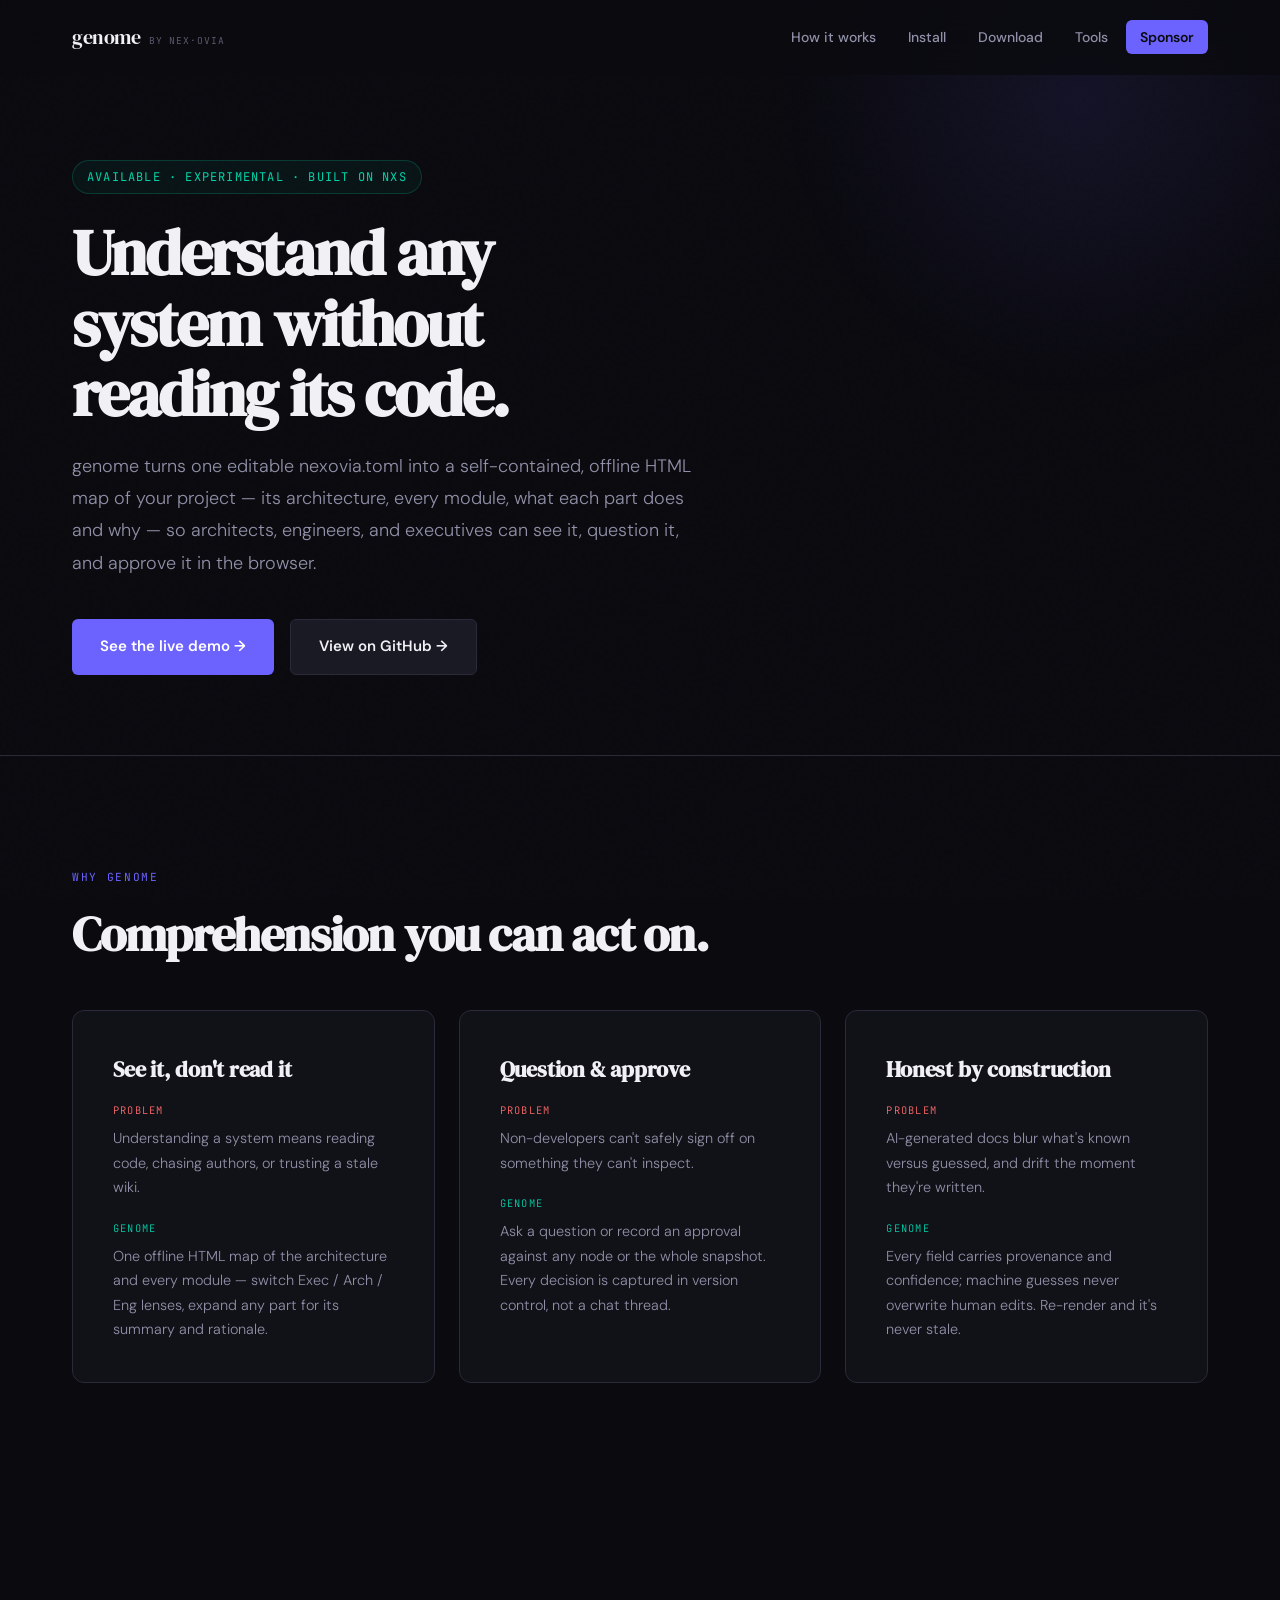
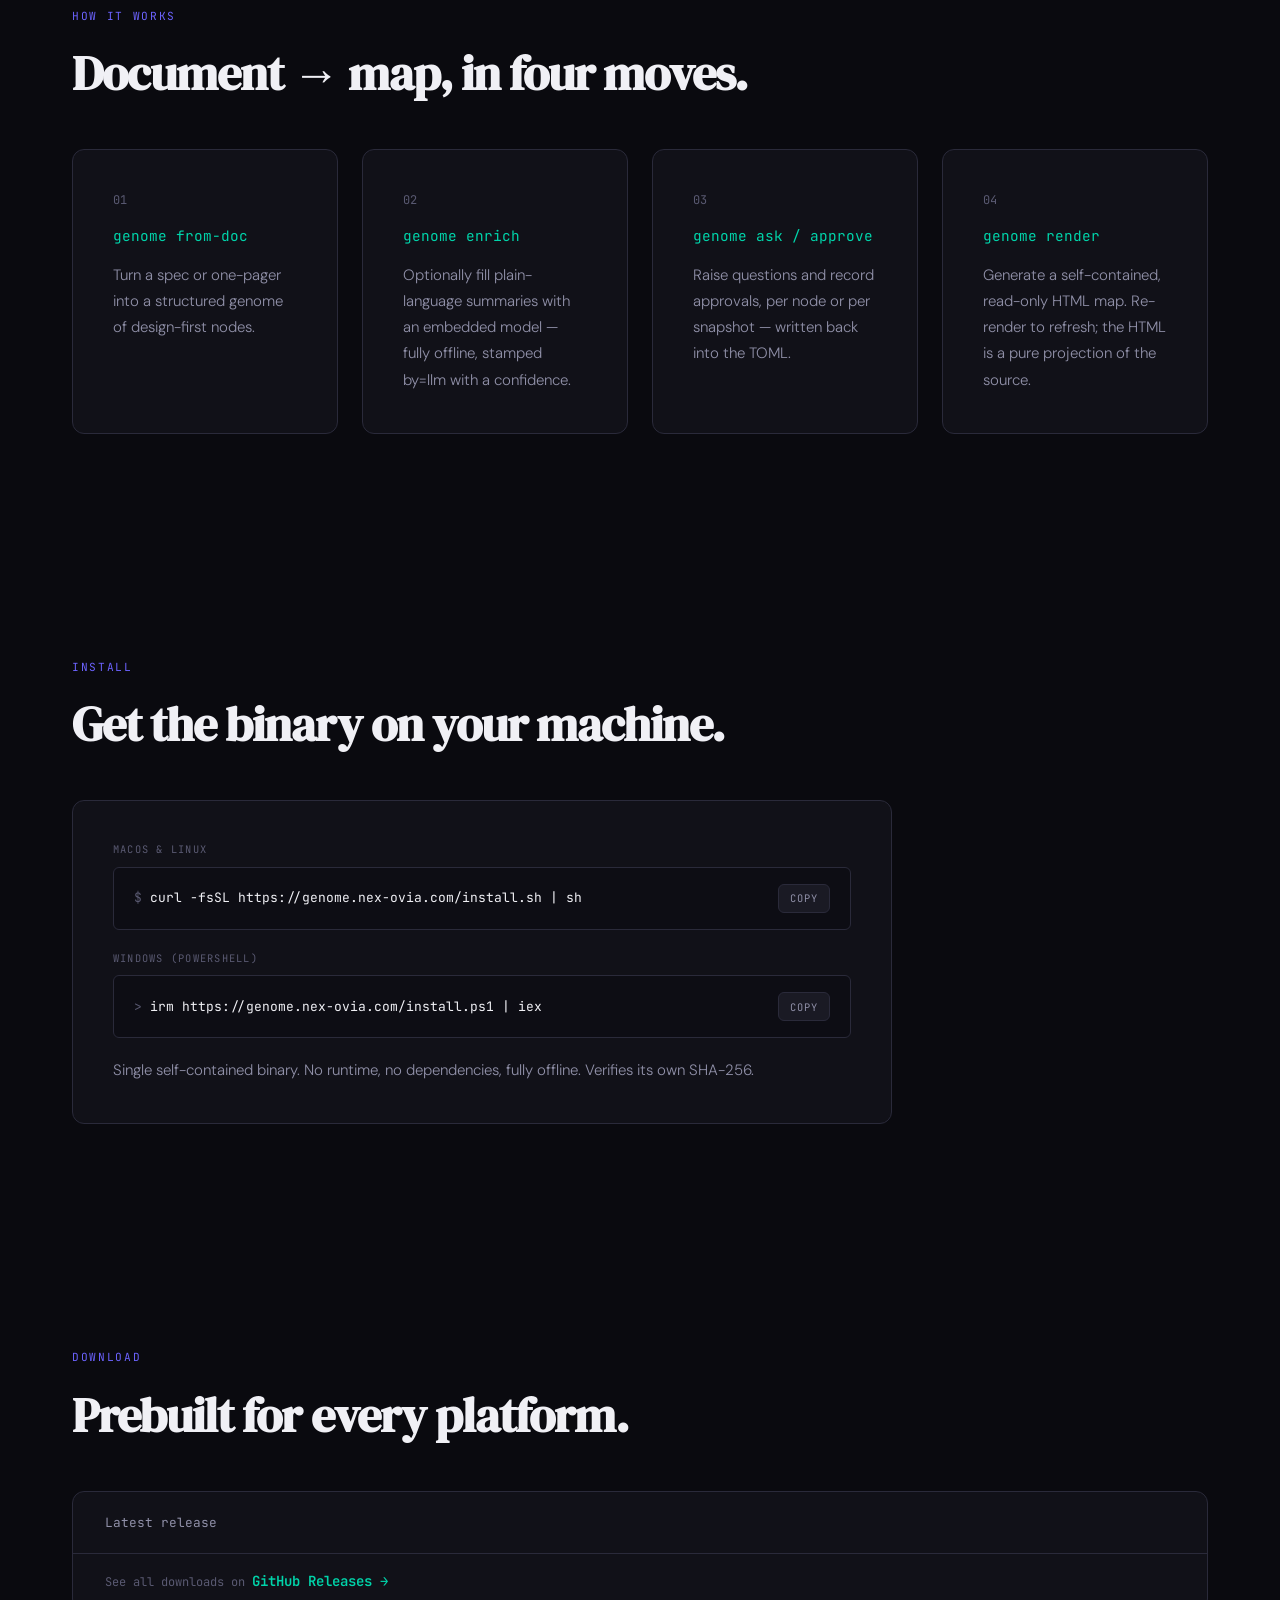
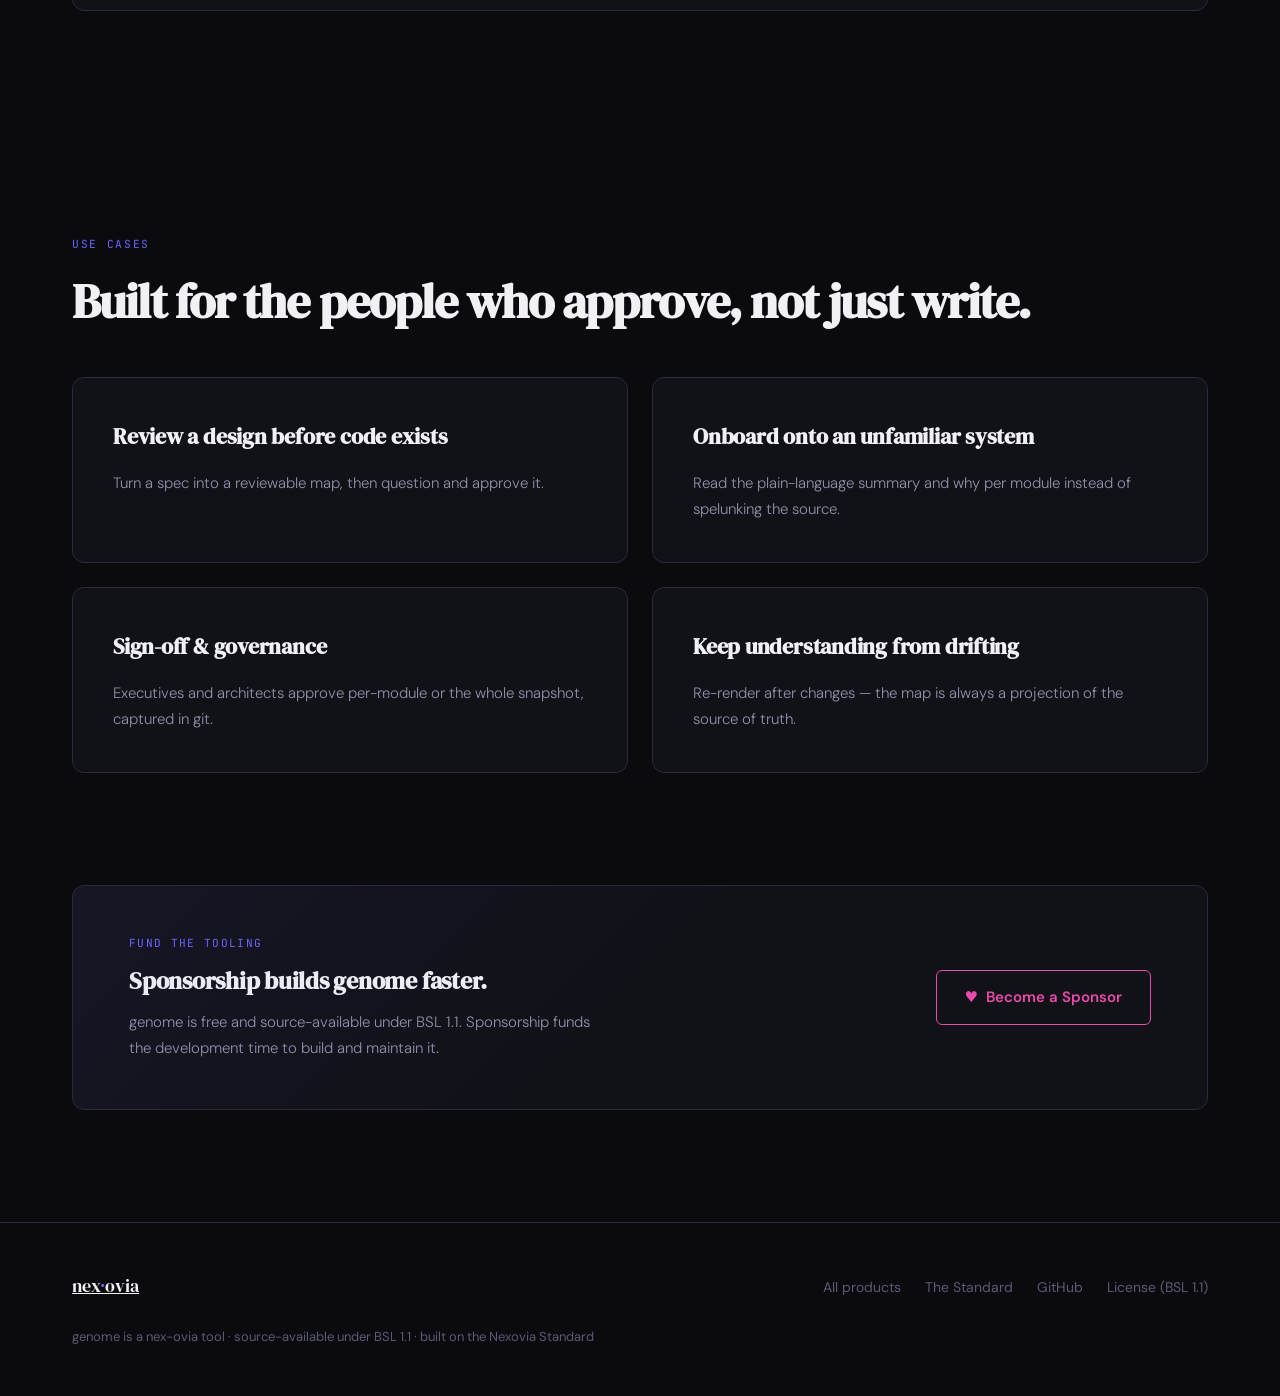
<file: site/index.html>
<!DOCTYPE html>
<html lang="en">
<head>
  <meta charset="UTF-8">
  <meta name="viewport" content="width=device-width, initial-scale=1.0">
  <title>genome — understand any system without reading its code</title>
  <meta name="description" content="genome turns one nexovia.toml into a self-contained, offline HTML map of your project so you can see it, question it, and approve it in the browser. A nex-ovia tool, built on the Nexovia Standard.">
  <link rel="preconnect" href="https://fonts.googleapis.com">
  <link rel="preconnect" href="https://fonts.gstatic.com" crossorigin>
  <link href="https://fonts.googleapis.com/css2?family=DM+Serif+Display:ital@0;1&family=DM+Sans:opsz,wght@9..40,300;9..40,400;9..40,500;9..40,600&family=JetBrains+Mono:wght@400;500&display=swap" rel="stylesheet">
  <link rel="stylesheet" href="styles.css">
  <!-- CLOUDFLARE_ANALYTICS -->
</head>
<body>
  <nav id="nav">
    <div class="container">
      <a href="/" class="nav-logo">genome<small>by nex·ovia</small></a>
      <ul class="nav-links" id="nav-links"></ul>
    </div>
  </nav>

  <main>
    <!-- Hero -->
    <header class="page-hero">
      <div class="page-hero-glow"></div>
      <div class="container">
        <div class="page-eyebrow animate-hero" id="hero-eyebrow"></div>
        <h1 class="animate-hero delay-1" id="hero-title"></h1>
        <p class="page-hero-sub animate-hero delay-1" id="hero-sub"></p>
        <div class="hero-actions animate-hero delay-2" id="hero-actions"></div>
      </div>
    </header>

    <!-- Value -->
    <section id="value">
      <div class="container">
        <div class="section-label reveal">Why genome</div>
        <h2 class="section-title reveal">Comprehension you can act on.</h2>
        <div class="grid grid-3" id="value-grid"></div>
      </div>
    </section>

    <!-- How it works -->
    <section id="how">
      <div class="container">
        <div class="section-label reveal">How it works</div>
        <h2 class="section-title reveal">Document &rarr; map, in four moves.</h2>
        <div class="grid grid-4" id="how-grid"></div>
      </div>
    </section>

    <!-- Install -->
    <section id="install">
      <div class="container">
        <div class="section-label reveal">Install</div>
        <h2 class="section-title reveal">Get the binary on your machine.</h2>
        <div class="card reveal" style="max-width:820px;">
          <div class="install-row">
            <div class="os">macOS &amp; Linux</div>
            <div class="code-block">
              <code><span class="prompt">$ </span><span id="install-unix"></span></code>
              <button class="copy-btn" data-copy="install-unix">Copy</button>
            </div>
          </div>
          <div class="install-row">
            <div class="os">Windows (PowerShell)</div>
            <div class="code-block">
              <code><span class="prompt">&gt; </span><span id="install-windows"></span></code>
              <button class="copy-btn" data-copy="install-windows">Copy</button>
            </div>
          </div>
          <p class="install-note" id="install-note"></p>
        </div>
      </div>
    </section>

    <!-- Download -->
    <section id="download">
      <div class="container">
        <div class="section-label reveal">Download</div>
        <h2 class="section-title reveal">Prebuilt for every platform.</h2>
        <div class="release-card reveal">
          <div class="release-head" id="release-head"></div>
          <div id="release-list"></div>
        </div>
      </div>
    </section>

    <!-- Use cases -->
    <section id="use">
      <div class="container">
        <div class="section-label reveal">Use cases</div>
        <h2 class="section-title reveal">Built for the people who approve, not just write.</h2>
        <div class="grid grid-2" id="use-grid"></div>
      </div>
    </section>

    <!-- Sponsor -->
    <section id="sponsor" style="padding-top:0;">
      <div class="container">
        <div class="sponsor-strip reveal">
          <div>
            <p class="sponsor-label" id="sponsor-label"></p>
            <h3 class="sponsor-title" id="sponsor-title"></h3>
            <p class="sponsor-body" id="sponsor-body"></p>
          </div>
          <a class="btn btn-sponsor" id="sponsor-cta" rel="noopener noreferrer" target="_blank"></a>
        </div>
      </div>
    </section>
  </main>

  <footer>
    <div class="container">
      <div class="footer-inner">
        <a href="https://www.nex-ovia.com" class="footer-logo">nex<span>·</span>ovia</a>
        <ul class="footer-links" id="footer-links"></ul>
      </div>
      <p class="footer-copy" id="footer-copy"></p>
    </div>
  </footer>

  <script src="site.js"></script>
</body>
</html>
</file>
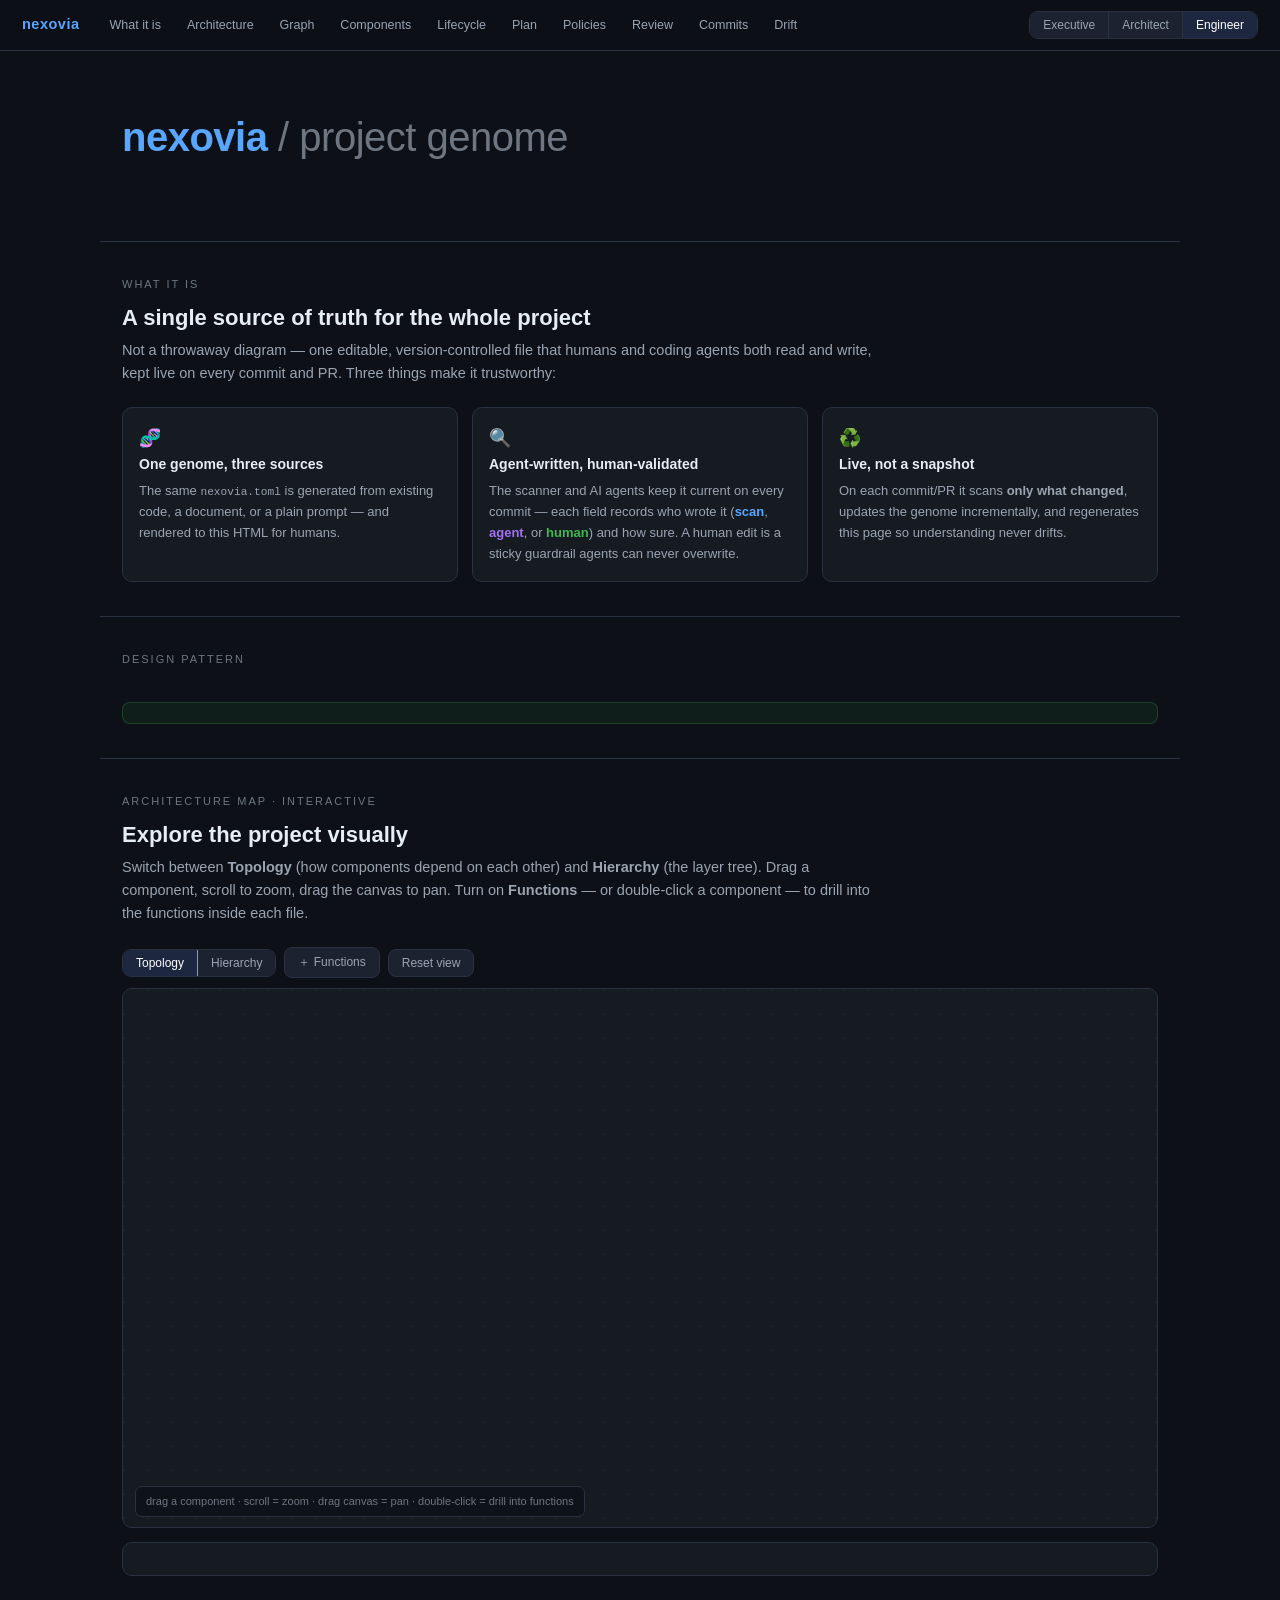
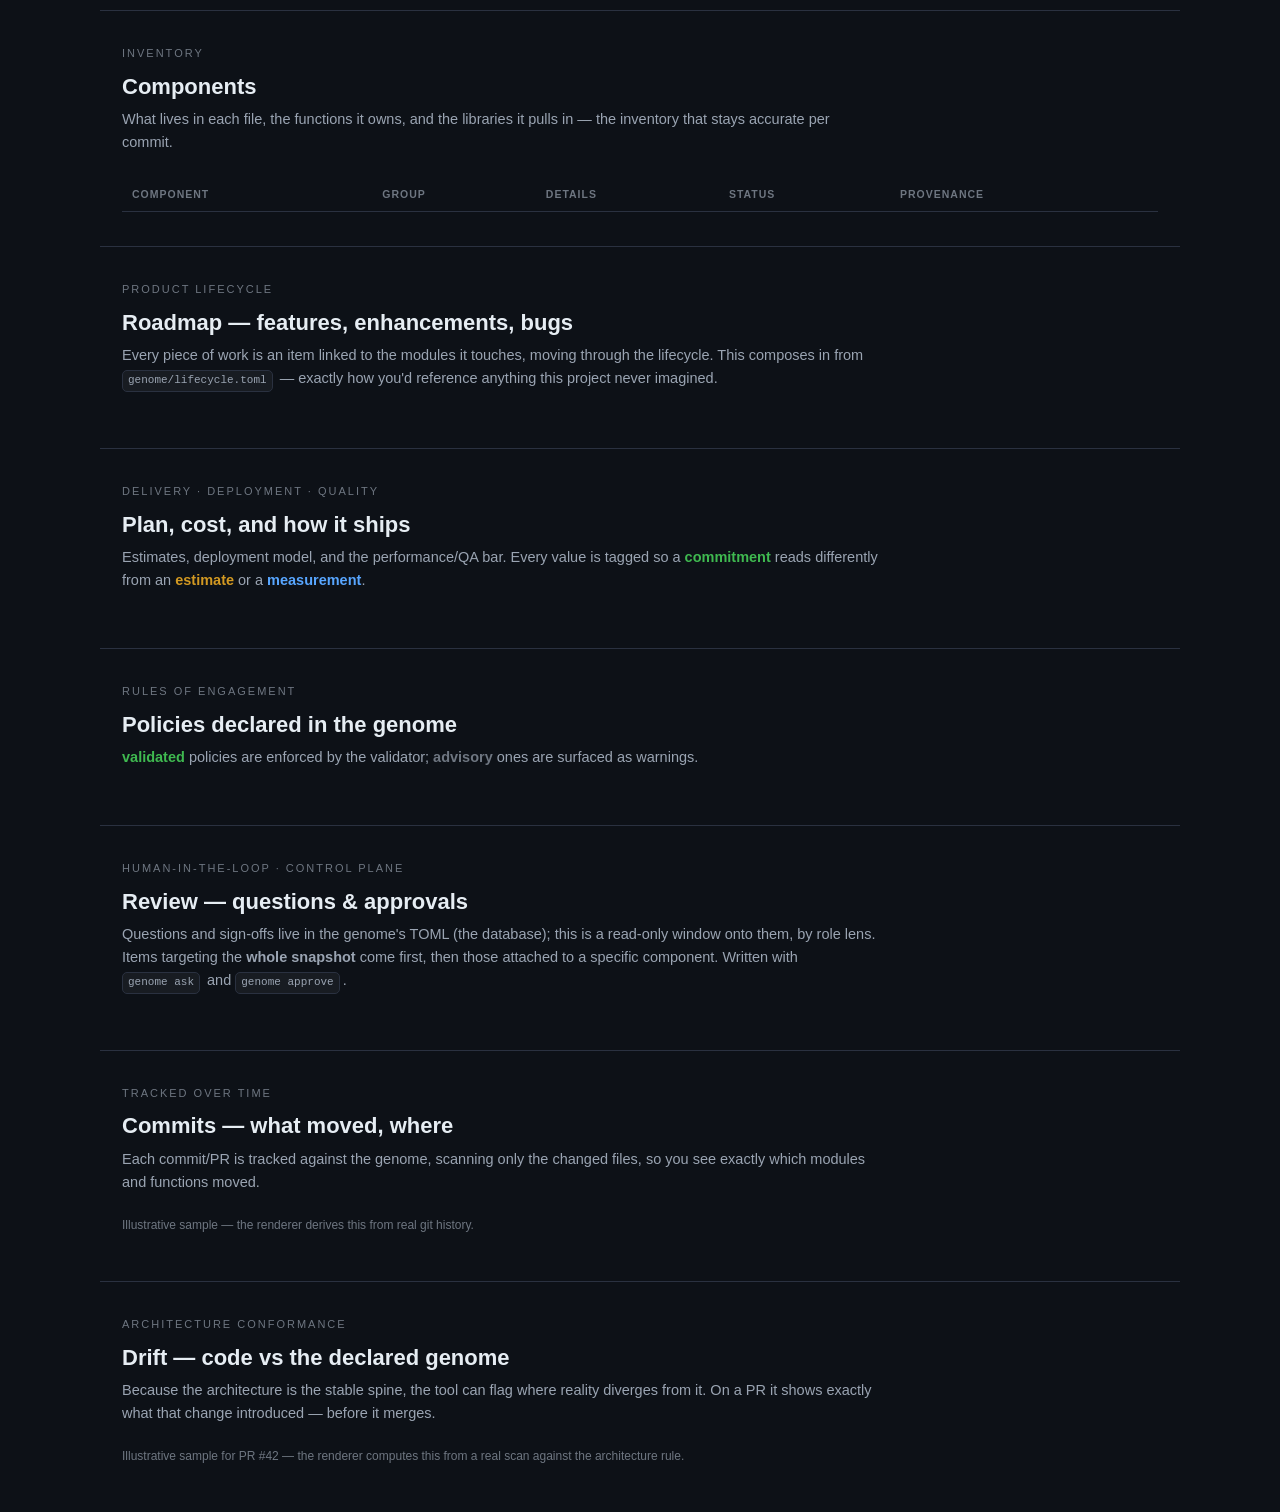
<file: assets/report.template.html>
<!DOCTYPE html>
<html lang="en">
<head>
<meta charset="utf-8">
<meta name="viewport" content="width=device-width, initial-scale=1">
<title>nexovia — project genome (mock)</title>
<!--
  HAND-BUILT VISUAL CONTRACT for nexovia v2 (Phase 0b).
  No tool produced this — it is the target the Rust renderer (render_html) must
  reproduce from v2/nexovia.toml in Phase 1. Self-contained, offline, no deps.
  The graph is a real interactive viewer: TOPOLOGY (force-directed, draggable)
  and HIERARCHY (tree) views, with per-file function/library drill-in.
  GENOME below is the parsed v2/nexovia.toml.
-->
<style>
  :root{
    --bg:#0d1117; --panel:#161b22; --panel2:#1c2230; --line:#2a3140; --ink:#e6edf3;
    --mut:#9aa4b2; --faint:#6e7681; --accent:#58a6ff;
    --human:#3fb950; --scan:#58a6ff; --llm:#d29922; --agent:#a371f7;
    --L-governance:#c9d1d9; --L-orchestration:#58a6ff; --L-execution:#3fb950;
    --L-persistence:#d29922; --L-surface:#a371f7;
  }
  *{box-sizing:border-box}
  html{scroll-behavior:smooth}
  body{margin:0;background:var(--bg);color:var(--ink);
    font:14.5px/1.6 -apple-system,BlinkMacSystemFont,"Segoe UI",Helvetica,Arial,sans-serif}
  code,.mono{font-family:ui-monospace,SFMono-Regular,Menlo,monospace;font-size:.86em}

  nav{position:sticky;top:0;z-index:20;display:flex;gap:6px;align-items:center;flex-wrap:wrap;
    padding:10px 22px;background:#0d1117ee;backdrop-filter:blur(8px);border-bottom:1px solid var(--line)}
  nav .brand{font-weight:800;letter-spacing:.5px;margin-right:14px}
  nav .brand b{color:var(--accent)}
  nav a{font-size:12.5px;color:var(--mut);text-decoration:none;padding:5px 10px;border-radius:7px}
  nav a:hover{color:var(--ink);background:#ffffff0d}

  section{max-width:1080px;margin:0 auto;padding:34px 22px;border-bottom:1px solid var(--line)}
  .eyebrow{font-size:11px;letter-spacing:2px;text-transform:uppercase;color:var(--faint);margin:0 0 6px}
  h2.sec{font-size:22px;margin:0 0 4px}
  .sublede{color:var(--mut);margin:0 0 22px;max-width:760px}

  .hero{padding-top:48px}
  .hero h1{font-size:40px;margin:0 0 6px;letter-spacing:-.5px}
  .hero h1 b{color:var(--accent)}
  .hero .tag{font-size:18px;max-width:780px;margin:0 0 16px}
  .hero .intent{color:var(--mut);max-width:840px;white-space:pre-line}
  .chips{display:flex;gap:8px;flex-wrap:wrap;margin:18px 0 0}
  .chip{font-size:11.5px;color:var(--mut);border:1px solid var(--line);border-radius:20px;padding:4px 11px}
  .chip.warn{border-color:var(--llm);color:var(--llm)}
  .chip.live{border-color:var(--human);color:var(--human)}

  .cards{display:grid;grid-template-columns:repeat(3,1fr);gap:14px}
  .card{background:var(--panel);border:1px solid var(--line);border-radius:10px;padding:16px}
  .card h3{margin:0 0 6px;font-size:14px}.card p{margin:0;color:var(--mut);font-size:13px}.card .ic{font-size:18px}

  .stack{display:flex;flex-direction:column;gap:8px}
  .layer{display:grid;grid-template-columns:160px 1fr 240px;gap:14px;align-items:center;
    background:var(--panel);border:1px solid var(--line);border-left:5px solid var(--lc,#888);border-radius:9px;padding:12px 14px}
  .layer .lname{font-weight:700}.layer .lname small{display:block;color:var(--faint);font-weight:400;font-size:11px;margin-top:2px}
  .layer .lrole{color:var(--mut);font-size:13px}.layer .lrole .hex{color:var(--ink)}
  .layer .lmods{display:flex;gap:6px;flex-wrap:wrap;justify-content:flex-end}
  .modtag{font-size:11px;border:1px solid var(--line);border-radius:6px;padding:2px 7px;color:var(--mut);cursor:pointer}
  .modtag:hover{color:var(--ink);border-color:var(--accent)}
  .ruleline{margin-top:12px;padding:10px 12px;background:#3fb95015;border:1px solid #3fb95040;border-radius:8px;font-size:13px}
  .ruleline b{color:var(--human)}
  .inh,.ovr{font-size:8px;letter-spacing:1px;text-transform:uppercase;border-radius:10px;padding:1px 6px;vertical-align:middle;margin-left:8px}
  .inh{color:var(--faint);border:1px solid var(--line)}
  .ovr{color:var(--agent);border:1px solid #a371f755;background:#a371f720}

  /* ===== interactive graph ===== */
  .gbar{display:flex;gap:8px;align-items:center;flex-wrap:wrap;margin-bottom:10px}
  .seg{display:flex;border:1px solid var(--line);border-radius:9px;overflow:hidden}
  .seg .gbtn{border:0;border-radius:0;border-right:1px solid var(--line)}.seg .gbtn:last-child{border-right:0}
  .gbtn{font-size:12px;padding:6px 13px;border:1px solid var(--line);border-radius:8px;background:var(--panel2);color:var(--mut);cursor:pointer}
  .gbtn.on{color:#fff;border-color:var(--accent);background:#1d2740}
  .gbtn:hover{color:var(--ink)}
  .gbar .grow{flex:1}
  .glegend{display:flex;gap:12px;flex-wrap:wrap;font-size:11px;color:var(--mut)}
  .glegend b{display:inline-block;width:9px;height:9px;border-radius:2px;margin-right:5px;vertical-align:middle}
  #graph-host{height:540px;position:relative;background:
    radial-gradient(circle at 1px 1px,#ffffff08 1px,transparent 0) 0 0/24px 24px,var(--panel);
    border:1px solid var(--line);border-radius:10px;overflow:hidden}
  #gsvg{width:100%;height:100%;display:block;cursor:grab;touch-action:none}
  #gsvg.grab{cursor:grabbing}
  .ghint{position:absolute;left:12px;bottom:10px;font-size:11px;color:var(--faint);
    background:#0d1117cc;border:1px solid var(--line);border-radius:7px;padding:6px 10px;pointer-events:none}
  .lnk{fill:none;stroke:var(--faint);opacity:.5}
  .lnk.dep{stroke-width:1.4}.lnk.tree{stroke-width:1.2;opacity:.4}.lnk.fn{stroke-width:1;opacity:.35;stroke-dasharray:3 3}
  .lnk.hot{stroke:var(--accent);opacity:1;stroke-width:2.2}
  .gn{cursor:pointer}
  .gn rect,.gn .chip-r{stroke-width:1.6}
  .gn.planned rect{stroke-dasharray:5 3}
  .gn:hover rect{filter:brightness(1.3)}
  .gn.sel rect{stroke:#fff;stroke-width:2.6}
  .gn.dim{opacity:.22}
  .gn .t{font-size:11px;font-weight:600;fill:var(--ink);pointer-events:none}
  .gn .s{font-size:8.5px;fill:var(--mut);pointer-events:none}
  .gn.fn .t{font-family:ui-monospace,Menlo,monospace;font-size:9.5px;fill:var(--ink)}
  .gn.layer .t,.gn.root .t{font-weight:700;fill:#fff}
  .gcap{fill:var(--faint);font-size:10px;letter-spacing:1px;text-transform:uppercase}

  .detail{margin-top:14px;background:var(--panel);border:1px solid var(--line);border-radius:10px;padding:16px}
  .detail .dt{font-size:17px;font-weight:700}.detail .dp{font-family:ui-monospace,Menlo,monospace;font-size:11px;color:var(--scan);margin-top:2px}
  .dgrid{display:grid;grid-template-columns:1fr 1fr;gap:14px;margin-top:12px}
  .pill{display:inline-block;font-size:10.5px;padding:2px 8px;border-radius:20px;border:1px solid var(--line);color:var(--mut);margin:3px 4px 0 0}
  .field{margin:0 0 12px;padding:10px 11px;background:var(--panel2);border:1px solid var(--line);border-radius:8px}
  .field .k{font-size:9.5px;letter-spacing:1px;text-transform:uppercase;color:var(--faint)}
  .field .v{margin-top:5px;font-size:12.5px}.field .v i{color:var(--faint)}
  .prov{display:inline-flex;align-items:center;gap:6px;font-size:10px;padding:2px 7px;border-radius:20px;margin-top:8px}
  .prov .dot{width:6px;height:6px;border-radius:50%;background:currentColor}
  .prov.human{background:#3fb95020;color:var(--human);border:1px solid #3fb95055}
  .prov.scan{background:#58a6ff20;color:var(--scan);border:1px solid #58a6ff55}
  .prov.llm{background:#d2992220;color:var(--llm);border:1px solid #d2992255}
  .conf{height:4px;border-radius:3px;background:#ffffff14;margin-top:6px;overflow:hidden}.conf>i{display:block;height:100%}
  .fn{font-family:ui-monospace,Menlo,monospace;font-size:11px;background:#ffffff0c;border:1px solid var(--line);border-radius:5px;padding:1px 5px;margin:2px 3px 0 0;display:inline-block;cursor:pointer}
  .lib{font-size:11px;color:var(--llm);margin:2px 6px 0 0;display:inline-block}

  table{width:100%;border-collapse:collapse;font-size:13px}
  th,td{text-align:left;padding:9px 10px;border-bottom:1px solid var(--line);vertical-align:top}
  th{font-size:10.5px;letter-spacing:1px;text-transform:uppercase;color:var(--faint);font-weight:600}
  td .ldot{display:inline-block;width:8px;height:8px;border-radius:2px;margin-right:7px;vertical-align:middle}
  td.path{font-family:ui-monospace,Menlo,monospace;font-size:11px;color:var(--scan)}

  .policy{background:var(--panel);border:1px solid var(--line);border-left:4px solid var(--accent);border-radius:9px;padding:14px 15px;margin:10px 0}
  .policy.advisory{border-left-color:var(--faint)}
  .policy .ph{display:flex;justify-content:space-between;align-items:center;gap:10px}
  .policy .pn{font-weight:700;text-transform:capitalize;font-size:14px}
  .policy .enf{font-size:9px;letter-spacing:1px;text-transform:uppercase;padding:2px 8px;border-radius:20px}
  .policy .enf.validated{background:#3fb95020;color:var(--human);border:1px solid #3fb95055}
  .policy .enf.advisory{background:#ffffff10;color:var(--faint);border:1px solid var(--line)}
  .policy .ps{margin-top:7px;font-size:13px}.policy .pw{margin-top:6px;font-size:12.5px;color:var(--mut)}

  .commit{display:grid;grid-template-columns:90px 1fr;gap:14px;padding:11px 0;border-bottom:1px solid var(--line)}
  .commit .hash{font-family:ui-monospace,Menlo,monospace;font-size:12px;color:var(--scan)}
  .commit .date{font-size:10.5px;color:var(--faint);margin-top:2px}.commit .msg{font-size:13.5px}
  .commit .touch{margin-top:5px}.commit .touch .pill{font-size:10px;cursor:pointer}
  .note{color:var(--faint);font-size:12px;margin-top:14px}

  /* completion strip (hero) */
  .completion{display:flex;gap:22px;flex-wrap:wrap;margin-top:20px}
  .meter{min-width:200px}
  .meter .ml{display:flex;justify-content:space-between;font-size:11px;color:var(--mut);margin-bottom:5px}
  .meter .ml b{color:var(--ink)}
  .meter .bar{height:7px;border-radius:5px;background:#ffffff12;overflow:hidden}
  .meter .bar > i{display:block;height:100%;border-radius:5px}

  /* lifecycle board */
  .board{display:grid;grid-template-columns:repeat(5,1fr);gap:10px;align-items:start}
  .col{background:var(--panel);border:1px solid var(--line);border-radius:9px;padding:10px;min-height:80px}
  .col h4{margin:0 0 9px;font-size:10px;letter-spacing:1px;text-transform:uppercase;color:var(--faint);display:flex;justify-content:space-between}
  .col h4 span{color:var(--ink);background:#ffffff12;border-radius:10px;padding:0 6px;font-size:10px}
  .item{background:var(--panel2);border:1px solid var(--line);border-left:3px solid var(--kc,#888);border-radius:7px;padding:8px 9px;margin-bottom:8px;cursor:pointer}
  .item:hover{border-color:var(--accent)}
  .item .it{font-size:12px;font-weight:600;line-height:1.35}
  .item .im{display:flex;gap:6px;flex-wrap:wrap;margin-top:6px;align-items:center}
  .kind{font-size:8.5px;letter-spacing:.5px;text-transform:uppercase;border-radius:10px;padding:1px 6px;border:1px solid var(--line);color:var(--mut)}
  .kind.feature{color:var(--scan);border:1px solid #58a6ff55;background:#58a6ff18}
  .kind.enhancement{color:var(--human);border:1px solid #3fb95055;background:#3fb95018}
  .kind.bug{color:#f85149;border:1px solid #f8514955;background:#f8514918}
  .kind.chore,.kind.spike{color:var(--mut);border:1px solid var(--line)}
  .prio{font-size:9px;color:var(--faint)}
  .item .mn{font-size:9.5px;color:var(--faint);font-family:ui-monospace,Menlo,monospace}

  /* drift */
  .drow{display:grid;grid-template-columns:26px 1fr auto;gap:12px;align-items:center;padding:11px 13px;background:var(--panel);border:1px solid var(--line);border-radius:9px;margin-bottom:9px}
  .drow.bad{border-left:3px solid #f85149}
  .drow.warn{border-left:3px solid var(--llm)}
  .drow.ok{border-left:3px solid var(--faint)}
  .drow .dic{font-size:16px;text-align:center}
  .drow .dmsg{font-size:13px}
  .drow .dmsg small{display:block;color:var(--faint);font-size:11px;margin-top:2px}
  .drow .dtag{font-size:9px;letter-spacing:1px;text-transform:uppercase;color:var(--mut);border:1px solid var(--line);border-radius:10px;padding:2px 8px;white-space:nowrap}
  @media(max-width:840px){.board{grid-template-columns:1fr 1fr}}

  @media(max-width:840px){.cards{grid-template-columns:1fr}.dgrid{grid-template-columns:1fr}
    .layer{grid-template-columns:1fr;gap:6px}.layer .lmods{justify-content:flex-start}}
  body.view-exec .t-arch, body.view-exec .t-eng{display:none!important}
  body.view-arch .t-eng{display:none!important}
  .exf{display:inline-block;margin:2px 8px 2px 0}.exf .exk{font-size:9px;letter-spacing:.5px;text-transform:uppercase;color:var(--faint);margin-right:5px}
  .planwrap{display:grid;grid-template-columns:repeat(auto-fit,minmax(300px,1fr));gap:14px;align-items:start}
  .panel{background:var(--panel);border:1px solid var(--line);border-radius:10px;padding:15px}
  .panel h3{margin:0 0 8px;font-size:13px}
  .panel .big{font-size:20px;font-weight:700}
  .panel .muted{color:var(--mut);font-size:12px}
  .panel .ps{color:var(--mut);font-size:12.5px;margin:8px 0}
  .panel .kv{font-size:12.5px;margin:7px 0;display:flex;gap:8px;flex-wrap:wrap;align-items:center}
  .panel .kv>span:first-child{color:var(--faint);min-width:118px}
  .panel .kv.gate{display:block}
  .mini{width:100%;border-collapse:collapse;margin-top:10px;font-size:12px}
  .mini td{padding:5px 6px;border-bottom:1px solid var(--line)}
</style>
</head>
<body>

<nav>
  <span class="brand"><b>nexovia</b></span>
  <a href="#overview">What it is</a><a href="#architecture">Architecture</a>
  <a href="#graph" class="t-arch">Graph</a><a href="#modules" id="nav_comp">Components</a>
  <a href="#lifecycle">Lifecycle</a><a href="#delivery">Plan</a><a href="#policies">Policies</a>
  <a href="#review">Review</a><a href="#commits">Commits</a><a href="#drift">Drift</a>
  <span style="flex:1"></span>
  <span class="seg"><button class="gbtn" id="v_exec" title="Purpose, status, % done, risks, owners">Executive</button><button class="gbtn" id="v_arch" title="All dependencies &amp; structure — no code">Architect</button><button class="gbtn on" id="v_eng" title="Everything incl. functions, libraries, paths">Engineer</button></span>
</nav>

<section class="hero" id="top">
  <div class="eyebrow" id="hero_eyebrow"></div>
  <h1><b>nexovia</b> <span style="color:var(--faint);font-weight:400">/ project genome</span></h1>
  <p class="tag" id="hero_tag"></p>
  <p class="intent" id="hero_intent"></p>
  <div class="chips" id="hero_chips"></div>
  <div class="completion" id="completion"></div>
</section>

<section id="overview">
  <div class="eyebrow">What it is</div>
  <h2 class="sec">A single source of truth for the whole project</h2>
  <p class="sublede">Not a throwaway diagram — one editable, version-controlled file that humans and coding agents both read and write, kept live on every commit and PR. Three things make it trustworthy:</p>
  <div class="cards">
    <div class="card"><div class="ic">🧬</div><h3>One genome, three sources</h3><p>The same <code>nexovia.toml</code> is generated from existing code, a document, or a plain prompt — and rendered to this HTML for humans.</p></div>
    <div class="card"><div class="ic">🔍</div><h3>Agent-written, human-validated</h3><p>The scanner and AI agents keep it current on every commit — each field records who wrote it (<b style="color:var(--scan)">scan</b>, <b style="color:var(--agent)">agent</b>, or <b style="color:var(--human)">human</b>) and how sure. A human edit is a sticky guardrail agents can never overwrite.</p></div>
    <div class="card"><div class="ic">♻️</div><h3>Live, not a snapshot</h3><p>On each commit/PR it scans <b>only what changed</b>, updates the genome incrementally, and regenerates this page so understanding never drifts.</p></div>
  </div>
</section>

<section id="architecture">
  <div class="eyebrow">Design pattern</div>
  <h2 class="sec" id="arch_title"></h2>
  <p class="sublede" id="arch_desc"></p>
  <div class="stack" id="stack"></div>
  <div class="ruleline" id="rule"></div>
</section>

<section id="graph" class="t-arch">
  <div class="eyebrow">Architecture map · interactive</div>
  <h2 class="sec">Explore the project visually</h2>
  <p class="sublede">Switch between <b>Topology</b> (how components depend on each other) and <b>Hierarchy</b> (the layer tree). Drag a component, scroll to zoom, drag the canvas to pan. Turn on <b>Functions</b> — or double-click a component — to drill into the functions inside each file.</p>
  <div class="gbar">
    <div class="seg">
      <button class="gbtn on" id="b_topology">Topology</button>
      <button class="gbtn" id="b_hierarchy">Hierarchy</button>
    </div>
    <button class="gbtn" id="b_funcs">＋ Functions</button>
    <button class="gbtn" id="b_reset">Reset view</button>
    <span class="grow"></span>
    <div class="glegend" id="glegend"></div>
  </div>
  <div id="graph-host">
    <svg id="gsvg"><g id="gview"></g></svg>
    <div class="ghint">drag a component · scroll = zoom · drag canvas = pan · double-click = drill into functions</div>
  </div>
  <div class="detail" id="detail"></div>
</section>

<section id="modules">
  <div class="eyebrow" id="mod_eyebrow">Inventory</div>
  <h2 class="sec" id="mod_h">Components</h2>
  <p class="sublede">What lives in each file, the functions it owns, and the libraries it pulls in — the inventory that stays accurate per commit.</p>
  <table id="modtable"><thead><tr><th id="th_one">Component</th><th id="th_grp">Group</th><th>Details</th><th>Status</th><th>Provenance</th></tr></thead><tbody></tbody></table>
</section>

<section id="lifecycle">
  <div class="eyebrow">Product lifecycle</div>
  <h2 class="sec">Roadmap — features, enhancements, bugs</h2>
  <p class="sublede">Every piece of work is an item linked to the modules it touches, moving through the lifecycle. This composes in from <span class="fn">genome/lifecycle.toml</span> — exactly how you'd reference anything this project never imagined.</p>
  <div class="board" id="board"></div>
</section>

<section id="delivery">
  <div class="eyebrow">Delivery · deployment · quality</div>
  <h2 class="sec">Plan, cost, and how it ships</h2>
  <p class="sublede">Estimates, deployment model, and the performance/QA bar. Every value is tagged so a <b style="color:var(--human)">commitment</b> reads differently from an <b style="color:var(--llm)">estimate</b> or a <b style="color:var(--scan)">measurement</b>.</p>
  <div class="planwrap" id="planwrap"></div>
</section>

<section id="policies">
  <div class="eyebrow">Rules of engagement</div>
  <h2 class="sec">Policies declared in the genome</h2>
  <p class="sublede"><b style="color:var(--human)">validated</b> policies are enforced by the validator; <b style="color:var(--faint)">advisory</b> ones are surfaced as warnings.</p>
  <div id="pols"></div>
</section>

<section id="review">
  <div class="eyebrow">Human-in-the-loop · control plane</div>
  <h2 class="sec">Review — questions &amp; approvals</h2>
  <p class="sublede">Questions and sign-offs live in the genome's TOML (the database); this is a read-only window onto them, by role lens. Items targeting the <b>whole snapshot</b> come first, then those attached to a specific component. Written with <span class="fn">genome ask</span> and <span class="fn">genome approve</span>.</p>
  <div id="review_view"></div>
</section>

<section id="commits">
  <div class="eyebrow">Tracked over time</div>
  <h2 class="sec">Commits — what moved, where</h2>
  <p class="sublede">Each commit/PR is tracked against the genome, scanning only the changed files, so you see exactly which modules and functions moved.</p>
  <div id="clog"></div>
  <p class="note">Illustrative sample — the renderer derives this from real git history.</p>
</section>

<section id="drift">
  <div class="eyebrow">Architecture conformance</div>
  <h2 class="sec">Drift — code vs the declared genome</h2>
  <p class="sublede">Because the architecture is the stable spine, the tool can flag where reality diverges from it. On a PR it shows exactly what that change introduced — before it merges.</p>
  <div id="driftview"></div>
  <p class="note">Illustrative sample for PR #42 — the renderer computes this from a real scan against the architecture rule.</p>
</section>

<script>
const GENOME = __GENOME_JSON__;

const SAMPLE_COMMITS = [
  {hash:"a1b2c3d", date:"2026-06-03", msg:"spec: author genome + mock (design-first)", components:["genome_model","render_html"], fns:["Genome","render"]},
  {hash:"e4f5a6b", date:"2026-06-04", msg:"feat(genome): model + stable-ordered io", components:["genome_model","genome_io"], fns:["read","write","to_toml_stable"]},
  {hash:"c7d8e9f", date:"2026-06-05", msg:"feat(ingest): deterministic scan + import edges", components:["ingest_scan"], fns:["scan","import_edges","file_symbols"]},
  {hash:"0a1b2c3", date:"2026-06-06", msg:"feat(track): incremental scan on commit/PR", components:["track","ingest_scan"], fns:["on_pr","changed_files","scan_changed"]},
  {hash:"4d5e6f7", date:"2026-06-07", msg:"feat(validate): hexagonal dependency rule as a gate", components:["validate"], fns:["enforce_policies","check_integrity"]},
];

const SAMPLE_DRIFT = {pr:42, rows:[
  {sev:"bad",  ic:"⛔", msg:"New link breaks the core-independent rule", sub:"genome_merge (execution) → genome_io (persistence) — the core must not depend on an adapter", tag:"rule violation"},
  {sev:"warn", ic:"❓", msg:"2 files in code are not declared in the genome", sub:"src/util/cache.rs · src/util/time.rs — scanned but absent from genome/nodes.toml", tag:"undeclared"},
  {sev:"ok",   ic:"○", msg:"9 declared nodes are still planned (not yet built)", sub:"expected for a design-first project — these flip to active as code lands", tag:"unbuilt"},
]};

const A=GENOME.architecture, P=GENOME.project, N=GENOME.components, L=GENOME.lifecycle;
const DOMVOCAB={
 software:{one:'Component',many:'Components',link:'Link',group:'Layer',struct:'Architecture',tech:['functions','libraries']},
 document:{one:'Section',many:'Sections',link:'Reference',group:'Part',struct:'Outline',tech:[]},
 database:{one:'Table',many:'Tables',link:'Relationship',group:'Schema',struct:'Schema',tech:['columns','indexes']},
 workflow:{one:'Step',many:'Steps',link:'Handoff',group:'Stage',struct:'Flow',tech:[]},
};
const DOM=DOMVOCAB[P.domain]||{one:'Component',many:'Components',link:'Link',group:'Group',struct:'Structure',tech:[]};
const COMMITS=GENOME.commits||SAMPLE_COMMITS, DRIFT=GENOME.drift||SAMPLE_DRIFT;
const DONE=new Set(['active','final','live','done','shipped','published']);
const CORE=new Set(['label','path','kind','layer','status','summary','why','tags','provenance','_src','_ov']);
const extraFields=n=>Object.entries(n).filter(([k,v])=>!CORE.has(k)&&v!=null&&!(Array.isArray(v)&&!v.length));
const detailChips=n=>extraFields(n).map(([k,v])=>{const tech=(DOM.tech||[]).includes(k)?' t-eng':'';const vals=Array.isArray(v)?v.map(x=>`<span class="fn">${x}</span>`).join(' '):`<span class="fn">${v}</span>`;return `<span class="exf${tech}"><span class="exk">${k.replace(/_/g,' ')}</span>${vals}</span>`;}).join(' ')||'<span style="color:var(--faint)">—</span>';
const css=v=>getComputedStyle(document.documentElement).getPropertyValue(v).trim();
const PALETTE=['#58a6ff','#3fb950','#d29922','#a371f7','#f0883e','#39c5cf','#db61a2','#c9d1d9'];
const layerColor=l=>{const v=css('--L-'+l); if(v) return v; const i=ORDER.indexOf(l); return PALETTE[(i<0?0:i)%PALETTE.length];};
const PROV_LABEL={human:"Human-authored",scan:"Scanned",llm:"LLM-inferred",agent:"Agent-written"};
const ORDER=Object.entries(A.layers).sort((a,b)=>a[1].order-b[1].order).map(([k])=>k);
const layerOrder=Object.fromEntries(Object.entries(A.layers).map(([k,v])=>[k,v.order]));
const modsByLayer={}; Object.entries(N).forEach(([id,n])=>(modsByLayer[n.layer] ??= []).push(id));

/* ---------- hero / architecture / table / policies / commits ---------- */
hero_eyebrow.textContent=`${P.domain||'project'} genome · ${P.source}-generated · live`;
hero_tag.textContent=P.summary; hero_intent.textContent=P.intent.trim();
hero_chips.innerHTML=`<span class="chip">schema ${P.schema}</span><span class="chip">${Object.keys(N).length} ${DOM.many.toLowerCase()}</span><span class="chip">${GENOME.links.length} ${DOM.link.toLowerCase()}s</span><span class="chip">${Object.keys(GENOME.policies).length} policies</span><span class="chip live">live · per commit/PR</span><span class="chip warn">status: ${P.status}</span>`;
arch_title.textContent=`${DOM.struct}${A.pattern&&A.pattern.toLowerCase()!==DOM.struct.toLowerCase()?" ("+A.pattern+")":""}${A.basis?" — "+A.basis.join(" + "):""}`;
arch_desc.innerHTML=A.description+(A.extends?`<br><span style="color:var(--faint)">Inherits structure from <a href="${A.extends}" target="_blank" style="color:var(--scan)">${A.extends.split('/').pop()}</a> — the pattern is declared, not imposed: the structure is declared, not imposed — extend a shared one, define your own, or use none.</span>`:'');
document.getElementById('stack').innerHTML=Object.entries(A.layers).sort((a,b)=>a[1].order-b[1].order)
  .map(([key,L])=>`<div class="layer" style="--lc:${layerColor(key)}"><div class="lname">${L.label}${L._src==='local'?'<span class="inh" style="color:var(--scan);border-color:#58a6ff55">local</span>':(L._ov&&L._ov.length)?`<span class="ovr" title="overridden locally: ${L._ov.join(', ')}">override</span>`:'<span class="inh">inherited</span>'}<small>${DOM.group.toLowerCase()} ${L.order}${L.twelve_factor?" · <span class=\"t-arch\">"+L.twelve_factor+"</span>":""}</small></div><div class="lrole">${L.role}${L.hexagonal?"<br><span class=\"hex t-arch\">⬡ "+L.hexagonal+"</span>":""}</div><div class="lmods">${(modsByLayer[key]||[]).map(id=>`<span class="modtag" onclick="goNode('${id}')">${N[id].label}</span>`).join('')||'—'}</div></div>`).join('');
{const r=document.getElementById('rule'); if(A.dependency_rule){r.classList.add('t-arch'); r.innerHTML=`<b>Dependency rule (${A.dependency_rule}):</b> the core never depends outward — outer ${DOM.many.toLowerCase()} reach inward; the validator enforces it.`;} else r.style.display='none';}
document.getElementById('glegend').innerHTML=ORDER.map(l=>`<span><b style="background:${layerColor(l)}"></b>${A.layers[l].label}</span>`).join('');
document.querySelector('#modtable tbody').innerHTML=Object.entries(N).sort((a,b)=>((layerOrder[a[1].layer]||0)-(layerOrder[b[1].layer]||0))).map(([id,n])=>`<tr><td><b>${n.label}</b>${n.path?`<div class="path t-eng">${n.path}</div>`:''}</td><td>${n.layer?`<span class="ldot" style="background:${layerColor(n.layer)}"></span>${A.layers[n.layer]?A.layers[n.layer].label:n.layer}`:'—'}</td><td>${detailChips(n)}</td><td><span class="pill">${n.status||'—'}</span></td><td>${provBadge(n.provenance?.summary)}</td></tr>`).join('');
{ const inc=GENOME.policy_includes||[];
  const incHtml = inc.length?`<div class="note" style="margin:0 0 12px">Inherited from shared, centrally-maintained sets: ${inc.map(f=>`<span class="fn">${f}</span>`).join(' ')}</div>`:'';
  const srcBadge=p=>({
    inherited:'<span class="inh">inherited</span>',
    override:`<span class="ovr" title="overridden locally: ${(p._ov||[]).join(', ')}">override</span>`,
    local:'<span class="inh" style="color:var(--scan);border-color:#58a6ff55">local</span>',
  }[p._src||'local']);
  document.getElementById('pols').innerHTML = incHtml + Object.entries(GENOME.policies).map(([name,p])=>`
    <div class="policy ${p.enforcement}">
      <div class="ph">
        <span class="pn">${name}${srcBadge(p)}${p.ref?` <a href="${p.ref}" target="_blank" style="color:var(--scan);font-weight:400;font-size:11px">↗ ref</a>`:''}</span>
        <span class="enf ${p.enforcement}">${p.enforcement}</span>
      </div>
      ${p.statement?`<div class="ps">${p.statement}</div>`:''}
      ${p.ref?`<div class="pw"><b style="color:var(--faint)">Source:</b> <a href="${p.ref}" target="_blank" style="color:var(--scan)">${p.ref}</a></div>`:''}
      ${p.why?`<div class="pw"><b style="color:var(--faint)">Why:</b> ${p.why}</div>`:''}
      <div style="margin-top:8px">${(p.scope||[]).map(s=>`<span class="pill">${s}</span>`).join('')}</div>
    </div>`).join('');
}
document.getElementById('clog').innerHTML=COMMITS.map(c=>`<div class="commit"><div><div class="hash">${c.hash}</div><div class="date">${c.date}</div></div><div><div class="msg">${c.msg}</div><div class="touch">${c.components.map(id=>`<span class="pill" style="border-color:${layerColor(N[id]?.layer)};color:${layerColor(N[id]?.layer)}" onclick="goNode('${id}')">${N[id]?.label||id}</span>`).join('')} ${c.fns.map(f=>`<span class="fn" style="margin-top:0">${f}</span>`).join(' ')}</div></div></div>`).join('');

// completion — designed (spec) / built (code) / shipped (lifecycle)
{ const tot=Object.keys(N).length;
  const built=Object.values(N).filter(n=>DONE.has(n.status)).length;
  const designed=Object.values(N).filter(n=>n.summary&&n.why&&n.provenance&&n.provenance.summary&&n.provenance.why).length;
  const shipped=L.filter(i=>i.status==='shipped').length;
  const meter=(lab,done,t,col)=>{const p=t?Math.round(done/t*100):0;return `<div class="meter"><div class="ml"><span>${lab}</span><b>${p}% · ${done}/${t}</b></div><div class="bar"><i style="width:${p}%;background:${col}"></i></div></div>`;};
  document.getElementById('completion').innerHTML=meter('Designed',designed,tot,'var(--human)')+meter('Built',built,tot,'var(--scan)')+meter('Shipped',shipped,L.length,'var(--llm)');
}

// lifecycle board
{ const STAGES=['proposed','planned','in_progress','shipped','deprecated'];
  const KC={feature:'#58a6ff',enhancement:'#3fb950',bug:'#f85149',chore:'#8b98a8',spike:'#8b98a8'};
  document.getElementById('board').innerHTML=STAGES.map(st=>{
    const items=L.filter(i=>i.status===st);
    return `<div class="col"><h4>${st.replace('_',' ')}<span>${items.length}</span></h4>${items.map(i=>`
      <div class="item" style="--kc:${KC[i.kind]||'#888'}" onclick="goNode('${(i.components||[])[0]||''}')">
        <div class="it">${i.title}</div>
        <div class="im"><span class="kind ${i.kind}">${i.kind}</span><span class="prio">${i.priority||''}</span></div>
        <div class="im">${(i.components||[]).map(id=>`<span class="mn">${N[id]?N[id].label:id}</span>`).join(' · ')}</div>
      </div>`).join('')||'<div style="color:var(--faint);font-size:11px">—</div>'}</div>`;
  }).join('');
}

// drift
document.getElementById('driftview').innerHTML=
  `<div class="note" style="margin:0 0 12px">Showing drift introduced by <b style="color:var(--ink)">PR #${DRIFT.pr}</b>.</div>`+
  DRIFT.rows.map(r=>`<div class="drow ${r.sev}"><div class="dic">${r.ic}</div><div class="dmsg">${r.msg}<small>${r.sub}</small></div><div class="dtag">${r.tag}</div></div>`).join('');

// Questions & approvals attached to a single node (shown in its detail panel).
function qaForNode(id){
  const QS=(GENOME.questions||[]).filter(q=>q.target===id), AP=(GENOME.approvals||[]).filter(a=>a.target===id);
  if(!QS.length&&!AP.length) return '';
  const rn={exec:'Executive',arch:'Architect',eng:'Engineer'};
  const dcol=d=>d==='approved'?'var(--human)':d==='rejected'?'#f85149':'var(--faint)';
  const items=AP.map(a=>`<span class="pill" style="border-color:${dcol(a.decision)};color:${dcol(a.decision)}">${rn[a.role]||a.role}: ${a.decision}</span>`)
    .concat(QS.map(q=>`<span class="pill" title="${(q.text||'').replace(/"/g,'&quot;')}">${rn[q.role]||q.role} asks${q.status==='answered'?' ✓':''}</span>`)).join(' ');
  return `<div class="field t-arch" style="margin-top:10px"><div class="k">Questions &amp; approvals</div><div class="v">${items}</div></div>`;
}
// review — questions & approvals (the human-in-the-loop control plane; TOML is the database)
{ const QS=GENOME.questions||[], AP=GENOME.approvals||[];
  const rn={exec:'Executive',arch:'Architect',eng:'Engineer'};
  const dcol=d=>d==='approved'?'var(--human)':d==='rejected'?'#f85149':'var(--faint)';
  const decPill=d=>`<span class="pill" style="border-color:${dcol(d)};color:${dcol(d)}">${d}</span>`;
  const qH=q=>`<div class="field"><div class="k">${rn[q.role]||q.role} asks${q.status==='answered'?' · answered':''}</div><div class="v">${q.text||''}${q.answer?`<div class="pw" style="margin-top:6px"><b style="color:var(--faint)">Answer:</b> ${q.answer}</div>`:''}</div></div>`;
  const aH=a=>`<div class="field"><div class="k">${rn[a.role]||a.role} · sign-off</div><div class="v">${decPill(a.decision)}${a.note?` ${a.note}`:''}</div></div>`;
  const targets=[...new Set([...QS.map(q=>q.target),...AP.map(a=>a.target)])].sort((x,y)=>x==='*'?-1:y==='*'?1:0);
  const blocks=targets.map(t=>{
    const qs=QS.filter(q=>q.target===t), as=AP.filter(a=>a.target===t);
    const head=t==='*'?'Whole snapshot':`<span class="modtag" onclick="goNode('${t}')">${N[t]?N[t].label:t}</span>`;
    return `<div class="policy"><div class="ph"><span class="pn">${head}</span><span class="enf">${qs.length} question${qs.length!==1?'s':''} · ${as.length} sign-off${as.length!==1?'s':''}</span></div>${as.map(aH).join('')}${qs.map(qH).join('')}</div>`;
  }).join('');
  document.getElementById('review_view').innerHTML = (QS.length||AP.length)? blocks
    : '<div class="note">No questions or approvals yet — add them with <span class="fn">genome ask</span> / <span class="fn">genome approve</span>.</div>';
}
function provBadge(p){const by=p?.by||'human',conf=p?.confidence??1,col=`var(--${by})`;const meta=(by==='llm'||by==='scan')?` · ${Math.round(conf*100)}%`:'';return `<span class="prov ${by}"><span class="dot"></span>${PROV_LABEL[by]}${meta}</span>`+((by==='llm'||by==='scan')?`<div class="conf"><i style="width:${conf*100}%;background:${col}"></i></div>`:'');}
function field(k,v,prov){return `<div class="field"><div class="k">${k}</div><div class="v">${v||'<i>— empty, awaiting enrichment —</i>'}</div>${provBadge(prov)}</div>`;}
function showDetail(id){
  const n=N[id];if(!n)return;const c=layerColor(n.layer);
  const rel=GENOME.links.filter(e=>e.from===id||e.to===id).map(e=>e.from===id?`→ ${e.relation} <b>${N[e.to].label}</b>`:`← ${N[e.from].label} ${e.relation}`).map(s=>`<div class="pill">${s}</div>`).join('');
  detail.innerHTML=`<div class="dt">${n.label}</div>${n.path?`<div class="dp t-eng">${n.path}</div>`:''}<div style="margin:7px 0"><span class="pill" style="border-color:${c};color:${c}">${n.layer&&A.layers[n.layer]?A.layers[n.layer].label:(n.layer||DOM.one)}</span>${n.kind?`<span class="pill">${n.kind}</span>`:''}<span class="pill">${n.status||''}</span></div><div class="dgrid"><div>${field('Summary',n.summary,n.provenance?.summary)}${field('Why',n.why,n.provenance?.why)}</div><div>${extraFields(n).map(([k,v])=>{const tech=(DOM.tech||[]).includes(k)?' t-eng':'';const vals=Array.isArray(v)?v.map(x=>`<span class="fn">${x}</span>`).join(' '):v;return `<div class="field${tech}"><div class="k">${k.replace(/_/g,' ')}</div><div class="v">${vals}</div></div>`;}).join('')}<div class="field t-arch"><div class="k">Dependencies &amp; ${DOM.link.toLowerCase()}s</div><div class="v">${rel}</div></div></div></div>`;
  detail.innerHTML+=qaForNode(id);
}

/* ====================== INTERACTIVE GRAPH ====================== */
const GV = {
  mode:'topology', expand:new Set(), sel:null,
  t:{x:0,y:0,k:1}, components:[], links:[], map:{}, pos:{}, ticks:0, raf:null,
  W:0, H:540,
  build(){
    const ns=[], ls=[], map={};
    const add=n=>{ if(GV.pos[n.id]){n.x=GV.pos[n.id].x;n.y=GV.pos[n.id].y;} ns.push(n); map[n.id]=n; return n; };
    if(GV.mode==='hierarchy'){
      const root=add({id:'__root',type:'root',label:P.name});
      ORDER.forEach(l=>{ const mods=modsByLayer[l]; if(!mods||!mods.length)return;
        const ln=add({id:'__L_'+l,type:'layer',layer:l,label:A.layers[l].label});
        ls.push({s:'__root',t:ln.id,kind:'tree'});
        mods.forEach(mid=>{ const mn=add({id:mid,type:'module',...N[mid]}); ls.push({s:ln.id,t:mid,kind:'tree'});
          if(GV.expand.has(mid)) N[mid].functions.forEach(fn=>{ add({id:mid+'#'+fn,type:'fn',layer:N[mid].layer,label:fn,parentId:mid}); ls.push({s:mid,t:mid+'#'+fn,kind:'fn'}); });
        });
      });
    } else {
      Object.keys(N).forEach(mid=>add({id:mid,type:'module',...N[mid]}));
      GENOME.links.forEach(e=>ls.push({s:e.from,t:e.to,kind:'dep',relation:e.relation}));
      Object.keys(N).forEach(mid=>{ if(GV.expand.has(mid)) N[mid].functions.forEach(fn=>{ add({id:mid+'#'+fn,type:'fn',layer:N[mid].layer,label:fn,parentId:mid}); ls.push({s:mid,t:mid+'#'+fn,kind:'fn'}); }); });
    }
    GV.nodes=ns; GV.links=ls; GV.map=map;
    // init any missing positions
    ns.forEach(n=>{ if(n.x==null){ const ci=ORDER.indexOf(n.layer); n.x=140+(ci<0?2:ci)*210+(Math.random()*40-20); n.y=120+(Math.random()*260); } n.vx=n.vx||0; n.vy=n.vy||0; });
    if(GV.mode==='hierarchy'){ GV.layoutTree(); GV.ticks=0; } else { GV.ticks=240; GV.run(); }
    GV.savePos();
  },
  layoutTree(){
    const vGap=120, hGap=92; let leaf=0;
    const place=(id,depth)=>{ const n=GV.map[id]; n.depth=depth;
      const kids=GV.links.filter(l=>l.s===id).map(l=>l.t);
      if(kids.length){ kids.forEach(k=>place(k,depth+1)); n.x=(GV.map[kids[0]].x+GV.map[kids[kids.length-1]].x)/2; }
      else { n.x=leaf*hGap; leaf++; }
      n.y=depth*vGap+40;
    };
    place('__root',0);
    GV.savePos();
  },
  run(){ cancelAnimationFrame(GV.raf); const loop=()=>{ if(GV.ticks>0){ GV.sim(); GV.draw(); GV.ticks--; GV.raf=requestAnimationFrame(loop);} }; GV.raf=requestAnimationFrame(loop); },
  sim(){
    const ns=GV.nodes, CY=GV.H/2;
    for(let i=0;i<ns.length;i++)for(let j=i+1;j<ns.length;j++){ const a=ns[i],b=ns[j];
      let dx=a.x-b.x,dy=a.y-b.y,d2=dx*dx+dy*dy||0.01,d=Math.sqrt(d2),rep=(a.type==='fn'||b.type==='fn'?900:2600)/d2,fx=dx/d*rep,fy=dy/d*rep;
      a.vx+=fx;a.vy+=fy;b.vx-=fx;b.vy-=fy; }
    GV.links.forEach(l=>{ const a=GV.map[l.s],b=GV.map[l.t]; if(!a||!b)return;
      const L=l.kind==='fn'?64:155; let dx=b.x-a.x,dy=b.y-a.y,d=Math.hypot(dx,dy)||0.01,f=(d-L)*0.04,fx=dx/d*f,fy=dy/d*f;
      a.vx+=fx;a.vy+=fy;b.vx-=fx;b.vy-=fy; });
    ns.forEach(n=>{ if(n.type==='module'){ const ci=ORDER.indexOf(n.layer); n.vx+=(140+ci*210 - n.x)*0.018; } n.vy+=(CY-n.y)*0.004;
      if(n.pin)return; n.x+=Math.max(-12,Math.min(12,n.vx)); n.y+=Math.max(-12,Math.min(12,n.vy)); n.vx*=0.8; n.vy*=0.8; });
    GV.savePos();
  },
  savePos(){ GV.nodes.forEach(n=>GV.pos[n.id]={x:n.x,y:n.y}); },
  fit(){ const xs=GV.nodes.map(n=>n.x),ys=GV.nodes.map(n=>n.y); if(!xs.length)return;
    const minx=Math.min(...xs)-90,maxx=Math.max(...xs)+90,miny=Math.min(...ys)-50,maxy=Math.max(...ys)+60;
    const host=document.getElementById('graph-host'),w=host.clientWidth,h=host.clientHeight;
    const k=Math.min(w/(maxx-minx),h/(maxy-miny),1.4); GV.t.k=k; GV.t.x=(w-(minx+maxx)*k)/2; GV.t.y=(h-(miny+maxy)*k)/2; GV.draw(); },
  draw(){
    const v=document.getElementById('gview'); v.setAttribute('transform',`translate(${GV.t.x},${GV.t.y}) scale(${GV.t.k})`);
    const sel=GV.sel, conn=new Set(); if(sel){ conn.add(sel); GV.links.forEach(l=>{ if(l.s===sel)conn.add(l.t); if(l.t===sel)conn.add(l.s); }); }
    let h='';
    GV.links.forEach(l=>{ const a=GV.map[l.s],b=GV.map[l.t]; if(!a||!b)return;
      const hot=sel&&(l.s===sel||l.t===sel); const mx=(a.x+b.x)/2;
      const d=GV.mode==='hierarchy'?`M${a.x} ${a.y+14} C ${a.x} ${(a.y+b.y)/2}, ${b.x} ${(a.y+b.y)/2}, ${b.x} ${b.y-14}`:`M${a.x} ${a.y} C ${mx} ${a.y}, ${mx} ${b.y}, ${b.x} ${b.y}`;
      h+=`<path class="lnk ${l.kind}${hot?' hot':''}" d="${d}"/>`; });
    GV.nodes.forEach(n=>{ const c=n.layer?layerColor(n.layer):'#8b98a8'; const dim=sel&&!conn.has(n.id)?' dim':''; const isSel=n.id===sel?' sel':'';
      if(n.type==='fn'){ const w=Math.max(38,n.label.length*6.2+14);
        h+=`<g class="gn fn${dim}" data-id="${n.id}" data-parent="${n.parentId}" transform="translate(${n.x},${n.y})"><rect x="${-w/2}" y="-11" width="${w}" height="22" rx="11" fill="${c}1a" stroke="${c}99"/><text class="t" x="0" y="3.5" text-anchor="middle">${n.label}</text></g>`;
      } else if(n.type==='layer'){ const w=Math.max(96,n.label.length*8+24);
        h+=`<g class="gn layer" data-id="${n.id}" transform="translate(${n.x},${n.y})"><rect x="${-w/2}" y="-14" width="${w}" height="28" rx="14" fill="${c}33" stroke="${c}"/><text class="t" x="0" y="4" text-anchor="middle">${n.label}</text></g>`;
      } else if(n.type==='root'){ const w=Math.max(90,n.label.length*9+24);
        h+=`<g class="gn root" data-id="${n.id}" transform="translate(${n.x},${n.y})"><rect x="${-w/2}" y="-16" width="${w}" height="32" rx="9" fill="#1d2740" stroke="${css('--accent')}"/><text class="t" x="0" y="5" text-anchor="middle">${n.label}</text></g>`;
      } else { const w=156,hh=46;
        h+=`<g class="gn module ${n.status==='planned'?'planned':''}${dim}${isSel}" data-id="${n.id}" transform="translate(${n.x},${n.y})"><rect x="${-w/2}" y="${-hh/2}" width="${w}" height="${hh}" rx="8" fill="${c}22" stroke="${c}"/><text class="t" x="${-w/2+11}" y="-2">${n.label}</text><text class="s" x="${-w/2+11}" y="13">${n.path||n.kind||''}</text></g>`;
      }
    });
    v.innerHTML=h;
  }
};
const gsvg=document.getElementById('gsvg');
GV.W=document.getElementById('graph-host').clientWidth;

// interactions
let drag=null;
gsvg.addEventListener('pointerdown',ev=>{ const g=ev.target.closest('.gn'); const pt=svgPt(ev);
  if(g && g.classList.contains('module')){ const n=GV.map[g.dataset.id]; drag={node:n,ox:pt.x-n.x,oy:pt.y-n.y}; n.pin=true; gsvg.setPointerCapture(ev.pointerId); }
  else if(g && g.classList.contains('fn')){ /* handled on click */ }
  else { drag={pan:true,sx:ev.clientX,sy:ev.clientY,tx:GV.t.x,ty:GV.t.y}; gsvg.classList.add('grab'); }
});
gsvg.addEventListener('pointermove',ev=>{ if(!drag)return;
  if(drag.pan){ GV.t.x=drag.tx+(ev.clientX-drag.sx); GV.t.y=drag.ty+(ev.clientY-drag.sy); GV.draw(); }
  else { const pt=svgPt(ev); drag.node.x=pt.x-drag.ox; drag.node.y=pt.y-drag.oy; GV.savePos(); GV.draw(); }
});
gsvg.addEventListener('pointerup',ev=>{ if(drag&&drag.node){ drag.node.pin=false; if(GV.mode==='topology'){GV.ticks=80;GV.run();} } drag=null; gsvg.classList.remove('grab'); });
gsvg.addEventListener('click',ev=>{ const g=ev.target.closest('.gn'); if(!g)return;
  const id=g.dataset.id;
  if(g.classList.contains('fn')){ GV.sel=g.dataset.parent; showDetail(g.dataset.parent); GV.draw(); return; }
  if(g.classList.contains('module')){ GV.sel=id; showDetail(id); GV.draw(); }
});
gsvg.addEventListener('dblclick',ev=>{ const g=ev.target.closest('.gn'); if(!g||!g.classList.contains('module'))return;
  const id=g.dataset.id; if(GV.expand.has(id))GV.expand.delete(id); else GV.expand.add(id); GV.build(); GV.draw(); });
gsvg.addEventListener('wheel',ev=>{ ev.preventDefault(); const r=gsvg.getBoundingClientRect(); const px=ev.clientX-r.left,py=ev.clientY-r.top; const f=ev.deltaY<0?1.12:0.89;
  const k2=Math.max(0.3,Math.min(2.6,GV.t.k*f)); const wx=(px-GV.t.x)/GV.t.k, wy=(py-GV.t.y)/GV.t.k;
  GV.t.k=k2; GV.t.x=px-wx*k2; GV.t.y=py-wy*k2; GV.draw(); },{passive:false});
function svgPt(ev){ const r=gsvg.getBoundingClientRect(); return {x:(ev.clientX-r.left-GV.t.x)/GV.t.k, y:(ev.clientY-r.top-GV.t.y)/GV.t.k}; }

function setMode(m){ GV.mode=m; b_topology.classList.toggle('on',m==='topology'); b_hierarchy.classList.toggle('on',m==='hierarchy');
  GV.pos={}; GV.build(); GV.fit(); }
b_topology.onclick=()=>setMode('topology');
b_hierarchy.onclick=()=>setMode('hierarchy');
b_funcs.onclick=()=>{ const allOn=Object.keys(N).every(id=>GV.expand.has(id)); GV.expand=allOn?new Set():new Set(Object.keys(N));
  b_funcs.classList.toggle('on',!allOn); GV.pos={}; GV.build(); GV.fit(); };
b_reset.onclick=()=>{ GV.pos={}; GV.build(); GV.fit(); };
function goNode(id,expand){ document.getElementById('graph').scrollIntoView({block:'start'}); if(expand){GV.expand.add(id);GV.build();}
  GV.sel=id; showDetail(id); GV.draw(); }

// boot graph
(function(){
  const D=GENOME.delivery, DP=GENOME.deployment, Q=GENOME.quality, sec=document.getElementById('delivery');
  const has=o=>o&&Object.keys(o).length;
  if(!has(D)&&!has(DP)&&!has(Q)){ if(sec) sec.style.display='none'; return; }
  const money=(n,c)=>`${c||'$'} ${Math.round(n).toLocaleString()}`;
  const trust=(by,conf)=> by==='human'?'<span class="prov human"><span class="dot"></span>commitment</span>'
    : by==='measured'?'<span class="prov scan"><span class="dot"></span>measured</span>'
    : `<span class="prov llm"><span class="dot"></span>estimate · ${Math.round((conf||0.5)*100)}%</span>`;
  let html='';
  if(has(D)&&(D.estimates||[]).length){
    const hrs=D.estimates.reduce((s,e)=>s+(e.hours||0),0), cost=hrs*(D.blended_rate||0);
    html+=`<div class="panel"><h3>Delivery & cost</h3><div class="big">${hrs} hrs · ${money(cost,D.currency)}</div>`+
      `<div class="muted">${(D.team||[]).join(' · ')} @ ${D.currency||'$'}${D.blended_rate}/hr</div>`+
      `<table class="mini">${D.estimates.map(e=>`<tr><td>${e.title||e.item}</td><td>${e.hours}h</td><td>${money(e.hours*(D.blended_rate||0),D.currency)}</td><td>${trust(e.by,e.confidence)}</td></tr>`).join('')}</table></div>`;
  }
  if(has(DP)){
    html+=`<div class="panel"><h3>Deployment</h3><div class="big">${DP.type||''}</div><div class="muted">${DP.model||''}</div><p class="ps">${DP.summary||''}</p>`+
      (DP.targets?`<div class="kv"><span>Targets</span> ${DP.targets.map(x=>`<span class="pill">${x}</span>`).join('')}</div>`:'')+
      (DP.artifacts?`<div class="kv"><span>Artifacts</span> ${DP.artifacts.map(x=>`<span class="fn">${x}</span>`).join(' ')}</div>`:'')+
      (DP.runtime?`<div class="kv"><span>Runtime</span> ${DP.runtime}</div>`:'')+
      `<div style="margin-top:8px">${trust(DP.provenance?DP.provenance.by:'human',DP.provenance?DP.provenance.confidence:1)}</div></div>`;
  }
  if(has(Q)){
    html+=`<div class="panel"><h3>Quality — budgets & gates</h3>`+
      (Q.budgets||[]).map(b=>`<div class="kv"><span>${b.metric}</span> <b>${b.target}</b> <span class="muted">now: ${b.current||'—'}</span> ${trust(b.by,b.confidence)}</div>`).join('')+
      `<div class="t-arch" style="margin-top:8px">`+(Q.gates||[]).map(g=>`<div class="kv gate"><span class="pill">${g.status||'planned'}</span> <b>${g.name}</b><br><span class="muted">${g.rule}</span></div>`).join('')+`</div></div>`;
  }
  document.getElementById('planwrap').innerHTML=html;
})();
nav_comp.textContent=DOM.many; mod_h.textContent=DOM.many; th_one.textContent=DOM.one; th_grp.textContent=DOM.group;
function setView(v){document.body.className='view-'+v; v_exec.classList.toggle('on',v==='exec'); v_arch.classList.toggle('on',v==='arch'); v_eng.classList.toggle('on',v==='eng');}
v_exec.onclick=()=>setView('exec'); v_arch.onclick=()=>setView('arch'); v_eng.onclick=()=>setView('eng');
setView((P.domain==='document'||P.domain==='workflow')?'exec':'arch');
GV.build(); GV.fit(); {const f0=Object.keys(N)[0]; GV.sel=f0; showDetail(f0);} GV.draw();
window.addEventListener('resize',()=>GV.draw());
</script>
</body>
</html>
</file>
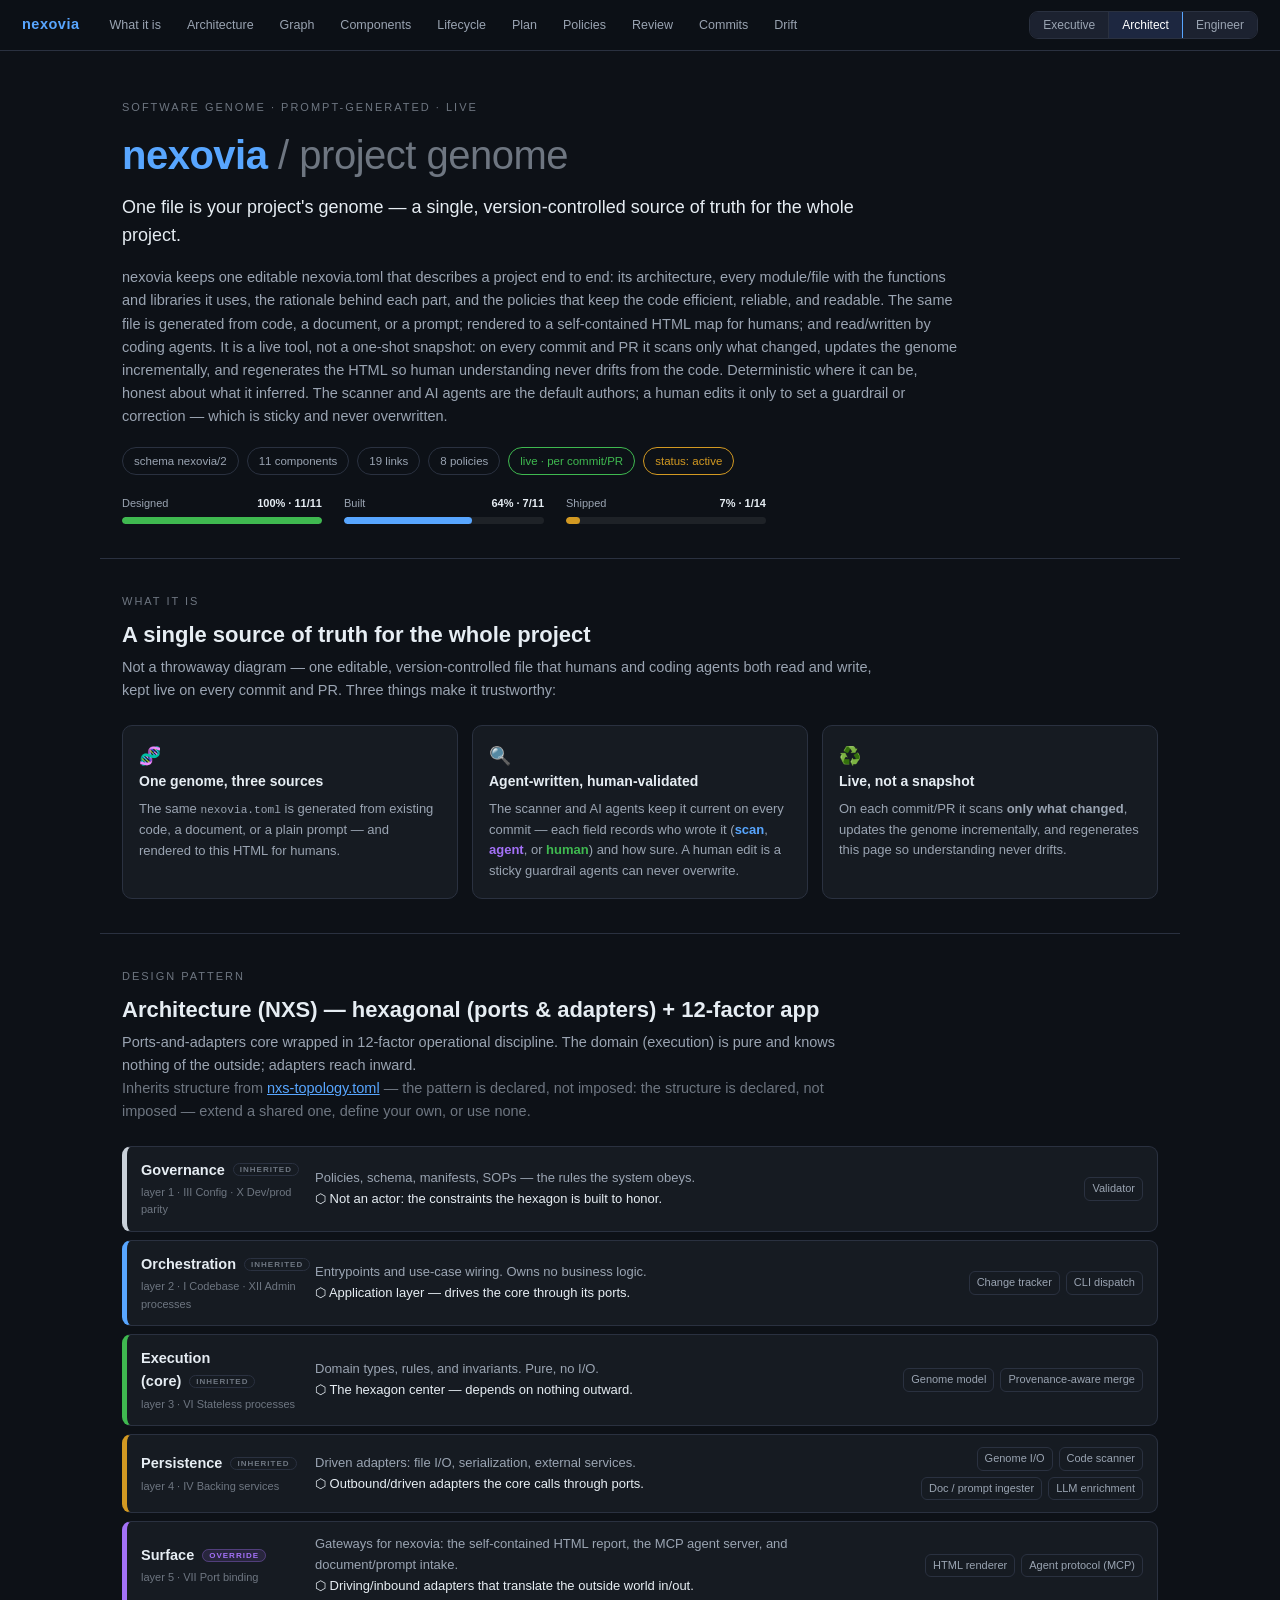
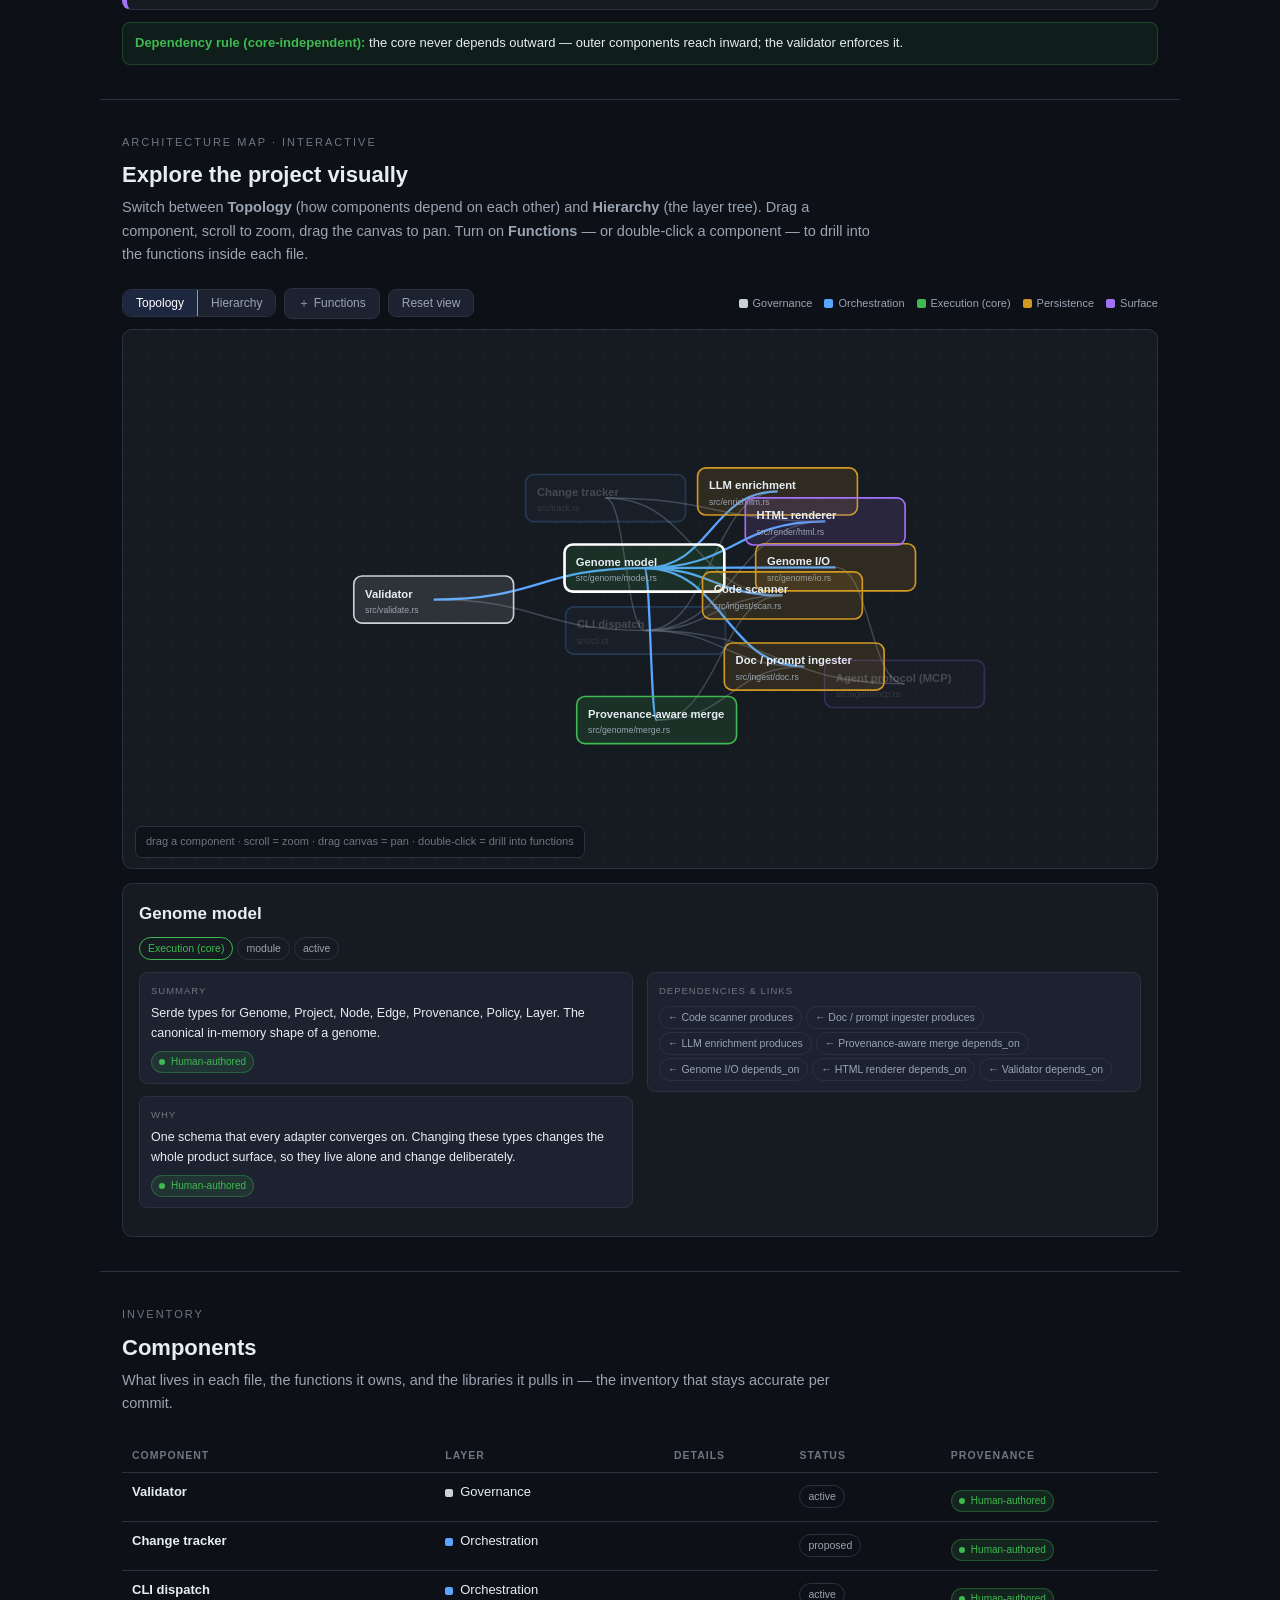
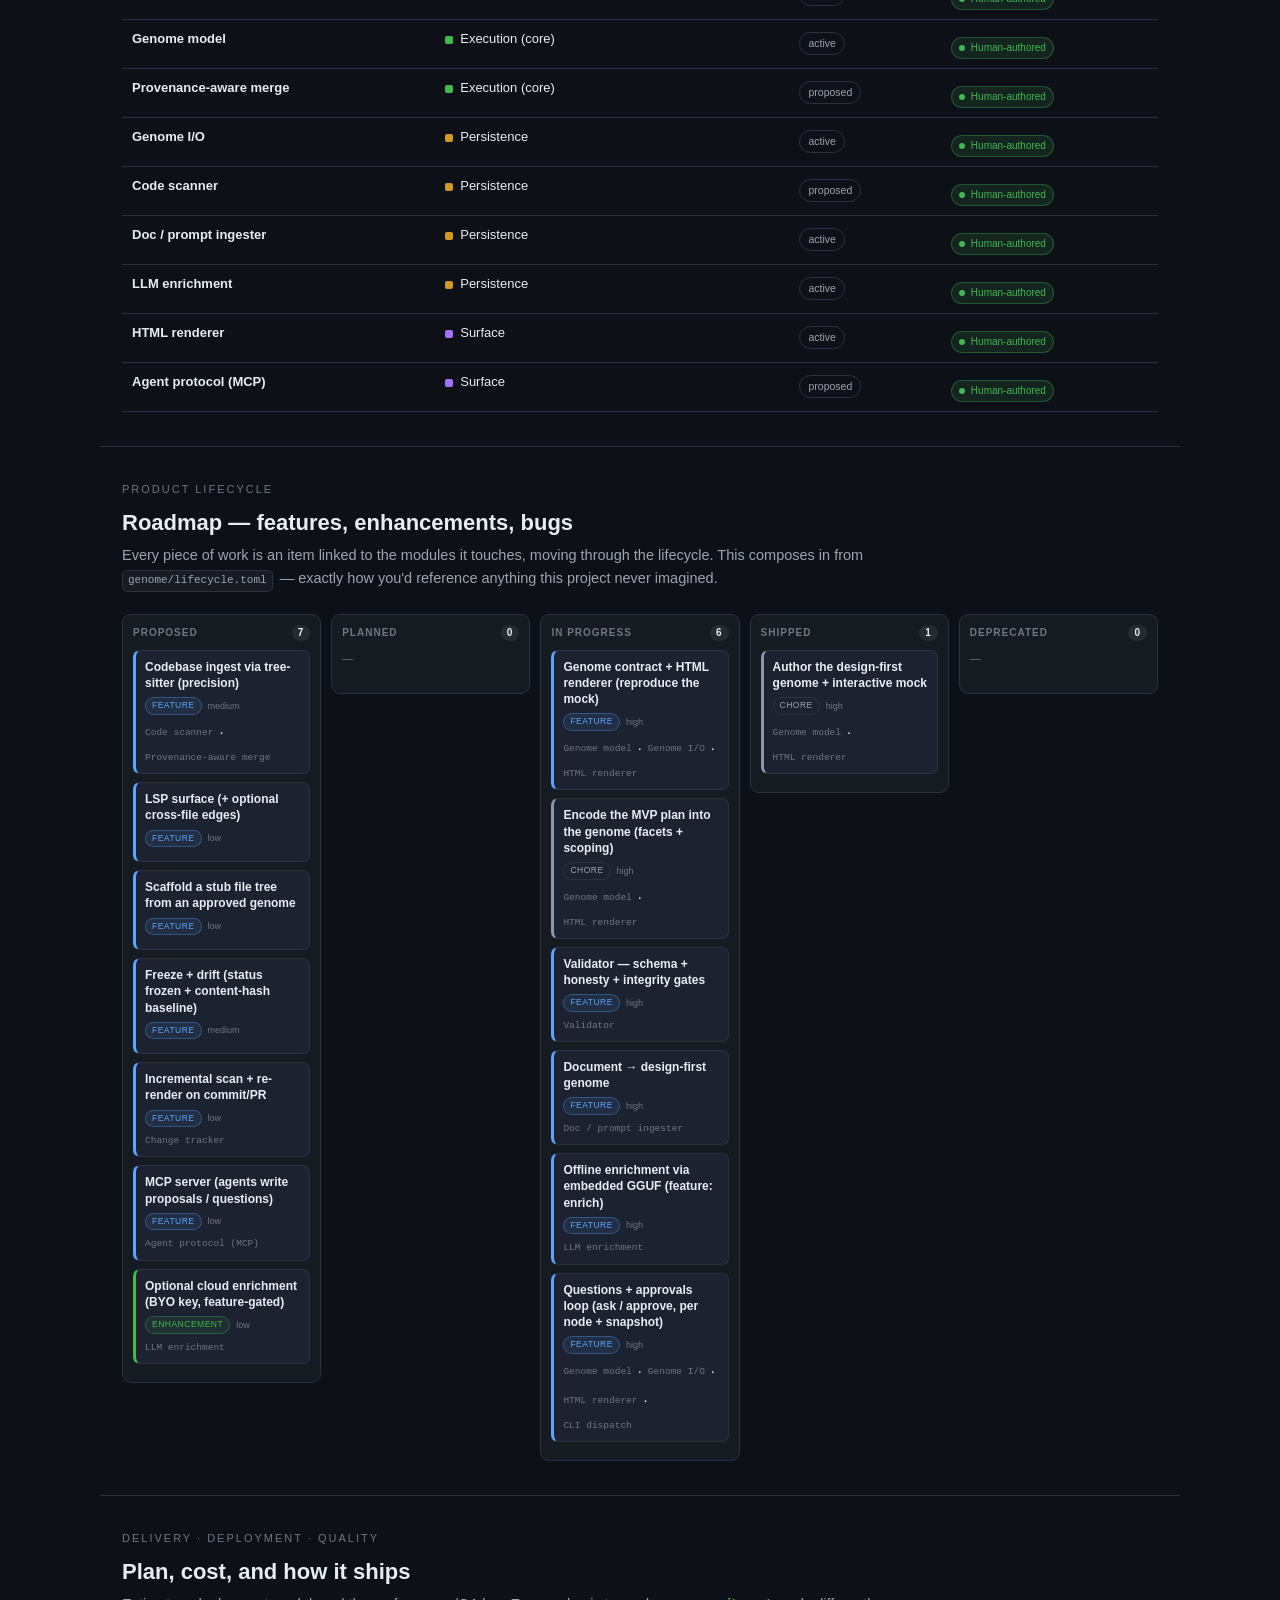
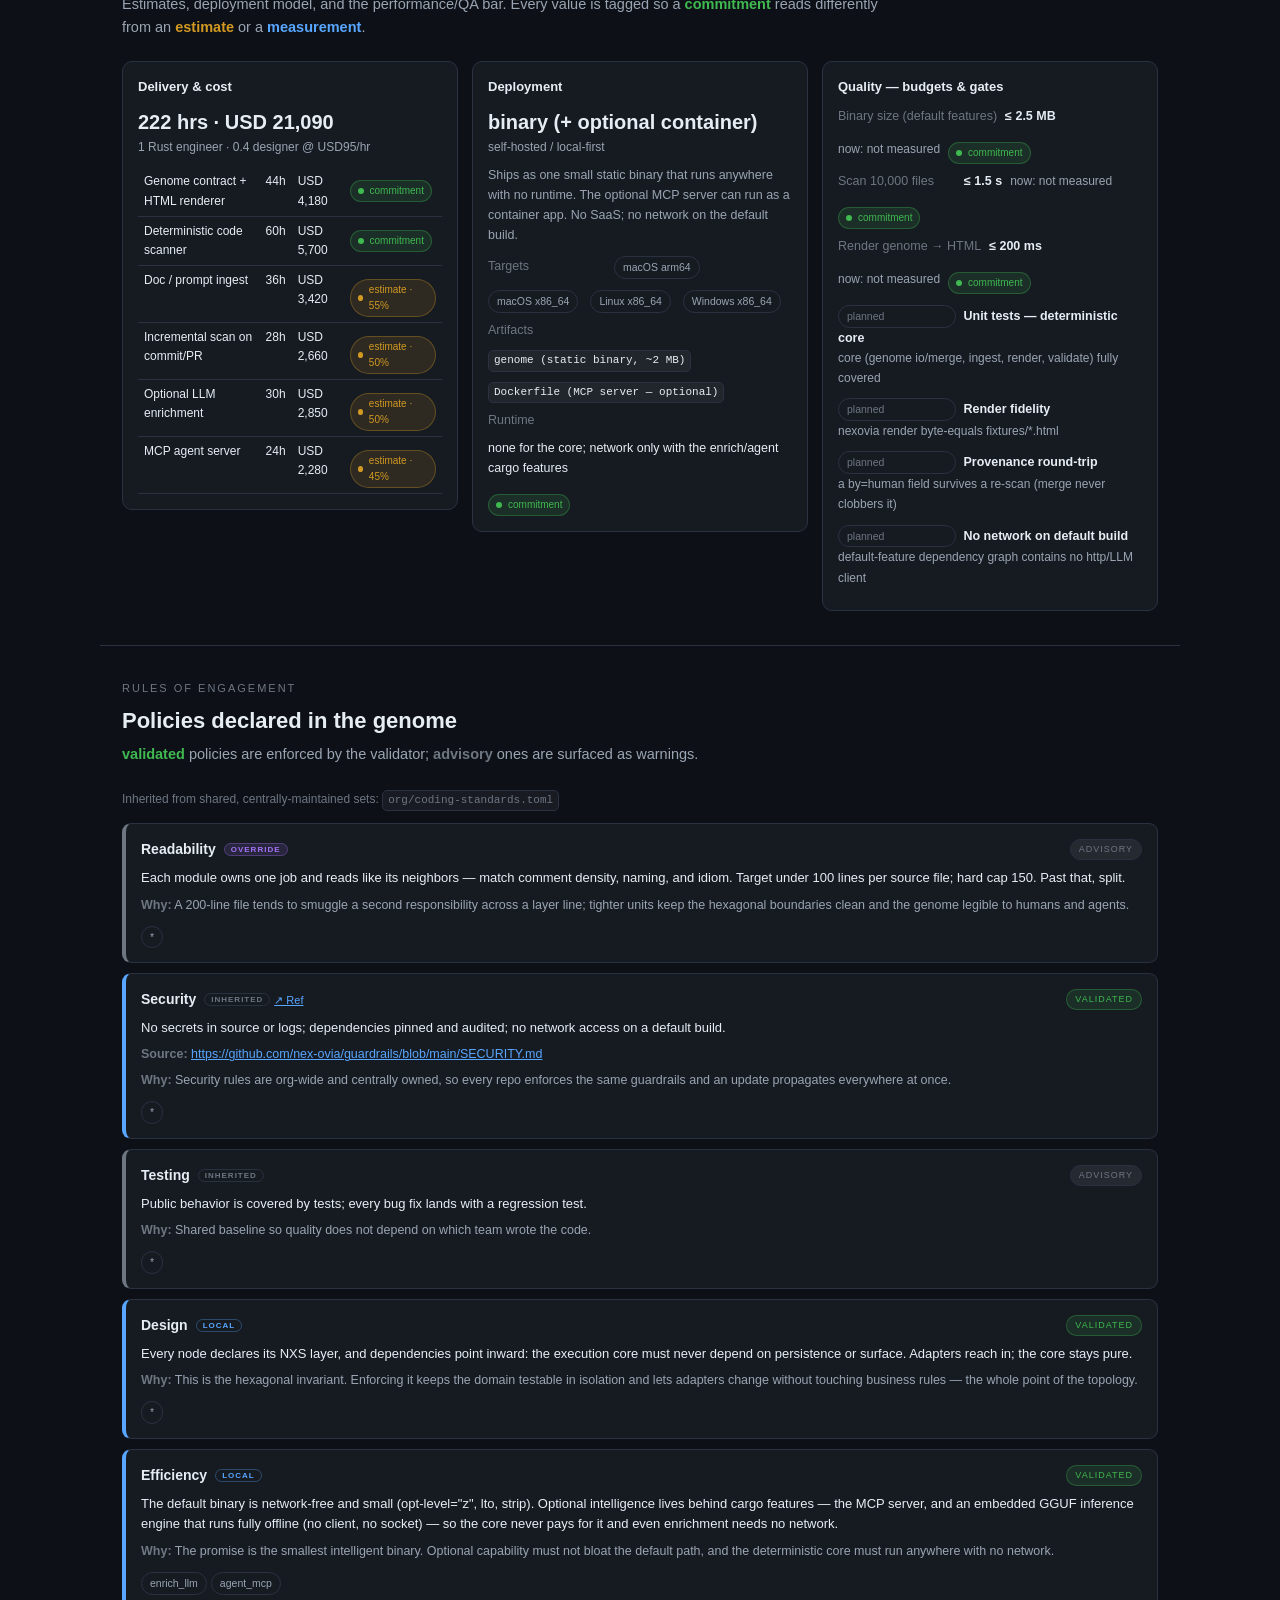
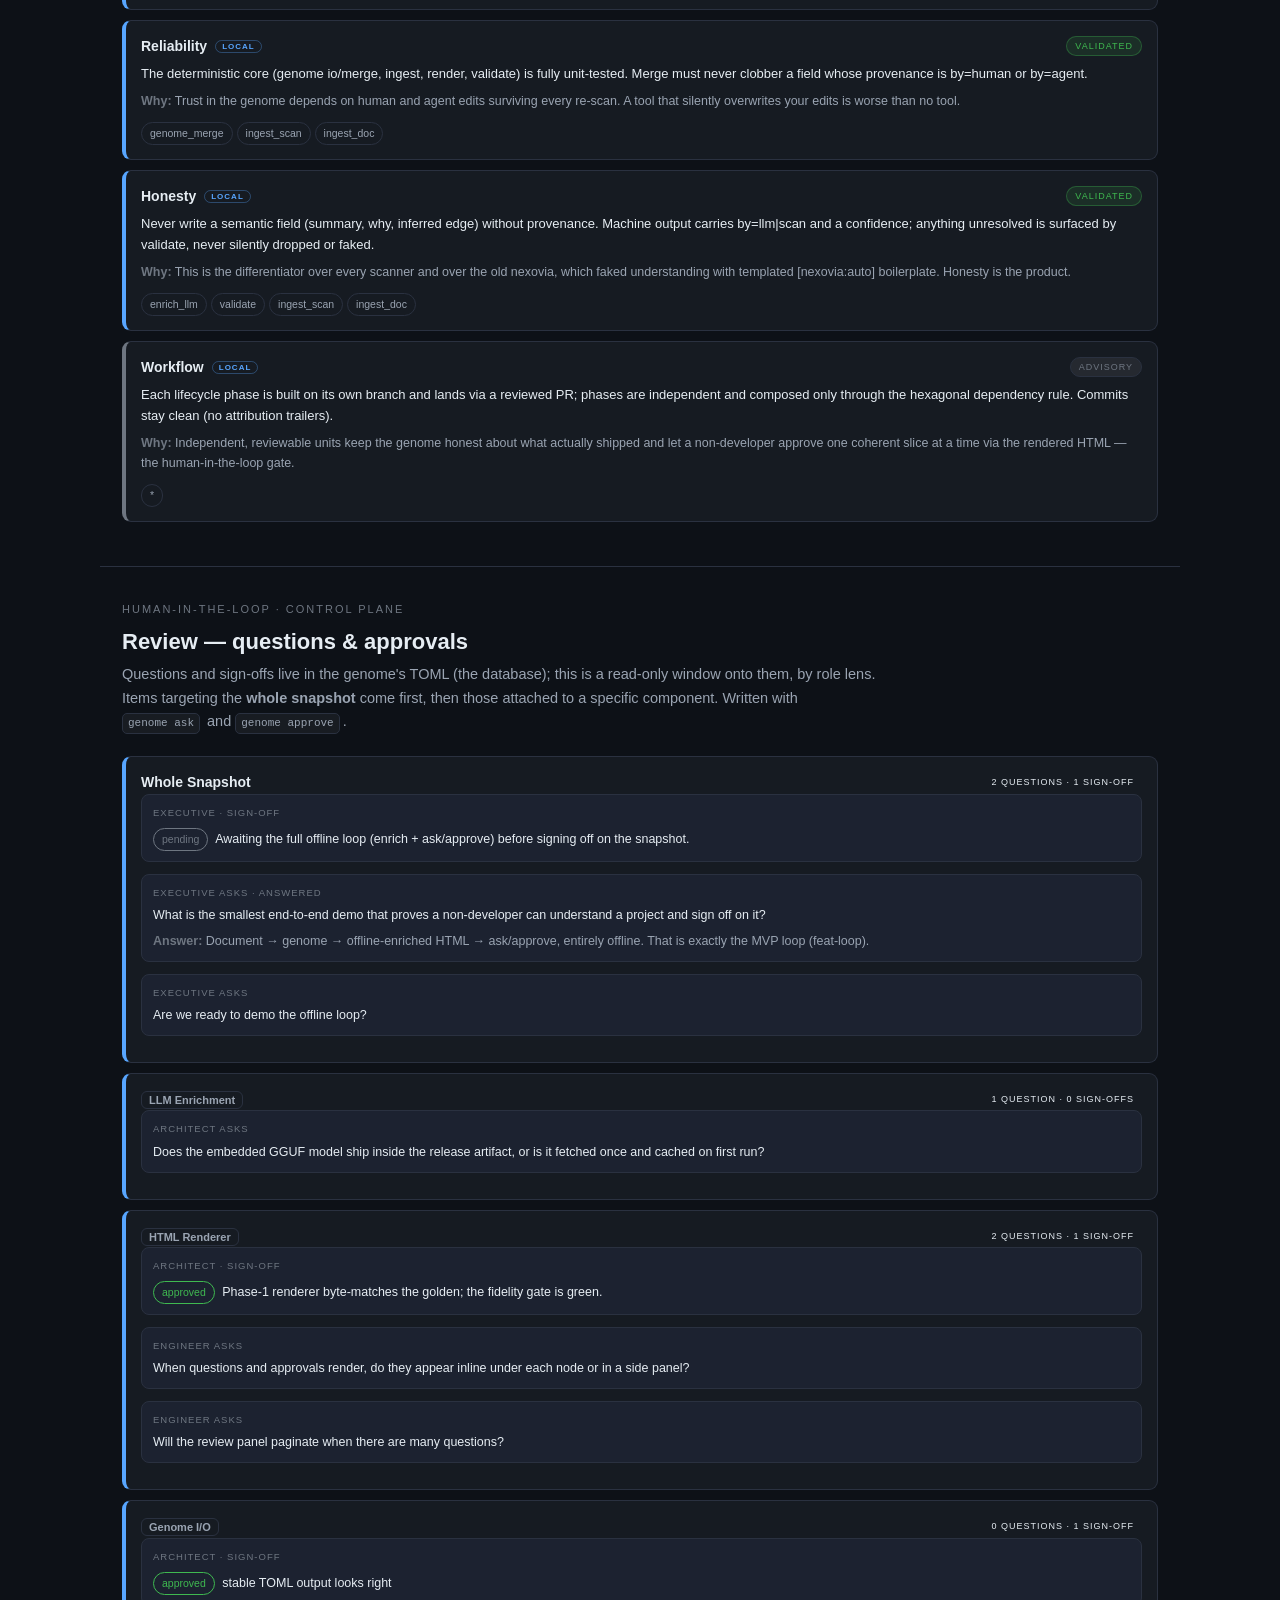
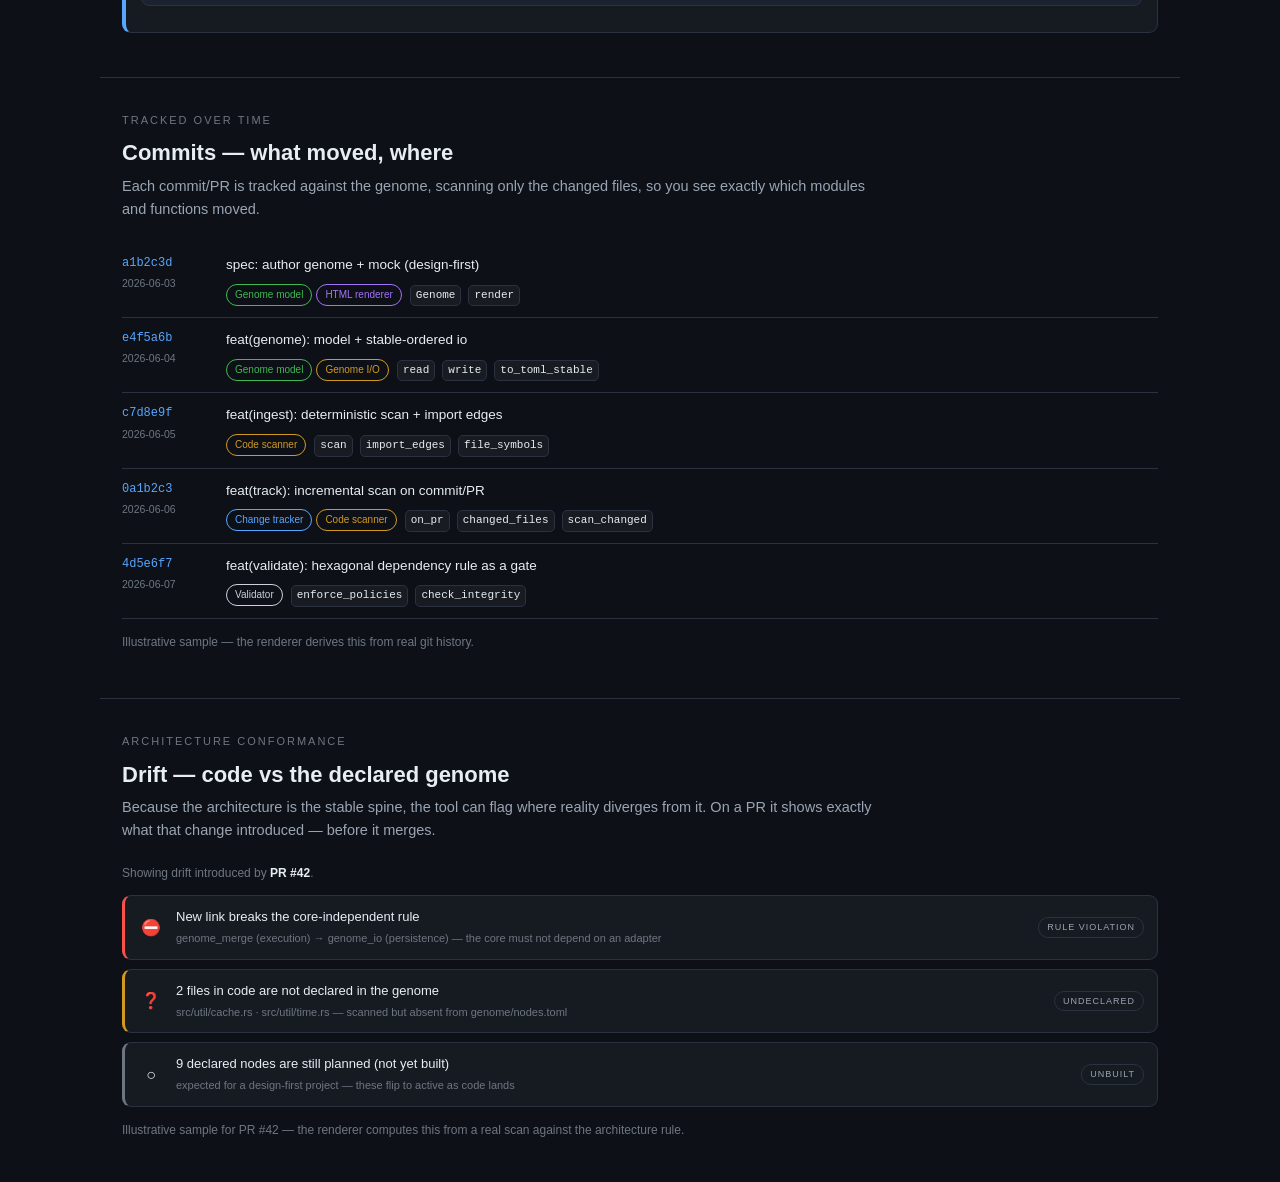
<file: mock/report.html>
<!DOCTYPE html>
<html lang="en">
<head>
<meta charset="utf-8">
<meta name="viewport" content="width=device-width, initial-scale=1">
<title>nexovia — project genome (mock)</title>
<!--
  HAND-BUILT VISUAL CONTRACT for nexovia v2 (Phase 0b).
  No tool produced this — it is the target the Rust renderer (render_html) must
  reproduce from v2/nexovia.toml in Phase 1. Self-contained, offline, no deps.
  The graph is a real interactive viewer: TOPOLOGY (force-directed, draggable)
  and HIERARCHY (tree) views, with per-file function/library drill-in.
  GENOME below is the parsed v2/nexovia.toml.
-->
<style>
  :root{
    --bg:#0d1117; --panel:#161b22; --panel2:#1c2230; --line:#2a3140; --ink:#e6edf3;
    --mut:#9aa4b2; --faint:#6e7681; --accent:#58a6ff;
    --human:#3fb950; --scan:#58a6ff; --llm:#d29922; --agent:#a371f7;
    --L-governance:#c9d1d9; --L-orchestration:#58a6ff; --L-execution:#3fb950;
    --L-persistence:#d29922; --L-surface:#a371f7;
  }
  *{box-sizing:border-box}
  html{scroll-behavior:smooth}
  body{margin:0;background:var(--bg);color:var(--ink);
    font:14.5px/1.6 -apple-system,BlinkMacSystemFont,"Segoe UI",Helvetica,Arial,sans-serif}
  code,.mono{font-family:ui-monospace,SFMono-Regular,Menlo,monospace;font-size:.86em}

  nav{position:sticky;top:0;z-index:20;display:flex;gap:6px;align-items:center;flex-wrap:wrap;
    padding:10px 22px;background:#0d1117ee;backdrop-filter:blur(8px);border-bottom:1px solid var(--line)}
  nav .brand{font-weight:800;letter-spacing:.5px;margin-right:14px}
  nav .brand b{color:var(--accent)}
  nav a{font-size:12.5px;color:var(--mut);text-decoration:none;padding:5px 10px;border-radius:7px}
  nav a:hover{color:var(--ink);background:#ffffff0d}

  section{max-width:1080px;margin:0 auto;padding:34px 22px;border-bottom:1px solid var(--line)}
  .eyebrow{font-size:11px;letter-spacing:2px;text-transform:uppercase;color:var(--faint);margin:0 0 6px}
  h2.sec{font-size:22px;margin:0 0 4px}
  .sublede{color:var(--mut);margin:0 0 22px;max-width:760px}

  .hero{padding-top:48px}
  .hero h1{font-size:40px;margin:0 0 6px;letter-spacing:-.5px}
  .hero h1 b{color:var(--accent)}
  .hero .tag{font-size:18px;max-width:780px;margin:0 0 16px}
  .hero .intent{color:var(--mut);max-width:840px;white-space:pre-line}
  .chips{display:flex;gap:8px;flex-wrap:wrap;margin:18px 0 0}
  .chip{font-size:11.5px;color:var(--mut);border:1px solid var(--line);border-radius:20px;padding:4px 11px}
  .chip.warn{border-color:var(--llm);color:var(--llm)}
  .chip.live{border-color:var(--human);color:var(--human)}

  .cards{display:grid;grid-template-columns:repeat(3,1fr);gap:14px}
  .card{background:var(--panel);border:1px solid var(--line);border-radius:10px;padding:16px}
  .card h3{margin:0 0 6px;font-size:14px}.card p{margin:0;color:var(--mut);font-size:13px}.card .ic{font-size:18px}

  .stack{display:flex;flex-direction:column;gap:8px}
  .layer{display:grid;grid-template-columns:160px 1fr 240px;gap:14px;align-items:center;
    background:var(--panel);border:1px solid var(--line);border-left:5px solid var(--lc,#888);border-radius:9px;padding:12px 14px}
  .layer .lname{font-weight:700}.layer .lname small{display:block;color:var(--faint);font-weight:400;font-size:11px;margin-top:2px}
  .layer .lrole{color:var(--mut);font-size:13px}.layer .lrole .hex{color:var(--ink)}
  .layer .lmods{display:flex;gap:6px;flex-wrap:wrap;justify-content:flex-end}
  .modtag{font-size:11px;border:1px solid var(--line);border-radius:6px;padding:2px 7px;color:var(--mut);cursor:pointer}
  .modtag:hover{color:var(--ink);border-color:var(--accent)}
  .ruleline{margin-top:12px;padding:10px 12px;background:#3fb95015;border:1px solid #3fb95040;border-radius:8px;font-size:13px}
  .ruleline b{color:var(--human)}
  .inh,.ovr{font-size:8px;letter-spacing:1px;text-transform:uppercase;border-radius:10px;padding:1px 6px;vertical-align:middle;margin-left:8px}
  .inh{color:var(--faint);border:1px solid var(--line)}
  .ovr{color:var(--agent);border:1px solid #a371f755;background:#a371f720}

  /* ===== interactive graph ===== */
  .gbar{display:flex;gap:8px;align-items:center;flex-wrap:wrap;margin-bottom:10px}
  .seg{display:flex;border:1px solid var(--line);border-radius:9px;overflow:hidden}
  .seg .gbtn{border:0;border-radius:0;border-right:1px solid var(--line)}.seg .gbtn:last-child{border-right:0}
  .gbtn{font-size:12px;padding:6px 13px;border:1px solid var(--line);border-radius:8px;background:var(--panel2);color:var(--mut);cursor:pointer}
  .gbtn.on{color:#fff;border-color:var(--accent);background:#1d2740}
  .gbtn:hover{color:var(--ink)}
  .gbar .grow{flex:1}
  .glegend{display:flex;gap:12px;flex-wrap:wrap;font-size:11px;color:var(--mut)}
  .glegend b{display:inline-block;width:9px;height:9px;border-radius:2px;margin-right:5px;vertical-align:middle}
  #graph-host{height:540px;position:relative;background:
    radial-gradient(circle at 1px 1px,#ffffff08 1px,transparent 0) 0 0/24px 24px,var(--panel);
    border:1px solid var(--line);border-radius:10px;overflow:hidden}
  #gsvg{width:100%;height:100%;display:block;cursor:grab;touch-action:none}
  #gsvg.grab{cursor:grabbing}
  .ghint{position:absolute;left:12px;bottom:10px;font-size:11px;color:var(--faint);
    background:#0d1117cc;border:1px solid var(--line);border-radius:7px;padding:6px 10px;pointer-events:none}
  .lnk{fill:none;stroke:var(--faint);opacity:.5}
  .lnk.dep{stroke-width:1.4}.lnk.tree{stroke-width:1.2;opacity:.4}.lnk.fn{stroke-width:1;opacity:.35;stroke-dasharray:3 3}
  .lnk.hot{stroke:var(--accent);opacity:1;stroke-width:2.2}
  .gn{cursor:pointer}
  .gn rect,.gn .chip-r{stroke-width:1.6}
  .gn.planned rect{stroke-dasharray:5 3}
  .gn:hover rect{filter:brightness(1.3)}
  .gn.sel rect{stroke:#fff;stroke-width:2.6}
  .gn.dim{opacity:.22}
  .gn .t{font-size:11px;font-weight:600;fill:var(--ink);pointer-events:none}
  .gn .s{font-size:8.5px;fill:var(--mut);pointer-events:none}
  .gn.fn .t{font-family:ui-monospace,Menlo,monospace;font-size:9.5px;fill:var(--ink)}
  .gn.layer .t,.gn.root .t{font-weight:700;fill:#fff}
  .gcap{fill:var(--faint);font-size:10px;letter-spacing:1px;text-transform:uppercase}

  .detail{margin-top:14px;background:var(--panel);border:1px solid var(--line);border-radius:10px;padding:16px}
  .detail .dt{font-size:17px;font-weight:700}.detail .dp{font-family:ui-monospace,Menlo,monospace;font-size:11px;color:var(--scan);margin-top:2px}
  .dgrid{display:grid;grid-template-columns:1fr 1fr;gap:14px;margin-top:12px}
  .pill{display:inline-block;font-size:10.5px;padding:2px 8px;border-radius:20px;border:1px solid var(--line);color:var(--mut);margin:3px 4px 0 0}
  .field{margin:0 0 12px;padding:10px 11px;background:var(--panel2);border:1px solid var(--line);border-radius:8px}
  .field .k{font-size:9.5px;letter-spacing:1px;text-transform:uppercase;color:var(--faint)}
  .field .v{margin-top:5px;font-size:12.5px}.field .v i{color:var(--faint)}
  .prov{display:inline-flex;align-items:center;gap:6px;font-size:10px;padding:2px 7px;border-radius:20px;margin-top:8px}
  .prov .dot{width:6px;height:6px;border-radius:50%;background:currentColor}
  .prov.human{background:#3fb95020;color:var(--human);border:1px solid #3fb95055}
  .prov.scan{background:#58a6ff20;color:var(--scan);border:1px solid #58a6ff55}
  .prov.llm{background:#d2992220;color:var(--llm);border:1px solid #d2992255}
  .conf{height:4px;border-radius:3px;background:#ffffff14;margin-top:6px;overflow:hidden}.conf>i{display:block;height:100%}
  .fn{font-family:ui-monospace,Menlo,monospace;font-size:11px;background:#ffffff0c;border:1px solid var(--line);border-radius:5px;padding:1px 5px;margin:2px 3px 0 0;display:inline-block;cursor:pointer}
  .lib{font-size:11px;color:var(--llm);margin:2px 6px 0 0;display:inline-block}

  table{width:100%;border-collapse:collapse;font-size:13px}
  th,td{text-align:left;padding:9px 10px;border-bottom:1px solid var(--line);vertical-align:top}
  th{font-size:10.5px;letter-spacing:1px;text-transform:uppercase;color:var(--faint);font-weight:600}
  td .ldot{display:inline-block;width:8px;height:8px;border-radius:2px;margin-right:7px;vertical-align:middle}
  td.path{font-family:ui-monospace,Menlo,monospace;font-size:11px;color:var(--scan)}

  .policy{background:var(--panel);border:1px solid var(--line);border-left:4px solid var(--accent);border-radius:9px;padding:14px 15px;margin:10px 0}
  .policy.advisory{border-left-color:var(--faint)}
  .policy .ph{display:flex;justify-content:space-between;align-items:center;gap:10px}
  .policy .pn{font-weight:700;text-transform:capitalize;font-size:14px}
  .policy .enf{font-size:9px;letter-spacing:1px;text-transform:uppercase;padding:2px 8px;border-radius:20px}
  .policy .enf.validated{background:#3fb95020;color:var(--human);border:1px solid #3fb95055}
  .policy .enf.advisory{background:#ffffff10;color:var(--faint);border:1px solid var(--line)}
  .policy .ps{margin-top:7px;font-size:13px}.policy .pw{margin-top:6px;font-size:12.5px;color:var(--mut)}

  .commit{display:grid;grid-template-columns:90px 1fr;gap:14px;padding:11px 0;border-bottom:1px solid var(--line)}
  .commit .hash{font-family:ui-monospace,Menlo,monospace;font-size:12px;color:var(--scan)}
  .commit .date{font-size:10.5px;color:var(--faint);margin-top:2px}.commit .msg{font-size:13.5px}
  .commit .touch{margin-top:5px}.commit .touch .pill{font-size:10px;cursor:pointer}
  .note{color:var(--faint);font-size:12px;margin-top:14px}

  /* completion strip (hero) */
  .completion{display:flex;gap:22px;flex-wrap:wrap;margin-top:20px}
  .meter{min-width:200px}
  .meter .ml{display:flex;justify-content:space-between;font-size:11px;color:var(--mut);margin-bottom:5px}
  .meter .ml b{color:var(--ink)}
  .meter .bar{height:7px;border-radius:5px;background:#ffffff12;overflow:hidden}
  .meter .bar > i{display:block;height:100%;border-radius:5px}

  /* lifecycle board */
  .board{display:grid;grid-template-columns:repeat(5,1fr);gap:10px;align-items:start}
  .col{background:var(--panel);border:1px solid var(--line);border-radius:9px;padding:10px;min-height:80px}
  .col h4{margin:0 0 9px;font-size:10px;letter-spacing:1px;text-transform:uppercase;color:var(--faint);display:flex;justify-content:space-between}
  .col h4 span{color:var(--ink);background:#ffffff12;border-radius:10px;padding:0 6px;font-size:10px}
  .item{background:var(--panel2);border:1px solid var(--line);border-left:3px solid var(--kc,#888);border-radius:7px;padding:8px 9px;margin-bottom:8px;cursor:pointer}
  .item:hover{border-color:var(--accent)}
  .item .it{font-size:12px;font-weight:600;line-height:1.35}
  .item .im{display:flex;gap:6px;flex-wrap:wrap;margin-top:6px;align-items:center}
  .kind{font-size:8.5px;letter-spacing:.5px;text-transform:uppercase;border-radius:10px;padding:1px 6px;border:1px solid var(--line);color:var(--mut)}
  .kind.feature{color:var(--scan);border:1px solid #58a6ff55;background:#58a6ff18}
  .kind.enhancement{color:var(--human);border:1px solid #3fb95055;background:#3fb95018}
  .kind.bug{color:#f85149;border:1px solid #f8514955;background:#f8514918}
  .kind.chore,.kind.spike{color:var(--mut);border:1px solid var(--line)}
  .prio{font-size:9px;color:var(--faint)}
  .item .mn{font-size:9.5px;color:var(--faint);font-family:ui-monospace,Menlo,monospace}

  /* drift */
  .drow{display:grid;grid-template-columns:26px 1fr auto;gap:12px;align-items:center;padding:11px 13px;background:var(--panel);border:1px solid var(--line);border-radius:9px;margin-bottom:9px}
  .drow.bad{border-left:3px solid #f85149}
  .drow.warn{border-left:3px solid var(--llm)}
  .drow.ok{border-left:3px solid var(--faint)}
  .drow .dic{font-size:16px;text-align:center}
  .drow .dmsg{font-size:13px}
  .drow .dmsg small{display:block;color:var(--faint);font-size:11px;margin-top:2px}
  .drow .dtag{font-size:9px;letter-spacing:1px;text-transform:uppercase;color:var(--mut);border:1px solid var(--line);border-radius:10px;padding:2px 8px;white-space:nowrap}
  @media(max-width:840px){.board{grid-template-columns:1fr 1fr}}

  @media(max-width:840px){.cards{grid-template-columns:1fr}.dgrid{grid-template-columns:1fr}
    .layer{grid-template-columns:1fr;gap:6px}.layer .lmods{justify-content:flex-start}}
  body.view-exec .t-arch, body.view-exec .t-eng{display:none!important}
  body.view-arch .t-eng{display:none!important}
  .exf{display:inline-block;margin:2px 8px 2px 0}.exf .exk{font-size:9px;letter-spacing:.5px;text-transform:uppercase;color:var(--faint);margin-right:5px}
  .planwrap{display:grid;grid-template-columns:repeat(auto-fit,minmax(300px,1fr));gap:14px;align-items:start}
  .panel{background:var(--panel);border:1px solid var(--line);border-radius:10px;padding:15px}
  .panel h3{margin:0 0 8px;font-size:13px}
  .panel .big{font-size:20px;font-weight:700}
  .panel .muted{color:var(--mut);font-size:12px}
  .panel .ps{color:var(--mut);font-size:12.5px;margin:8px 0}
  .panel .kv{font-size:12.5px;margin:7px 0;display:flex;gap:8px;flex-wrap:wrap;align-items:center}
  .panel .kv>span:first-child{color:var(--faint);min-width:118px}
  .panel .kv.gate{display:block}
  .mini{width:100%;border-collapse:collapse;margin-top:10px;font-size:12px}
  .mini td{padding:5px 6px;border-bottom:1px solid var(--line)}
</style>
</head>
<body>

<nav>
  <span class="brand"><b>nexovia</b></span>
  <a href="#overview">What it is</a><a href="#architecture">Architecture</a>
  <a href="#graph" class="t-arch">Graph</a><a href="#modules" id="nav_comp">Components</a>
  <a href="#lifecycle">Lifecycle</a><a href="#delivery">Plan</a><a href="#policies">Policies</a>
  <a href="#review">Review</a><a href="#commits">Commits</a><a href="#drift">Drift</a>
  <span style="flex:1"></span>
  <span class="seg"><button class="gbtn" id="v_exec" title="Purpose, status, % done, risks, owners">Executive</button><button class="gbtn" id="v_arch" title="All dependencies &amp; structure — no code">Architect</button><button class="gbtn on" id="v_eng" title="Everything incl. functions, libraries, paths">Engineer</button></span>
</nav>

<section class="hero" id="top">
  <div class="eyebrow" id="hero_eyebrow"></div>
  <h1><b>nexovia</b> <span style="color:var(--faint);font-weight:400">/ project genome</span></h1>
  <p class="tag" id="hero_tag"></p>
  <p class="intent" id="hero_intent"></p>
  <div class="chips" id="hero_chips"></div>
  <div class="completion" id="completion"></div>
</section>

<section id="overview">
  <div class="eyebrow">What it is</div>
  <h2 class="sec">A single source of truth for the whole project</h2>
  <p class="sublede">Not a throwaway diagram — one editable, version-controlled file that humans and coding agents both read and write, kept live on every commit and PR. Three things make it trustworthy:</p>
  <div class="cards">
    <div class="card"><div class="ic">🧬</div><h3>One genome, three sources</h3><p>The same <code>nexovia.toml</code> is generated from existing code, a document, or a plain prompt — and rendered to this HTML for humans.</p></div>
    <div class="card"><div class="ic">🔍</div><h3>Agent-written, human-validated</h3><p>The scanner and AI agents keep it current on every commit — each field records who wrote it (<b style="color:var(--scan)">scan</b>, <b style="color:var(--agent)">agent</b>, or <b style="color:var(--human)">human</b>) and how sure. A human edit is a sticky guardrail agents can never overwrite.</p></div>
    <div class="card"><div class="ic">♻️</div><h3>Live, not a snapshot</h3><p>On each commit/PR it scans <b>only what changed</b>, updates the genome incrementally, and regenerates this page so understanding never drifts.</p></div>
  </div>
</section>

<section id="architecture">
  <div class="eyebrow">Design pattern</div>
  <h2 class="sec" id="arch_title"></h2>
  <p class="sublede" id="arch_desc"></p>
  <div class="stack" id="stack"></div>
  <div class="ruleline" id="rule"></div>
</section>

<section id="graph" class="t-arch">
  <div class="eyebrow">Architecture map · interactive</div>
  <h2 class="sec">Explore the project visually</h2>
  <p class="sublede">Switch between <b>Topology</b> (how components depend on each other) and <b>Hierarchy</b> (the layer tree). Drag a component, scroll to zoom, drag the canvas to pan. Turn on <b>Functions</b> — or double-click a component — to drill into the functions inside each file.</p>
  <div class="gbar">
    <div class="seg">
      <button class="gbtn on" id="b_topology">Topology</button>
      <button class="gbtn" id="b_hierarchy">Hierarchy</button>
    </div>
    <button class="gbtn" id="b_funcs">＋ Functions</button>
    <button class="gbtn" id="b_reset">Reset view</button>
    <span class="grow"></span>
    <div class="glegend" id="glegend"></div>
  </div>
  <div id="graph-host">
    <svg id="gsvg"><g id="gview"></g></svg>
    <div class="ghint">drag a component · scroll = zoom · drag canvas = pan · double-click = drill into functions</div>
  </div>
  <div class="detail" id="detail"></div>
</section>

<section id="modules">
  <div class="eyebrow" id="mod_eyebrow">Inventory</div>
  <h2 class="sec" id="mod_h">Components</h2>
  <p class="sublede">What lives in each file, the functions it owns, and the libraries it pulls in — the inventory that stays accurate per commit.</p>
  <table id="modtable"><thead><tr><th id="th_one">Component</th><th id="th_grp">Group</th><th>Details</th><th>Status</th><th>Provenance</th></tr></thead><tbody></tbody></table>
</section>

<section id="lifecycle">
  <div class="eyebrow">Product lifecycle</div>
  <h2 class="sec">Roadmap — features, enhancements, bugs</h2>
  <p class="sublede">Every piece of work is an item linked to the modules it touches, moving through the lifecycle. This composes in from <span class="fn">genome/lifecycle.toml</span> — exactly how you'd reference anything this project never imagined.</p>
  <div class="board" id="board"></div>
</section>

<section id="delivery">
  <div class="eyebrow">Delivery · deployment · quality</div>
  <h2 class="sec">Plan, cost, and how it ships</h2>
  <p class="sublede">Estimates, deployment model, and the performance/QA bar. Every value is tagged so a <b style="color:var(--human)">commitment</b> reads differently from an <b style="color:var(--llm)">estimate</b> or a <b style="color:var(--scan)">measurement</b>.</p>
  <div class="planwrap" id="planwrap"></div>
</section>

<section id="policies">
  <div class="eyebrow">Rules of engagement</div>
  <h2 class="sec">Policies declared in the genome</h2>
  <p class="sublede"><b style="color:var(--human)">validated</b> policies are enforced by the validator; <b style="color:var(--faint)">advisory</b> ones are surfaced as warnings.</p>
  <div id="pols"></div>
</section>

<section id="review">
  <div class="eyebrow">Human-in-the-loop · control plane</div>
  <h2 class="sec">Review — questions &amp; approvals</h2>
  <p class="sublede">Questions and sign-offs live in the genome's TOML (the database); this is a read-only window onto them, by role lens. Items targeting the <b>whole snapshot</b> come first, then those attached to a specific component. Written with <span class="fn">genome ask</span> and <span class="fn">genome approve</span>.</p>
  <div id="review_view"></div>
</section>

<section id="commits">
  <div class="eyebrow">Tracked over time</div>
  <h2 class="sec">Commits — what moved, where</h2>
  <p class="sublede">Each commit/PR is tracked against the genome, scanning only the changed files, so you see exactly which modules and functions moved.</p>
  <div id="clog"></div>
  <p class="note">Illustrative sample — the renderer derives this from real git history.</p>
</section>

<section id="drift">
  <div class="eyebrow">Architecture conformance</div>
  <h2 class="sec">Drift — code vs the declared genome</h2>
  <p class="sublede">Because the architecture is the stable spine, the tool can flag where reality diverges from it. On a PR it shows exactly what that change introduced — before it merges.</p>
  <div id="driftview"></div>
  <p class="note">Illustrative sample for PR #42 — the renderer computes this from a real scan against the architecture rule.</p>
</section>

<script>
const GENOME = {"project":{"name":"nexovia","kind":"cli","domain":"software","summary":"One file is your project's genome — a single, version-controlled source of truth for the whole project.","intent":"nexovia keeps one editable nexovia.toml that describes a project end to end: its architecture, every module/file with the functions and libraries it uses, the rationale behind each part, and the policies that keep the code efficient, reliable, and readable. The same file is generated from code, a document, or a prompt; rendered to a self-contained HTML map for humans; and read/written by coding agents. It is a live tool, not a one-shot snapshot: on every commit and PR it scans only what changed, updates the genome incrementally, and regenerates the HTML so human understanding never drifts from the code. Deterministic where it can be, honest about what it inferred. The scanner and AI agents are the default authors; a human edits it only to set a guardrail or correction — which is sticky and never overwritten.","source":"prompt","schema":"nexovia/2","status":"active","repository":"https://github.com/nex-ovia/genome","languages":{"Rust":1518}},"architecture":{"pattern":"NXS","basis":["hexagonal (ports & adapters)","12-factor app"],"dependency_rule":"core-independent","description":"Ports-and-adapters core wrapped in 12-factor operational discipline. The domain (execution) is pure and knows nothing of the outside; adapters reach inward.","extends":"org/nxs-topology.toml","fluid":true,"layers":{"governance":{"order":1,"label":"Governance","role":"Policies, schema, manifests, SOPs — the rules the system obeys.","hexagonal":"Not an actor: the constraints the hexagon is built to honor.","twelve_factor":"III Config · X Dev/prod parity","_ov":[],"_src":"inherited"},"orchestration":{"order":2,"label":"Orchestration","role":"Entrypoints and use-case wiring. Owns no business logic.","hexagonal":"Application layer — drives the core through its ports.","twelve_factor":"I Codebase · XII Admin processes","_ov":[],"_src":"inherited"},"execution":{"order":3,"label":"Execution (core)","role":"Domain types, rules, and invariants. Pure, no I/O.","hexagonal":"The hexagon center — depends on nothing outward.","twelve_factor":"VI Stateless processes","_ov":[],"_src":"inherited"},"persistence":{"order":4,"label":"Persistence","role":"Driven adapters: file I/O, serialization, external services.","hexagonal":"Outbound/driven adapters the core calls through ports.","twelve_factor":"IV Backing services","_ov":[],"_src":"inherited"},"surface":{"order":5,"label":"Surface","role":"Gateways for nexovia: the self-contained HTML report, the MCP agent server, and document/prompt intake.","hexagonal":"Driving/inbound adapters that translate the outside world in/out.","twelve_factor":"VII Port binding","_ov":["role"],"_src":"override"}}},"policies":{"readability":{"statement":"Each module owns one job and reads like its neighbors — match comment density, naming, and idiom. Target under 100 lines per source file; hard cap 150. Past that, split.","why":"A 200-line file tends to smuggle a second responsibility across a layer line; tighter units keep the hexagonal boundaries clean and the genome legible to humans and agents.","scope":["*"],"enforcement":"advisory","_src":"override","_ov":["statement","why"]},"security":{"ref":"https://github.com/nex-ovia/guardrails/blob/main/SECURITY.md","statement":"No secrets in source or logs; dependencies pinned and audited; no network access on a default build.","why":"Security rules are org-wide and centrally owned, so every repo enforces the same guardrails and an update propagates everywhere at once.","scope":["*"],"enforcement":"validated","_src":"inherited","_ov":[]},"testing":{"statement":"Public behavior is covered by tests; every bug fix lands with a regression test.","why":"Shared baseline so quality does not depend on which team wrote the code.","scope":["*"],"enforcement":"advisory","_src":"inherited","_ov":[]},"design":{"statement":"Every node declares its NXS layer, and dependencies point inward: the execution core must never depend on persistence or surface. Adapters reach in; the core stays pure.","why":"This is the hexagonal invariant. Enforcing it keeps the domain testable in isolation and lets adapters change without touching business rules — the whole point of the topology.","scope":["*"],"enforcement":"validated","_src":"local","_ov":[]},"efficiency":{"statement":"The default binary is network-free and small (opt-level=\"z\", lto, strip). Optional intelligence lives behind cargo features — the MCP server, and an embedded GGUF inference engine that runs fully offline (no client, no socket) — so the core never pays for it and even enrichment needs no network.","why":"The promise is the smallest intelligent binary. Optional capability must not bloat the default path, and the deterministic core must run anywhere with no network.","scope":["enrich_llm","agent_mcp"],"enforcement":"validated","_src":"local","_ov":[]},"reliability":{"statement":"The deterministic core (genome io/merge, ingest, render, validate) is fully unit-tested. Merge must never clobber a field whose provenance is by=human or by=agent.","why":"Trust in the genome depends on human and agent edits surviving every re-scan. A tool that silently overwrites your edits is worse than no tool.","scope":["genome_merge","ingest_scan","ingest_doc"],"enforcement":"validated","_src":"local","_ov":[]},"honesty":{"statement":"Never write a semantic field (summary, why, inferred edge) without provenance. Machine output carries by=llm|scan and a confidence; anything unresolved is surfaced by validate, never silently dropped or faked.","why":"This is the differentiator over every scanner and over the old nexovia, which faked understanding with templated [nexovia:auto] boilerplate. Honesty is the product.","scope":["enrich_llm","validate","ingest_scan","ingest_doc"],"enforcement":"validated","_src":"local","_ov":[]},"workflow":{"statement":"Each lifecycle phase is built on its own branch and lands via a reviewed PR; phases are independent and composed only through the hexagonal dependency rule. Commits stay clean (no attribution trailers).","why":"Independent, reviewable units keep the genome honest about what actually shipped and let a non-developer approve one coherent slice at a time via the rendered HTML — the human-in-the-loop gate.","scope":["*"],"enforcement":"advisory","_src":"local","_ov":[]}},"policy_includes":["org/coding-standards.toml"],"components":{"genome_model":{"label":"Genome model","path":"src/genome/model.rs","kind":"module","layer":"execution","status":"active","summary":"Serde types for Genome, Project, Node, Edge, Provenance, Policy, Layer. The canonical in-memory shape of a genome.","why":"One schema that every adapter converges on. Changing these types changes the whole product surface, so they live alone and change deliberately.","tags":["core","contract"],"functions":["Genome","Project","Node","Edge","Provenance","Policy","Layer"],"libraries":["serde"],"provenance":{"summary":{"by":"human","confidence":1.0},"why":{"by":"human","confidence":1.0}}},"genome_merge":{"label":"Provenance-aware merge","path":"src/genome/merge.rs","kind":"module","layer":"execution","status":"proposed","summary":"Merges a freshly-derived genome onto the existing one field by field, honoring provenance: by=human and by=agent fields are sticky and never overwritten by a machine guess.","why":"The rule that makes the genome safe to edit. Without it, re-running the tool would erase human intent — the single failure that would kill trust in the whole idea.","tags":["core","merge"],"functions":["merge","merge_field","is_sticky"],"libraries":[],"provenance":{"summary":{"by":"human","confidence":1.0},"why":{"by":"human","confidence":1.0}}},"genome_io":{"label":"Genome I/O","path":"src/genome/io.rs","kind":"module","layer":"persistence","status":"active","summary":"Reads and writes nexovia.toml — parse in, deterministic stable-ordered serialization out so diffs stay clean.","why":"The genome is version-controlled, so byte-stable output matters as much as correctness: a re-run that reorders keys produces noise in every PR.","tags":["io"],"functions":["read","write","to_toml_stable"],"libraries":["toml","serde"],"provenance":{"summary":{"by":"human","confidence":1.0},"why":{"by":"human","confidence":1.0}}},"ingest_scan":{"label":"Code scanner","path":"src/ingest/scan.rs","kind":"module","layer":"persistence","status":"proposed","summary":"Deterministically walks a repo: detects languages, builds the node tree, extracts import/dependency edges, and lists each file's functions and libraries. Fills structural fields by=scan, confidence=1.0; leaves semantic fields empty for enrichment.","why":"Structure is knowable without a model, so it must be captured deterministically and for free before any LLM is involved. Scan output is the trustworthy skeleton.","tags":["ingest","code"],"functions":["scan","scan_changed","detect_languages","build_tree","import_edges","file_symbols"],"libraries":["walkdir","ignore"],"provenance":{"summary":{"by":"human","confidence":1.0},"why":{"by":"human","confidence":1.0}}},"ingest_doc":{"label":"Doc / prompt ingester","path":"src/ingest/doc.rs","kind":"module","layer":"persistence","status":"active","summary":"Turns a document or prompt into a design-first genome skeleton: markdown sections and headings become nodes (often without a path, since the code may not exist yet).","why":"The design-first flow is the strongest differentiator — it produces a genome before a line of code is written. This is how a spec or an idea enters the system.","tags":["ingest","doc"],"functions":["from_doc","from_prompt","sections_to_nodes"],"libraries":["pulldown-cmark"],"provenance":{"summary":{"by":"human","confidence":1.0},"why":{"by":"human","confidence":1.0}}},"enrich_llm":{"label":"LLM enrichment","path":"src/enrich/llm.rs","kind":"module","layer":"persistence","status":"active","summary":"Optional, feature-gated pass that fills empty semantic fields — summary, why — using an embedded in-process GGUF \"flash\" model (no server, no network). Stamps each by=llm with a calibrated confidence.","why":"The hybrid intelligence lives here and only here, kept off the default path so the core binary stays small. Embedded GGUF means comprehension for non-developers works fully offline — the efficiency policy holds even while enriching.","tags":["enrich","optional"],"functions":["enrich","generate","ensure_model"],"libraries":["llama-cpp-2 (embedded GGUF, feature: enrich)","ureq","toml_edit"],"provenance":{"summary":{"by":"human","confidence":1.0},"why":{"by":"human","confidence":1.0}}},"render_html":{"label":"HTML renderer","path":"src/render/html.rs","kind":"module","layer":"surface","status":"active","summary":"Reads a genome and emits a single self-contained, offline HTML document: project intent, architecture, module graph, per-module functions/libraries, policies, and commit tracking. Must reproduce mock/report.html.","why":"The human-understanding output — the visible half of the value proposition, so its fidelity to the hand-built mock is the acceptance test for Phase 1.","tags":["render","surface"],"functions":["render","embed_genome","section_architecture","section_graph","section_policies"],"libraries":[],"provenance":{"summary":{"by":"human","confidence":1.0},"why":{"by":"human","confidence":1.0}}},"validate":{"label":"Validator","path":"src/validate.rs","kind":"module","layer":"governance","status":"active","summary":"Reads the grammar at schema/nexovia-2.toml ([rules]) and checks every genome against it: integrity (no dangling links/unknown enums), honesty (no machine-written field without provenance), the architecture dependency rule, and validated policies. Fed a PR diff by track, it gates changes that drift from the schema, architecture, or policies.","why":"The genome describes its own quality bar; this module makes that bar binding. It replaces the old governance gates with checks the genome itself declares.","tags":["validate","governance"],"functions":["validate","check_integrity","check_honesty","enforce_policies"],"libraries":[],"provenance":{"summary":{"by":"human","confidence":1.0},"why":{"by":"human","confidence":1.0}}},"agent_mcp":{"label":"Agent protocol (MCP)","path":"src/agent/mcp.rs","kind":"module","layer":"surface","status":"proposed","summary":"Optional, feature-gated MCP/stdio server exposing get_node, set_field, list, and validate so coding agents become first-class authors of the genome.","why":"Integration is the second-phase goal. A stable read/write protocol is what lets Claude Code or Cursor treat the genome as shared source of truth instead of a throwaway artifact.","tags":["agent","optional"],"functions":["serve","get_node","set_field","list"],"libraries":["rmcp (feature: agent)"],"provenance":{"summary":{"by":"human","confidence":1.0},"why":{"by":"human","confidence":1.0}}},"track":{"label":"Change tracker","path":"src/track.rs","kind":"module","layer":"orchestration","status":"proposed","summary":"Computes the changed file set from a commit or PR diff and drives an incremental scan + merge + re-render — so the genome and its HTML stay live without rescanning the whole repo.","why":"A genome that drifts is worthless. Tracking only the diff per commit/PR keeps it cheap enough to run on every change, turning nexovia into a live view instead of a one-shot snapshot.","tags":["track","live"],"functions":["on_commit","on_pr","changed_files","incremental"],"libraries":["git2"],"provenance":{"summary":{"by":"human","confidence":1.0},"why":{"by":"human","confidence":1.0}}},"cli":{"label":"CLI dispatch","path":"src/cli.rs","kind":"module","layer":"orchestration","status":"active","summary":"Argument parsing and subcommand dispatch: scan, from-doc, from-prompt, enrich, render, validate, serve. Owns no business logic — wires the pieces together.","why":"A single thin entrypoint keeps the surface obvious and the modules independently testable; all decisions belong in the modules it calls.","tags":["orchestration","entrypoint"],"functions":["main","Args","dispatch"],"libraries":["clap","anyhow"],"provenance":{"summary":{"by":"human","confidence":1.0},"why":{"by":"human","confidence":1.0}}}},"links":[{"from":"cli","to":"ingest_scan","relation":"calls","provenance":{"by":"human","confidence":1.0}},{"from":"cli","to":"ingest_doc","relation":"calls","provenance":{"by":"human","confidence":1.0}},{"from":"cli","to":"enrich_llm","relation":"calls","provenance":{"by":"human","confidence":1.0}},{"from":"cli","to":"render_html","relation":"calls","provenance":{"by":"human","confidence":1.0}},{"from":"cli","to":"validate","relation":"calls","provenance":{"by":"human","confidence":1.0}},{"from":"cli","to":"agent_mcp","relation":"calls","provenance":{"by":"human","confidence":1.0}},{"from":"ingest_scan","to":"genome_model","relation":"produces","provenance":{"by":"human","confidence":1.0}},{"from":"ingest_doc","to":"genome_model","relation":"produces","provenance":{"by":"human","confidence":1.0}},{"from":"enrich_llm","to":"genome_model","relation":"produces","provenance":{"by":"human","confidence":1.0}},{"from":"ingest_scan","to":"genome_merge","relation":"depends_on","provenance":{"by":"human","confidence":1.0}},{"from":"ingest_doc","to":"genome_merge","relation":"depends_on","provenance":{"by":"human","confidence":1.0}},{"from":"genome_merge","to":"genome_model","relation":"depends_on","provenance":{"by":"human","confidence":1.0}},{"from":"genome_io","to":"genome_model","relation":"depends_on","provenance":{"by":"human","confidence":1.0}},{"from":"render_html","to":"genome_model","relation":"depends_on","provenance":{"by":"human","confidence":1.0}},{"from":"validate","to":"genome_model","relation":"depends_on","provenance":{"by":"human","confidence":1.0}},{"from":"agent_mcp","to":"genome_io","relation":"depends_on","provenance":{"by":"human","confidence":1.0}},{"from":"cli","to":"track","relation":"calls","provenance":{"by":"human","confidence":1.0}},{"from":"track","to":"ingest_scan","relation":"calls","provenance":{"by":"human","confidence":1.0}},{"from":"track","to":"render_html","relation":"calls","provenance":{"by":"human","confidence":1.0}}],"lifecycle":[{"id":"phase0-spec","kind":"chore","title":"Author the design-first genome + interactive mock","status":"shipped","priority":"high","components":["genome_model","render_html"],"why":"The dogfood: build the spec and the visual target before any Rust."},{"id":"feat-contract-render","kind":"feature","title":"Genome contract + HTML renderer (reproduce the mock)","status":"in_progress","priority":"high","components":["genome_model","genome_io","render_html"],"why":"Phase 1 — prove schema + TOML→HTML by reproducing this page from the TOML. Built; under review."},{"id":"chore-plan-as-genome","kind":"chore","title":"Encode the MVP plan into the genome (facets + scoping)","status":"in_progress","priority":"high","components":["genome_model","render_html"],"why":"The genome is the plan: add questions/approvals facets, re-spec enrich to embedded GGUF, scope the MVP, defer the engine. No separate plan doc."},{"id":"feat-validate","kind":"feature","title":"Validator — schema + honesty + integrity gates","status":"in_progress","priority":"high","components":["validate"],"why":"Makes the genome's own quality bar binding; question/approval targets must resolve. Powers PR gates."},{"id":"feat-doc-ingest","kind":"feature","title":"Document → design-first genome","status":"in_progress","priority":"high","components":["ingest_doc"],"why":"The MVP entry point: a spec/one-pager becomes a genome a non-developer can read."},{"id":"feat-enrich-offline","kind":"feature","title":"Offline enrichment via embedded GGUF (feature: enrich)","status":"in_progress","priority":"high","components":["enrich_llm"],"why":"Plain-language summary/why per node so non-developers understand — fully offline, no network, no server."},{"id":"feat-loop","kind":"feature","title":"Questions + approvals loop (ask / approve, per node + snapshot)","status":"in_progress","priority":"high","components":["genome_model","genome_io","render_html","cli"],"why":"Closes the MVP: TOML is the database for questions/approvals; the HTML reflects them under the three lenses."},{"id":"feat-scan","kind":"feature","title":"Codebase ingest via tree-sitter (precision)","status":"proposed","priority":"medium","components":["ingest_scan","genome_merge"],"why":"Read an existing repo with precision of clarity; merge keeps human/agent edits sticky."},{"id":"feat-lsp","kind":"feature","title":"LSP surface (+ optional cross-file edges)","status":"proposed","priority":"low","why":"Let non-developers hover and navigate the architecture inside their IDE."},{"id":"feat-scaffold","kind":"feature","title":"Scaffold a stub file tree from an approved genome","status":"proposed","priority":"low","why":"For a new project: emit a starting skeleton that matches the approved architecture."},{"id":"feat-freeze","kind":"feature","title":"Freeze + drift (status frozen + content-hash baseline)","status":"proposed","priority":"medium","why":"Approve → lock the architecture as the authoritative baseline; measure code drift against it."},{"id":"feat-track","kind":"feature","title":"Incremental scan + re-render on commit/PR","status":"proposed","priority":"low","components":["track"],"why":"Makes it a live tool once codebase ingest exists; drift and completion update per change."},{"id":"feat-mcp","kind":"feature","title":"MCP server (agents write proposals / questions)","status":"proposed","priority":"low","components":["agent_mcp"],"why":"Integration: agents become first-class authors of the genome alongside humans."},{"id":"feat-enrich-cloud","kind":"enhancement","title":"Optional cloud enrichment (BYO key, feature-gated)","status":"proposed","priority":"low","components":["enrich_llm"],"why":"A heavier-accuracy path for those who opt in; the default stays offline embedded GGUF."}],"delivery":{"summary":"Build estimate for nexovia v2, Phases 1–6.","team":["1 Rust engineer","0.4 designer"],"currency":"USD","blended_rate":95,"provenance":{"by":"human","confidence":0.8},"estimates":[{"item":"feat-contract-render","title":"Genome contract + HTML renderer","hours":44,"by":"human","confidence":0.85},{"item":"feat-scan","title":"Deterministic code scanner","hours":60,"by":"human","confidence":0.7},{"item":"feat-doc-ingest","title":"Doc / prompt ingest","hours":36,"by":"agent","confidence":0.55},{"item":"feat-track","title":"Incremental scan on commit/PR","hours":28,"by":"agent","confidence":0.5},{"item":"feat-enrich","title":"Optional LLM enrichment","hours":30,"by":"agent","confidence":0.5},{"item":"feat-mcp","title":"MCP agent server","hours":24,"by":"agent","confidence":0.45}]},"deployment":{"type":"binary (+ optional container)","model":"self-hosted / local-first","summary":"Ships as one small static binary that runs anywhere with no runtime. The optional MCP server can run as a container app. No SaaS; no network on the default build.","targets":["macOS arm64","macOS x86_64","Linux x86_64","Windows x86_64"],"artifacts":["genome (static binary, ~2 MB)","Dockerfile (MCP server — optional)"],"runtime":"none for the core; network only with the enrich/agent cargo features","provenance":{"by":"human","confidence":1.0}},"quality":{"summary":"Performance budgets and QA gates the build must hold (per the efficiency + reliability policies).","budgets":[{"metric":"Binary size (default features)","target":"≤ 2.5 MB","current":"not measured","by":"human","confidence":1.0},{"metric":"Scan 10,000 files","target":"≤ 1.5 s","current":"not measured","by":"human","confidence":0.65},{"metric":"Render genome → HTML","target":"≤ 200 ms","current":"not measured","by":"human","confidence":0.7}],"gates":[{"name":"Unit tests — deterministic core","rule":"core (genome io/merge, ingest, render, validate) fully covered","status":"planned"},{"name":"Render fidelity","rule":"nexovia render <fixture> byte-equals fixtures/*.html","status":"planned"},{"name":"Provenance round-trip","rule":"a by=human field survives a re-scan (merge never clobbers it)","status":"planned"},{"name":"No network on default build","rule":"default-feature dependency graph contains no http/LLM client","status":"planned"}]},"questions":[{"id":"q1","target":"enrich_llm","role":"arch","text":"Does the embedded GGUF model ship inside the release artifact, or is it fetched once and cached on first run?","status":"open","by":"human","at":"2026-06-08"},{"id":"q2","target":"render_html","role":"eng","text":"When questions and approvals render, do they appear inline under each node or in a side panel?","status":"open","by":"human","at":"2026-06-08"},{"id":"q3","target":"*","role":"exec","text":"What is the smallest end-to-end demo that proves a non-developer can understand a project and sign off on it?","status":"answered","answer":"Document → genome → offline-enriched HTML → ask/approve, entirely offline. That is exactly the MVP loop (feat-loop).","by":"human","at":"2026-06-08"},{"id":"q4","target":"render_html","role":"eng","text":"Will the review panel paginate when there are many questions?","status":"open","by":"human","at":"2026-06-08"},{"id":"q5","target":"*","role":"exec","text":"Are we ready to demo the offline loop?","status":"open","by":"human","at":"2026-06-08"}],"approvals":[{"target":"render_html","role":"arch","decision":"approved","note":"Phase-1 renderer byte-matches the golden; the fidelity gate is green.","by":"human","at":"2026-06-08"},{"target":"*","role":"exec","decision":"pending","note":"Awaiting the full offline loop (enrich + ask/approve) before signing off on the snapshot.","by":"human","at":"2026-06-08"},{"target":"genome_io","role":"arch","decision":"approved","note":"stable TOML output looks right","by":"human","at":"2026-06-08"}]};

const SAMPLE_COMMITS = [
  {hash:"a1b2c3d", date:"2026-06-03", msg:"spec: author genome + mock (design-first)", components:["genome_model","render_html"], fns:["Genome","render"]},
  {hash:"e4f5a6b", date:"2026-06-04", msg:"feat(genome): model + stable-ordered io", components:["genome_model","genome_io"], fns:["read","write","to_toml_stable"]},
  {hash:"c7d8e9f", date:"2026-06-05", msg:"feat(ingest): deterministic scan + import edges", components:["ingest_scan"], fns:["scan","import_edges","file_symbols"]},
  {hash:"0a1b2c3", date:"2026-06-06", msg:"feat(track): incremental scan on commit/PR", components:["track","ingest_scan"], fns:["on_pr","changed_files","scan_changed"]},
  {hash:"4d5e6f7", date:"2026-06-07", msg:"feat(validate): hexagonal dependency rule as a gate", components:["validate"], fns:["enforce_policies","check_integrity"]},
];

const SAMPLE_DRIFT = {pr:42, rows:[
  {sev:"bad",  ic:"⛔", msg:"New link breaks the core-independent rule", sub:"genome_merge (execution) → genome_io (persistence) — the core must not depend on an adapter", tag:"rule violation"},
  {sev:"warn", ic:"❓", msg:"2 files in code are not declared in the genome", sub:"src/util/cache.rs · src/util/time.rs — scanned but absent from genome/nodes.toml", tag:"undeclared"},
  {sev:"ok",   ic:"○", msg:"9 declared nodes are still planned (not yet built)", sub:"expected for a design-first project — these flip to active as code lands", tag:"unbuilt"},
]};

const A=GENOME.architecture, P=GENOME.project, N=GENOME.components, L=GENOME.lifecycle;
const DOMVOCAB={
 software:{one:'Component',many:'Components',link:'Link',group:'Layer',struct:'Architecture',tech:['functions','libraries']},
 document:{one:'Section',many:'Sections',link:'Reference',group:'Part',struct:'Outline',tech:[]},
 database:{one:'Table',many:'Tables',link:'Relationship',group:'Schema',struct:'Schema',tech:['columns','indexes']},
 workflow:{one:'Step',many:'Steps',link:'Handoff',group:'Stage',struct:'Flow',tech:[]},
};
const DOM=DOMVOCAB[P.domain]||{one:'Component',many:'Components',link:'Link',group:'Group',struct:'Structure',tech:[]};
const COMMITS=GENOME.commits||SAMPLE_COMMITS, DRIFT=GENOME.drift||SAMPLE_DRIFT;
const DONE=new Set(['active','final','live','done','shipped','published']);
const CORE=new Set(['label','path','kind','layer','status','summary','why','tags','provenance','_src','_ov']);
const extraFields=n=>Object.entries(n).filter(([k,v])=>!CORE.has(k)&&v!=null&&!(Array.isArray(v)&&!v.length));
const detailChips=n=>extraFields(n).map(([k,v])=>{const tech=(DOM.tech||[]).includes(k)?' t-eng':'';const vals=Array.isArray(v)?v.map(x=>`<span class="fn">${x}</span>`).join(' '):`<span class="fn">${v}</span>`;return `<span class="exf${tech}"><span class="exk">${k.replace(/_/g,' ')}</span>${vals}</span>`;}).join(' ')||'<span style="color:var(--faint)">—</span>';
const css=v=>getComputedStyle(document.documentElement).getPropertyValue(v).trim();
const PALETTE=['#58a6ff','#3fb950','#d29922','#a371f7','#f0883e','#39c5cf','#db61a2','#c9d1d9'];
const layerColor=l=>{const v=css('--L-'+l); if(v) return v; const i=ORDER.indexOf(l); return PALETTE[(i<0?0:i)%PALETTE.length];};
const PROV_LABEL={human:"Human-authored",scan:"Scanned",llm:"LLM-inferred",agent:"Agent-written"};
const ORDER=Object.entries(A.layers).sort((a,b)=>a[1].order-b[1].order).map(([k])=>k);
const layerOrder=Object.fromEntries(Object.entries(A.layers).map(([k,v])=>[k,v.order]));
const modsByLayer={}; Object.entries(N).forEach(([id,n])=>(modsByLayer[n.layer] ??= []).push(id));

/* ---------- hero / architecture / table / policies / commits ---------- */
hero_eyebrow.textContent=`${P.domain||'project'} genome · ${P.source}-generated · live`;
hero_tag.textContent=P.summary; hero_intent.textContent=P.intent.trim();
hero_chips.innerHTML=`<span class="chip">schema ${P.schema}</span><span class="chip">${Object.keys(N).length} ${DOM.many.toLowerCase()}</span><span class="chip">${GENOME.links.length} ${DOM.link.toLowerCase()}s</span><span class="chip">${Object.keys(GENOME.policies).length} policies</span><span class="chip live">live · per commit/PR</span><span class="chip warn">status: ${P.status}</span>`;
arch_title.textContent=`${DOM.struct}${A.pattern&&A.pattern.toLowerCase()!==DOM.struct.toLowerCase()?" ("+A.pattern+")":""}${A.basis?" — "+A.basis.join(" + "):""}`;
arch_desc.innerHTML=A.description+(A.extends?`<br><span style="color:var(--faint)">Inherits structure from <a href="${A.extends}" target="_blank" style="color:var(--scan)">${A.extends.split('/').pop()}</a> — the pattern is declared, not imposed: the structure is declared, not imposed — extend a shared one, define your own, or use none.</span>`:'');
document.getElementById('stack').innerHTML=Object.entries(A.layers).sort((a,b)=>a[1].order-b[1].order)
  .map(([key,L])=>`<div class="layer" style="--lc:${layerColor(key)}"><div class="lname">${L.label}${L._src==='local'?'<span class="inh" style="color:var(--scan);border-color:#58a6ff55">local</span>':(L._ov&&L._ov.length)?`<span class="ovr" title="overridden locally: ${L._ov.join(', ')}">override</span>`:'<span class="inh">inherited</span>'}<small>${DOM.group.toLowerCase()} ${L.order}${L.twelve_factor?" · <span class=\"t-arch\">"+L.twelve_factor+"</span>":""}</small></div><div class="lrole">${L.role}${L.hexagonal?"<br><span class=\"hex t-arch\">⬡ "+L.hexagonal+"</span>":""}</div><div class="lmods">${(modsByLayer[key]||[]).map(id=>`<span class="modtag" onclick="goNode('${id}')">${N[id].label}</span>`).join('')||'—'}</div></div>`).join('');
{const r=document.getElementById('rule'); if(A.dependency_rule){r.classList.add('t-arch'); r.innerHTML=`<b>Dependency rule (${A.dependency_rule}):</b> the core never depends outward — outer ${DOM.many.toLowerCase()} reach inward; the validator enforces it.`;} else r.style.display='none';}
document.getElementById('glegend').innerHTML=ORDER.map(l=>`<span><b style="background:${layerColor(l)}"></b>${A.layers[l].label}</span>`).join('');
document.querySelector('#modtable tbody').innerHTML=Object.entries(N).sort((a,b)=>((layerOrder[a[1].layer]||0)-(layerOrder[b[1].layer]||0))).map(([id,n])=>`<tr><td><b>${n.label}</b>${n.path?`<div class="path t-eng">${n.path}</div>`:''}</td><td>${n.layer?`<span class="ldot" style="background:${layerColor(n.layer)}"></span>${A.layers[n.layer]?A.layers[n.layer].label:n.layer}`:'—'}</td><td>${detailChips(n)}</td><td><span class="pill">${n.status||'—'}</span></td><td>${provBadge(n.provenance?.summary)}</td></tr>`).join('');
{ const inc=GENOME.policy_includes||[];
  const incHtml = inc.length?`<div class="note" style="margin:0 0 12px">Inherited from shared, centrally-maintained sets: ${inc.map(f=>`<span class="fn">${f}</span>`).join(' ')}</div>`:'';
  const srcBadge=p=>({
    inherited:'<span class="inh">inherited</span>',
    override:`<span class="ovr" title="overridden locally: ${(p._ov||[]).join(', ')}">override</span>`,
    local:'<span class="inh" style="color:var(--scan);border-color:#58a6ff55">local</span>',
  }[p._src||'local']);
  document.getElementById('pols').innerHTML = incHtml + Object.entries(GENOME.policies).map(([name,p])=>`
    <div class="policy ${p.enforcement}">
      <div class="ph">
        <span class="pn">${name}${srcBadge(p)}${p.ref?` <a href="${p.ref}" target="_blank" style="color:var(--scan);font-weight:400;font-size:11px">↗ ref</a>`:''}</span>
        <span class="enf ${p.enforcement}">${p.enforcement}</span>
      </div>
      ${p.statement?`<div class="ps">${p.statement}</div>`:''}
      ${p.ref?`<div class="pw"><b style="color:var(--faint)">Source:</b> <a href="${p.ref}" target="_blank" style="color:var(--scan)">${p.ref}</a></div>`:''}
      ${p.why?`<div class="pw"><b style="color:var(--faint)">Why:</b> ${p.why}</div>`:''}
      <div style="margin-top:8px">${(p.scope||[]).map(s=>`<span class="pill">${s}</span>`).join('')}</div>
    </div>`).join('');
}
document.getElementById('clog').innerHTML=COMMITS.map(c=>`<div class="commit"><div><div class="hash">${c.hash}</div><div class="date">${c.date}</div></div><div><div class="msg">${c.msg}</div><div class="touch">${c.components.map(id=>`<span class="pill" style="border-color:${layerColor(N[id]?.layer)};color:${layerColor(N[id]?.layer)}" onclick="goNode('${id}')">${N[id]?.label||id}</span>`).join('')} ${c.fns.map(f=>`<span class="fn" style="margin-top:0">${f}</span>`).join(' ')}</div></div></div>`).join('');

// completion — designed (spec) / built (code) / shipped (lifecycle)
{ const tot=Object.keys(N).length;
  const built=Object.values(N).filter(n=>DONE.has(n.status)).length;
  const designed=Object.values(N).filter(n=>n.summary&&n.why&&n.provenance&&n.provenance.summary&&n.provenance.why).length;
  const shipped=L.filter(i=>i.status==='shipped').length;
  const meter=(lab,done,t,col)=>{const p=t?Math.round(done/t*100):0;return `<div class="meter"><div class="ml"><span>${lab}</span><b>${p}% · ${done}/${t}</b></div><div class="bar"><i style="width:${p}%;background:${col}"></i></div></div>`;};
  document.getElementById('completion').innerHTML=meter('Designed',designed,tot,'var(--human)')+meter('Built',built,tot,'var(--scan)')+meter('Shipped',shipped,L.length,'var(--llm)');
}

// lifecycle board
{ const STAGES=['proposed','planned','in_progress','shipped','deprecated'];
  const KC={feature:'#58a6ff',enhancement:'#3fb950',bug:'#f85149',chore:'#8b98a8',spike:'#8b98a8'};
  document.getElementById('board').innerHTML=STAGES.map(st=>{
    const items=L.filter(i=>i.status===st);
    return `<div class="col"><h4>${st.replace('_',' ')}<span>${items.length}</span></h4>${items.map(i=>`
      <div class="item" style="--kc:${KC[i.kind]||'#888'}" onclick="goNode('${(i.components||[])[0]||''}')">
        <div class="it">${i.title}</div>
        <div class="im"><span class="kind ${i.kind}">${i.kind}</span><span class="prio">${i.priority||''}</span></div>
        <div class="im">${(i.components||[]).map(id=>`<span class="mn">${N[id]?N[id].label:id}</span>`).join(' · ')}</div>
      </div>`).join('')||'<div style="color:var(--faint);font-size:11px">—</div>'}</div>`;
  }).join('');
}

// drift
document.getElementById('driftview').innerHTML=
  `<div class="note" style="margin:0 0 12px">Showing drift introduced by <b style="color:var(--ink)">PR #${DRIFT.pr}</b>.</div>`+
  DRIFT.rows.map(r=>`<div class="drow ${r.sev}"><div class="dic">${r.ic}</div><div class="dmsg">${r.msg}<small>${r.sub}</small></div><div class="dtag">${r.tag}</div></div>`).join('');

// Questions & approvals attached to a single node (shown in its detail panel).
function qaForNode(id){
  const QS=(GENOME.questions||[]).filter(q=>q.target===id), AP=(GENOME.approvals||[]).filter(a=>a.target===id);
  if(!QS.length&&!AP.length) return '';
  const rn={exec:'Executive',arch:'Architect',eng:'Engineer'};
  const dcol=d=>d==='approved'?'var(--human)':d==='rejected'?'#f85149':'var(--faint)';
  const items=AP.map(a=>`<span class="pill" style="border-color:${dcol(a.decision)};color:${dcol(a.decision)}">${rn[a.role]||a.role}: ${a.decision}</span>`)
    .concat(QS.map(q=>`<span class="pill" title="${(q.text||'').replace(/"/g,'&quot;')}">${rn[q.role]||q.role} asks${q.status==='answered'?' ✓':''}</span>`)).join(' ');
  return `<div class="field t-arch" style="margin-top:10px"><div class="k">Questions &amp; approvals</div><div class="v">${items}</div></div>`;
}
// review — questions & approvals (the human-in-the-loop control plane; TOML is the database)
{ const QS=GENOME.questions||[], AP=GENOME.approvals||[];
  const rn={exec:'Executive',arch:'Architect',eng:'Engineer'};
  const dcol=d=>d==='approved'?'var(--human)':d==='rejected'?'#f85149':'var(--faint)';
  const decPill=d=>`<span class="pill" style="border-color:${dcol(d)};color:${dcol(d)}">${d}</span>`;
  const qH=q=>`<div class="field"><div class="k">${rn[q.role]||q.role} asks${q.status==='answered'?' · answered':''}</div><div class="v">${q.text||''}${q.answer?`<div class="pw" style="margin-top:6px"><b style="color:var(--faint)">Answer:</b> ${q.answer}</div>`:''}</div></div>`;
  const aH=a=>`<div class="field"><div class="k">${rn[a.role]||a.role} · sign-off</div><div class="v">${decPill(a.decision)}${a.note?` ${a.note}`:''}</div></div>`;
  const targets=[...new Set([...QS.map(q=>q.target),...AP.map(a=>a.target)])].sort((x,y)=>x==='*'?-1:y==='*'?1:0);
  const blocks=targets.map(t=>{
    const qs=QS.filter(q=>q.target===t), as=AP.filter(a=>a.target===t);
    const head=t==='*'?'Whole snapshot':`<span class="modtag" onclick="goNode('${t}')">${N[t]?N[t].label:t}</span>`;
    return `<div class="policy"><div class="ph"><span class="pn">${head}</span><span class="enf">${qs.length} question${qs.length!==1?'s':''} · ${as.length} sign-off${as.length!==1?'s':''}</span></div>${as.map(aH).join('')}${qs.map(qH).join('')}</div>`;
  }).join('');
  document.getElementById('review_view').innerHTML = (QS.length||AP.length)? blocks
    : '<div class="note">No questions or approvals yet — add them with <span class="fn">genome ask</span> / <span class="fn">genome approve</span>.</div>';
}
function provBadge(p){const by=p?.by||'human',conf=p?.confidence??1,col=`var(--${by})`;const meta=(by==='llm'||by==='scan')?` · ${Math.round(conf*100)}%`:'';return `<span class="prov ${by}"><span class="dot"></span>${PROV_LABEL[by]}${meta}</span>`+((by==='llm'||by==='scan')?`<div class="conf"><i style="width:${conf*100}%;background:${col}"></i></div>`:'');}
function field(k,v,prov){return `<div class="field"><div class="k">${k}</div><div class="v">${v||'<i>— empty, awaiting enrichment —</i>'}</div>${provBadge(prov)}</div>`;}
function showDetail(id){
  const n=N[id];if(!n)return;const c=layerColor(n.layer);
  const rel=GENOME.links.filter(e=>e.from===id||e.to===id).map(e=>e.from===id?`→ ${e.relation} <b>${N[e.to].label}</b>`:`← ${N[e.from].label} ${e.relation}`).map(s=>`<div class="pill">${s}</div>`).join('');
  detail.innerHTML=`<div class="dt">${n.label}</div>${n.path?`<div class="dp t-eng">${n.path}</div>`:''}<div style="margin:7px 0"><span class="pill" style="border-color:${c};color:${c}">${n.layer&&A.layers[n.layer]?A.layers[n.layer].label:(n.layer||DOM.one)}</span>${n.kind?`<span class="pill">${n.kind}</span>`:''}<span class="pill">${n.status||''}</span></div><div class="dgrid"><div>${field('Summary',n.summary,n.provenance?.summary)}${field('Why',n.why,n.provenance?.why)}</div><div>${extraFields(n).map(([k,v])=>{const tech=(DOM.tech||[]).includes(k)?' t-eng':'';const vals=Array.isArray(v)?v.map(x=>`<span class="fn">${x}</span>`).join(' '):v;return `<div class="field${tech}"><div class="k">${k.replace(/_/g,' ')}</div><div class="v">${vals}</div></div>`;}).join('')}<div class="field t-arch"><div class="k">Dependencies &amp; ${DOM.link.toLowerCase()}s</div><div class="v">${rel}</div></div></div></div>`;
  detail.innerHTML+=qaForNode(id);
}

/* ====================== INTERACTIVE GRAPH ====================== */
const GV = {
  mode:'topology', expand:new Set(), sel:null,
  t:{x:0,y:0,k:1}, components:[], links:[], map:{}, pos:{}, ticks:0, raf:null,
  W:0, H:540,
  build(){
    const ns=[], ls=[], map={};
    const add=n=>{ if(GV.pos[n.id]){n.x=GV.pos[n.id].x;n.y=GV.pos[n.id].y;} ns.push(n); map[n.id]=n; return n; };
    if(GV.mode==='hierarchy'){
      const root=add({id:'__root',type:'root',label:P.name});
      ORDER.forEach(l=>{ const mods=modsByLayer[l]; if(!mods||!mods.length)return;
        const ln=add({id:'__L_'+l,type:'layer',layer:l,label:A.layers[l].label});
        ls.push({s:'__root',t:ln.id,kind:'tree'});
        mods.forEach(mid=>{ const mn=add({id:mid,type:'module',...N[mid]}); ls.push({s:ln.id,t:mid,kind:'tree'});
          if(GV.expand.has(mid)) N[mid].functions.forEach(fn=>{ add({id:mid+'#'+fn,type:'fn',layer:N[mid].layer,label:fn,parentId:mid}); ls.push({s:mid,t:mid+'#'+fn,kind:'fn'}); });
        });
      });
    } else {
      Object.keys(N).forEach(mid=>add({id:mid,type:'module',...N[mid]}));
      GENOME.links.forEach(e=>ls.push({s:e.from,t:e.to,kind:'dep',relation:e.relation}));
      Object.keys(N).forEach(mid=>{ if(GV.expand.has(mid)) N[mid].functions.forEach(fn=>{ add({id:mid+'#'+fn,type:'fn',layer:N[mid].layer,label:fn,parentId:mid}); ls.push({s:mid,t:mid+'#'+fn,kind:'fn'}); }); });
    }
    GV.nodes=ns; GV.links=ls; GV.map=map;
    // init any missing positions
    ns.forEach(n=>{ if(n.x==null){ const ci=ORDER.indexOf(n.layer); n.x=140+(ci<0?2:ci)*210+(Math.random()*40-20); n.y=120+(Math.random()*260); } n.vx=n.vx||0; n.vy=n.vy||0; });
    if(GV.mode==='hierarchy'){ GV.layoutTree(); GV.ticks=0; } else { GV.ticks=240; GV.run(); }
    GV.savePos();
  },
  layoutTree(){
    const vGap=120, hGap=92; let leaf=0;
    const place=(id,depth)=>{ const n=GV.map[id]; n.depth=depth;
      const kids=GV.links.filter(l=>l.s===id).map(l=>l.t);
      if(kids.length){ kids.forEach(k=>place(k,depth+1)); n.x=(GV.map[kids[0]].x+GV.map[kids[kids.length-1]].x)/2; }
      else { n.x=leaf*hGap; leaf++; }
      n.y=depth*vGap+40;
    };
    place('__root',0);
    GV.savePos();
  },
  run(){ cancelAnimationFrame(GV.raf); const loop=()=>{ if(GV.ticks>0){ GV.sim(); GV.draw(); GV.ticks--; GV.raf=requestAnimationFrame(loop);} }; GV.raf=requestAnimationFrame(loop); },
  sim(){
    const ns=GV.nodes, CY=GV.H/2;
    for(let i=0;i<ns.length;i++)for(let j=i+1;j<ns.length;j++){ const a=ns[i],b=ns[j];
      let dx=a.x-b.x,dy=a.y-b.y,d2=dx*dx+dy*dy||0.01,d=Math.sqrt(d2),rep=(a.type==='fn'||b.type==='fn'?900:2600)/d2,fx=dx/d*rep,fy=dy/d*rep;
      a.vx+=fx;a.vy+=fy;b.vx-=fx;b.vy-=fy; }
    GV.links.forEach(l=>{ const a=GV.map[l.s],b=GV.map[l.t]; if(!a||!b)return;
      const L=l.kind==='fn'?64:155; let dx=b.x-a.x,dy=b.y-a.y,d=Math.hypot(dx,dy)||0.01,f=(d-L)*0.04,fx=dx/d*f,fy=dy/d*f;
      a.vx+=fx;a.vy+=fy;b.vx-=fx;b.vy-=fy; });
    ns.forEach(n=>{ if(n.type==='module'){ const ci=ORDER.indexOf(n.layer); n.vx+=(140+ci*210 - n.x)*0.018; } n.vy+=(CY-n.y)*0.004;
      if(n.pin)return; n.x+=Math.max(-12,Math.min(12,n.vx)); n.y+=Math.max(-12,Math.min(12,n.vy)); n.vx*=0.8; n.vy*=0.8; });
    GV.savePos();
  },
  savePos(){ GV.nodes.forEach(n=>GV.pos[n.id]={x:n.x,y:n.y}); },
  fit(){ const xs=GV.nodes.map(n=>n.x),ys=GV.nodes.map(n=>n.y); if(!xs.length)return;
    const minx=Math.min(...xs)-90,maxx=Math.max(...xs)+90,miny=Math.min(...ys)-50,maxy=Math.max(...ys)+60;
    const host=document.getElementById('graph-host'),w=host.clientWidth,h=host.clientHeight;
    const k=Math.min(w/(maxx-minx),h/(maxy-miny),1.4); GV.t.k=k; GV.t.x=(w-(minx+maxx)*k)/2; GV.t.y=(h-(miny+maxy)*k)/2; GV.draw(); },
  draw(){
    const v=document.getElementById('gview'); v.setAttribute('transform',`translate(${GV.t.x},${GV.t.y}) scale(${GV.t.k})`);
    const sel=GV.sel, conn=new Set(); if(sel){ conn.add(sel); GV.links.forEach(l=>{ if(l.s===sel)conn.add(l.t); if(l.t===sel)conn.add(l.s); }); }
    let h='';
    GV.links.forEach(l=>{ const a=GV.map[l.s],b=GV.map[l.t]; if(!a||!b)return;
      const hot=sel&&(l.s===sel||l.t===sel); const mx=(a.x+b.x)/2;
      const d=GV.mode==='hierarchy'?`M${a.x} ${a.y+14} C ${a.x} ${(a.y+b.y)/2}, ${b.x} ${(a.y+b.y)/2}, ${b.x} ${b.y-14}`:`M${a.x} ${a.y} C ${mx} ${a.y}, ${mx} ${b.y}, ${b.x} ${b.y}`;
      h+=`<path class="lnk ${l.kind}${hot?' hot':''}" d="${d}"/>`; });
    GV.nodes.forEach(n=>{ const c=n.layer?layerColor(n.layer):'#8b98a8'; const dim=sel&&!conn.has(n.id)?' dim':''; const isSel=n.id===sel?' sel':'';
      if(n.type==='fn'){ const w=Math.max(38,n.label.length*6.2+14);
        h+=`<g class="gn fn${dim}" data-id="${n.id}" data-parent="${n.parentId}" transform="translate(${n.x},${n.y})"><rect x="${-w/2}" y="-11" width="${w}" height="22" rx="11" fill="${c}1a" stroke="${c}99"/><text class="t" x="0" y="3.5" text-anchor="middle">${n.label}</text></g>`;
      } else if(n.type==='layer'){ const w=Math.max(96,n.label.length*8+24);
        h+=`<g class="gn layer" data-id="${n.id}" transform="translate(${n.x},${n.y})"><rect x="${-w/2}" y="-14" width="${w}" height="28" rx="14" fill="${c}33" stroke="${c}"/><text class="t" x="0" y="4" text-anchor="middle">${n.label}</text></g>`;
      } else if(n.type==='root'){ const w=Math.max(90,n.label.length*9+24);
        h+=`<g class="gn root" data-id="${n.id}" transform="translate(${n.x},${n.y})"><rect x="${-w/2}" y="-16" width="${w}" height="32" rx="9" fill="#1d2740" stroke="${css('--accent')}"/><text class="t" x="0" y="5" text-anchor="middle">${n.label}</text></g>`;
      } else { const w=156,hh=46;
        h+=`<g class="gn module ${n.status==='planned'?'planned':''}${dim}${isSel}" data-id="${n.id}" transform="translate(${n.x},${n.y})"><rect x="${-w/2}" y="${-hh/2}" width="${w}" height="${hh}" rx="8" fill="${c}22" stroke="${c}"/><text class="t" x="${-w/2+11}" y="-2">${n.label}</text><text class="s" x="${-w/2+11}" y="13">${n.path||n.kind||''}</text></g>`;
      }
    });
    v.innerHTML=h;
  }
};
const gsvg=document.getElementById('gsvg');
GV.W=document.getElementById('graph-host').clientWidth;

// interactions
let drag=null;
gsvg.addEventListener('pointerdown',ev=>{ const g=ev.target.closest('.gn'); const pt=svgPt(ev);
  if(g && g.classList.contains('module')){ const n=GV.map[g.dataset.id]; drag={node:n,ox:pt.x-n.x,oy:pt.y-n.y}; n.pin=true; gsvg.setPointerCapture(ev.pointerId); }
  else if(g && g.classList.contains('fn')){ /* handled on click */ }
  else { drag={pan:true,sx:ev.clientX,sy:ev.clientY,tx:GV.t.x,ty:GV.t.y}; gsvg.classList.add('grab'); }
});
gsvg.addEventListener('pointermove',ev=>{ if(!drag)return;
  if(drag.pan){ GV.t.x=drag.tx+(ev.clientX-drag.sx); GV.t.y=drag.ty+(ev.clientY-drag.sy); GV.draw(); }
  else { const pt=svgPt(ev); drag.node.x=pt.x-drag.ox; drag.node.y=pt.y-drag.oy; GV.savePos(); GV.draw(); }
});
gsvg.addEventListener('pointerup',ev=>{ if(drag&&drag.node){ drag.node.pin=false; if(GV.mode==='topology'){GV.ticks=80;GV.run();} } drag=null; gsvg.classList.remove('grab'); });
gsvg.addEventListener('click',ev=>{ const g=ev.target.closest('.gn'); if(!g)return;
  const id=g.dataset.id;
  if(g.classList.contains('fn')){ GV.sel=g.dataset.parent; showDetail(g.dataset.parent); GV.draw(); return; }
  if(g.classList.contains('module')){ GV.sel=id; showDetail(id); GV.draw(); }
});
gsvg.addEventListener('dblclick',ev=>{ const g=ev.target.closest('.gn'); if(!g||!g.classList.contains('module'))return;
  const id=g.dataset.id; if(GV.expand.has(id))GV.expand.delete(id); else GV.expand.add(id); GV.build(); GV.draw(); });
gsvg.addEventListener('wheel',ev=>{ ev.preventDefault(); const r=gsvg.getBoundingClientRect(); const px=ev.clientX-r.left,py=ev.clientY-r.top; const f=ev.deltaY<0?1.12:0.89;
  const k2=Math.max(0.3,Math.min(2.6,GV.t.k*f)); const wx=(px-GV.t.x)/GV.t.k, wy=(py-GV.t.y)/GV.t.k;
  GV.t.k=k2; GV.t.x=px-wx*k2; GV.t.y=py-wy*k2; GV.draw(); },{passive:false});
function svgPt(ev){ const r=gsvg.getBoundingClientRect(); return {x:(ev.clientX-r.left-GV.t.x)/GV.t.k, y:(ev.clientY-r.top-GV.t.y)/GV.t.k}; }

function setMode(m){ GV.mode=m; b_topology.classList.toggle('on',m==='topology'); b_hierarchy.classList.toggle('on',m==='hierarchy');
  GV.pos={}; GV.build(); GV.fit(); }
b_topology.onclick=()=>setMode('topology');
b_hierarchy.onclick=()=>setMode('hierarchy');
b_funcs.onclick=()=>{ const allOn=Object.keys(N).every(id=>GV.expand.has(id)); GV.expand=allOn?new Set():new Set(Object.keys(N));
  b_funcs.classList.toggle('on',!allOn); GV.pos={}; GV.build(); GV.fit(); };
b_reset.onclick=()=>{ GV.pos={}; GV.build(); GV.fit(); };
function goNode(id,expand){ document.getElementById('graph').scrollIntoView({block:'start'}); if(expand){GV.expand.add(id);GV.build();}
  GV.sel=id; showDetail(id); GV.draw(); }

// boot graph
(function(){
  const D=GENOME.delivery, DP=GENOME.deployment, Q=GENOME.quality, sec=document.getElementById('delivery');
  const has=o=>o&&Object.keys(o).length;
  if(!has(D)&&!has(DP)&&!has(Q)){ if(sec) sec.style.display='none'; return; }
  const money=(n,c)=>`${c||'$'} ${Math.round(n).toLocaleString()}`;
  const trust=(by,conf)=> by==='human'?'<span class="prov human"><span class="dot"></span>commitment</span>'
    : by==='measured'?'<span class="prov scan"><span class="dot"></span>measured</span>'
    : `<span class="prov llm"><span class="dot"></span>estimate · ${Math.round((conf||0.5)*100)}%</span>`;
  let html='';
  if(has(D)&&(D.estimates||[]).length){
    const hrs=D.estimates.reduce((s,e)=>s+(e.hours||0),0), cost=hrs*(D.blended_rate||0);
    html+=`<div class="panel"><h3>Delivery & cost</h3><div class="big">${hrs} hrs · ${money(cost,D.currency)}</div>`+
      `<div class="muted">${(D.team||[]).join(' · ')} @ ${D.currency||'$'}${D.blended_rate}/hr</div>`+
      `<table class="mini">${D.estimates.map(e=>`<tr><td>${e.title||e.item}</td><td>${e.hours}h</td><td>${money(e.hours*(D.blended_rate||0),D.currency)}</td><td>${trust(e.by,e.confidence)}</td></tr>`).join('')}</table></div>`;
  }
  if(has(DP)){
    html+=`<div class="panel"><h3>Deployment</h3><div class="big">${DP.type||''}</div><div class="muted">${DP.model||''}</div><p class="ps">${DP.summary||''}</p>`+
      (DP.targets?`<div class="kv"><span>Targets</span> ${DP.targets.map(x=>`<span class="pill">${x}</span>`).join('')}</div>`:'')+
      (DP.artifacts?`<div class="kv"><span>Artifacts</span> ${DP.artifacts.map(x=>`<span class="fn">${x}</span>`).join(' ')}</div>`:'')+
      (DP.runtime?`<div class="kv"><span>Runtime</span> ${DP.runtime}</div>`:'')+
      `<div style="margin-top:8px">${trust(DP.provenance?DP.provenance.by:'human',DP.provenance?DP.provenance.confidence:1)}</div></div>`;
  }
  if(has(Q)){
    html+=`<div class="panel"><h3>Quality — budgets & gates</h3>`+
      (Q.budgets||[]).map(b=>`<div class="kv"><span>${b.metric}</span> <b>${b.target}</b> <span class="muted">now: ${b.current||'—'}</span> ${trust(b.by,b.confidence)}</div>`).join('')+
      `<div class="t-arch" style="margin-top:8px">`+(Q.gates||[]).map(g=>`<div class="kv gate"><span class="pill">${g.status||'planned'}</span> <b>${g.name}</b><br><span class="muted">${g.rule}</span></div>`).join('')+`</div></div>`;
  }
  document.getElementById('planwrap').innerHTML=html;
})();
nav_comp.textContent=DOM.many; mod_h.textContent=DOM.many; th_one.textContent=DOM.one; th_grp.textContent=DOM.group;
function setView(v){document.body.className='view-'+v; v_exec.classList.toggle('on',v==='exec'); v_arch.classList.toggle('on',v==='arch'); v_eng.classList.toggle('on',v==='eng');}
v_exec.onclick=()=>setView('exec'); v_arch.onclick=()=>setView('arch'); v_eng.onclick=()=>setView('eng');
setView((P.domain==='document'||P.domain==='workflow')?'exec':'arch');
GV.build(); GV.fit(); {const f0=Object.keys(N)[0]; GV.sel=f0; showDetail(f0);} GV.draw();
window.addEventListener('resize',()=>GV.draw());
</script>
</body>
</html>
</file>
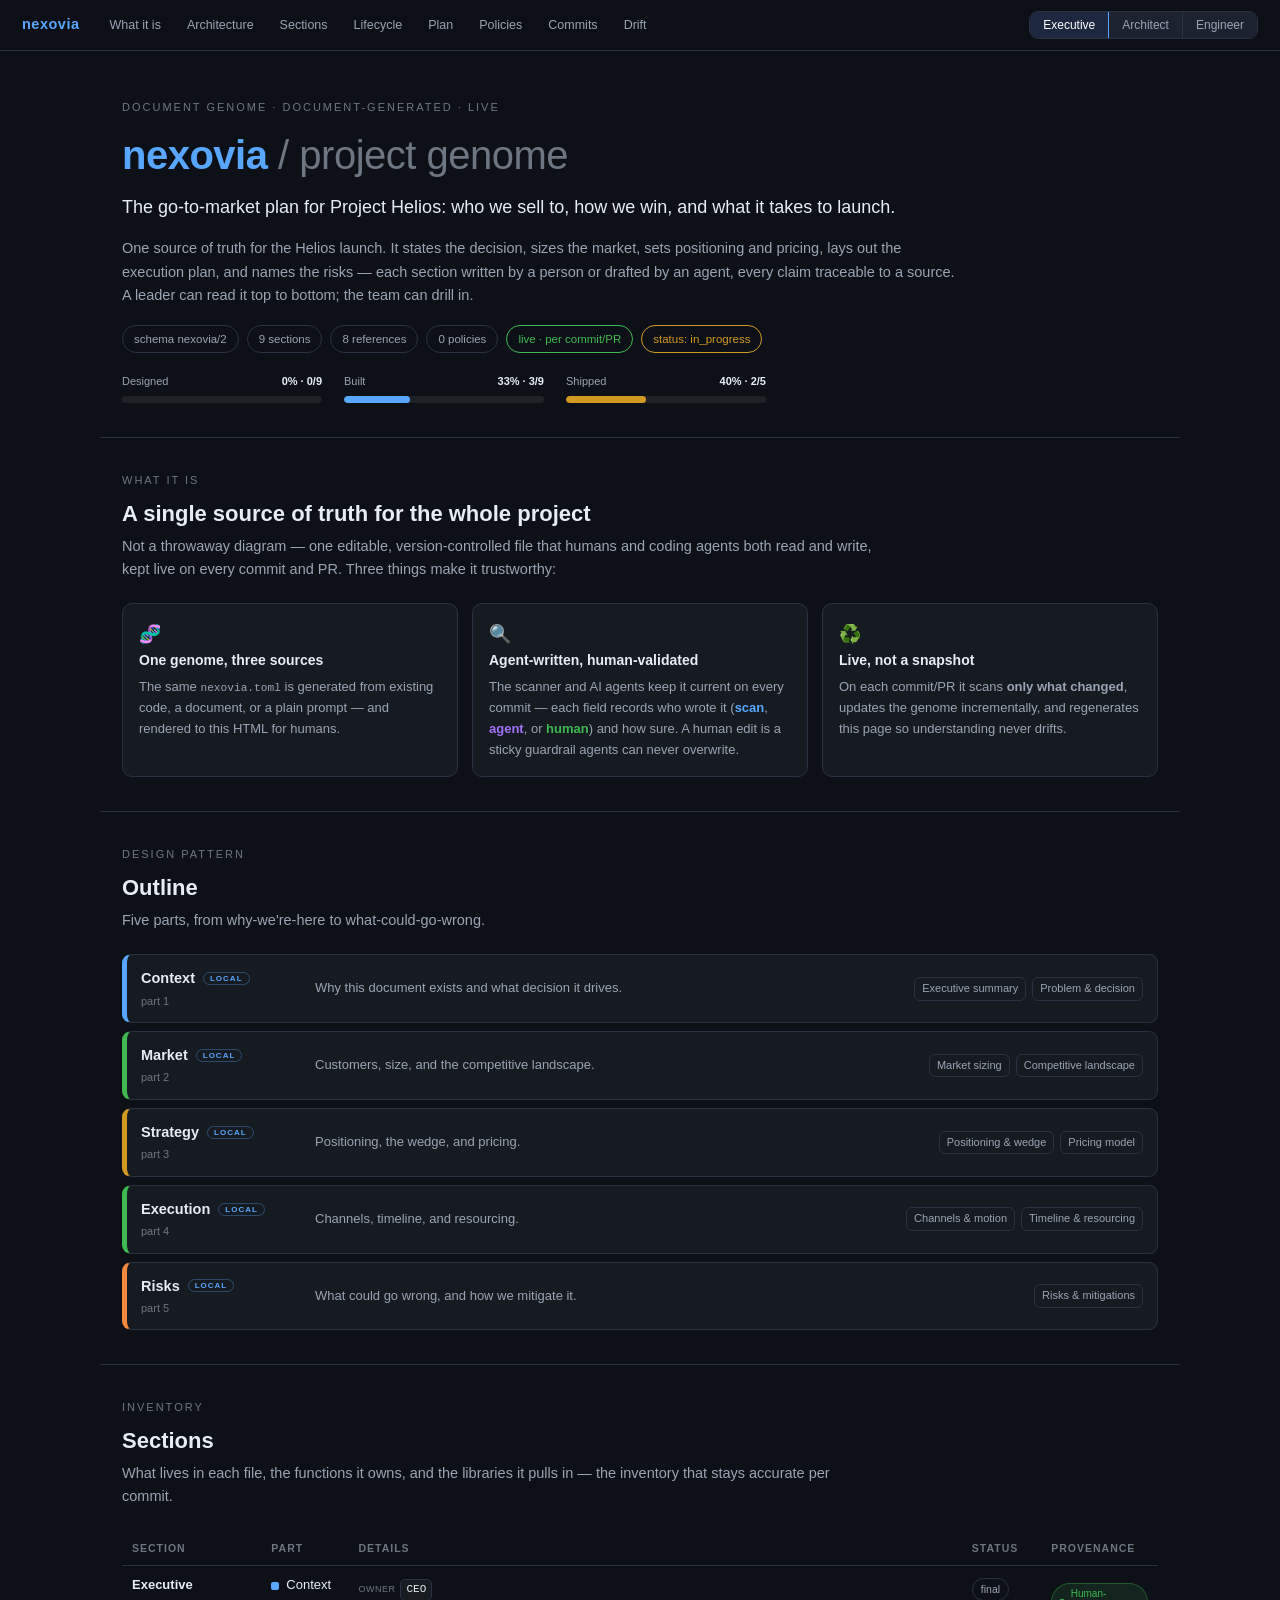
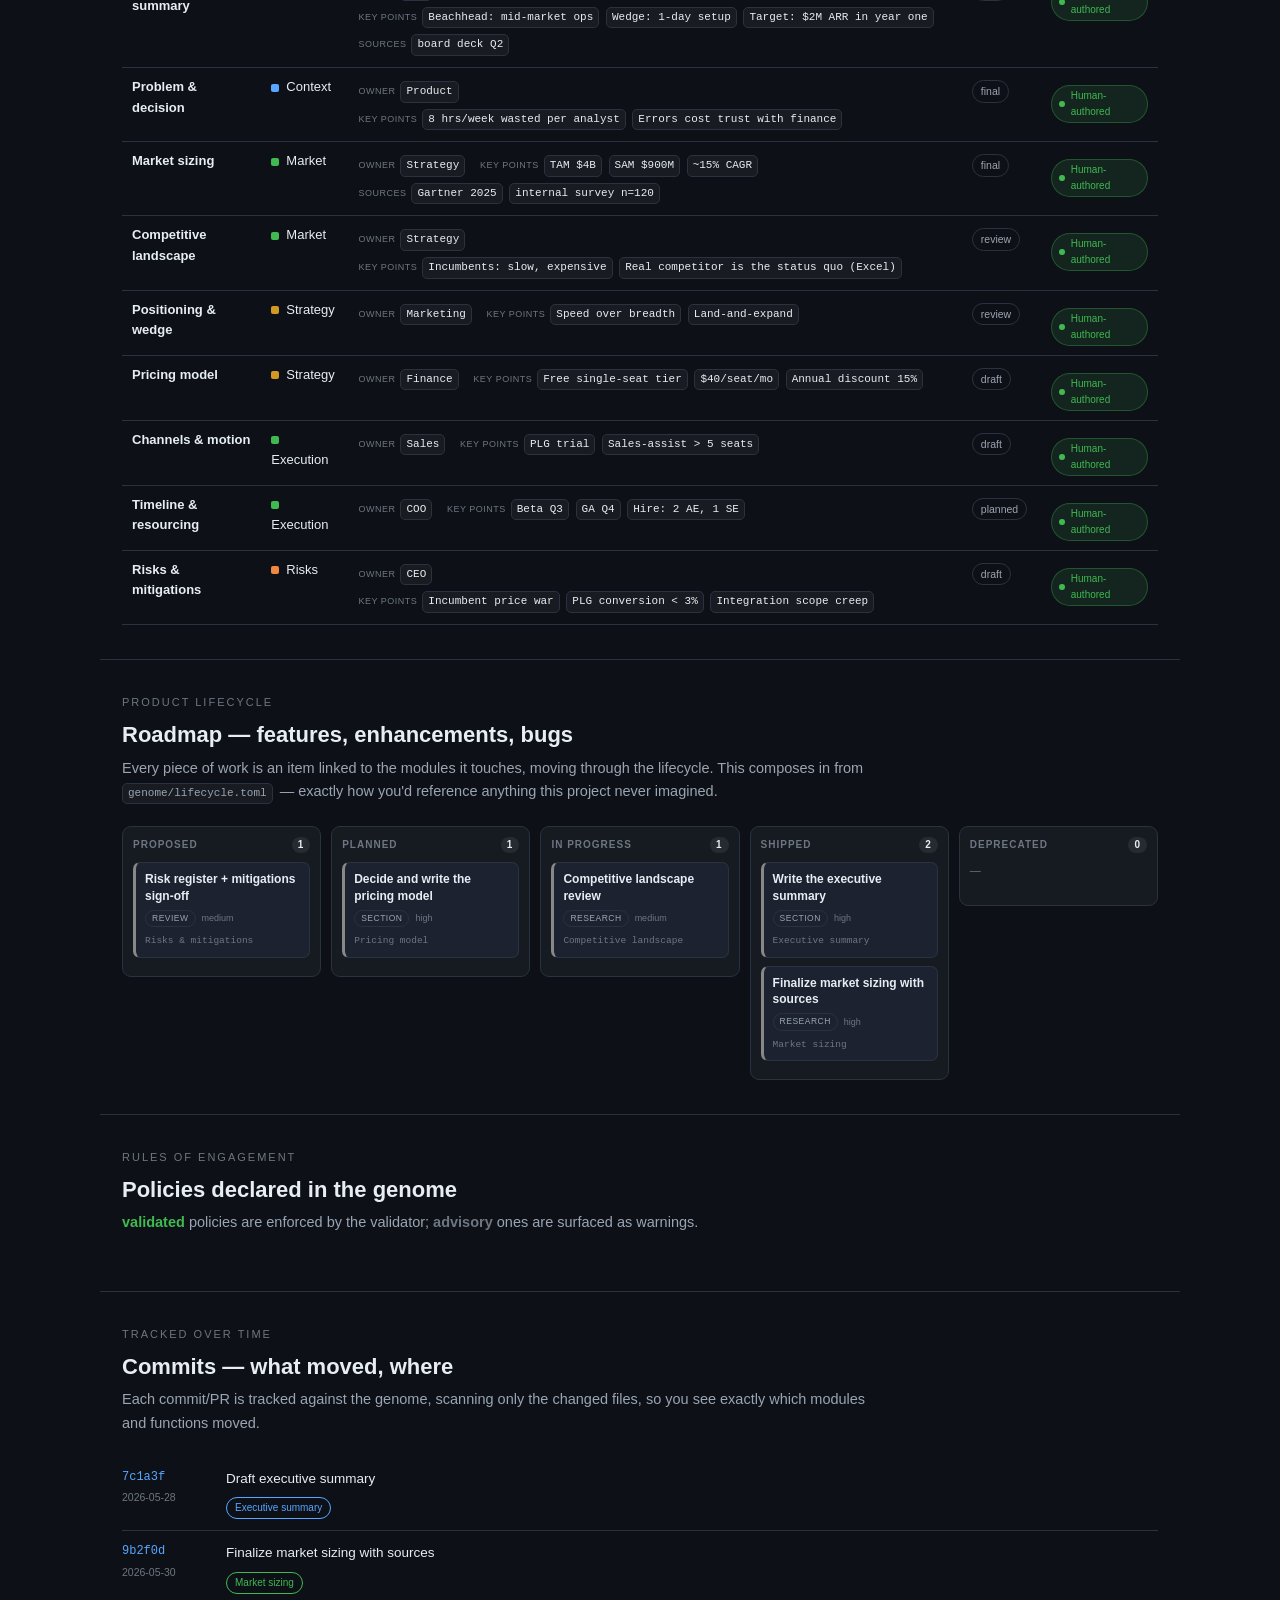
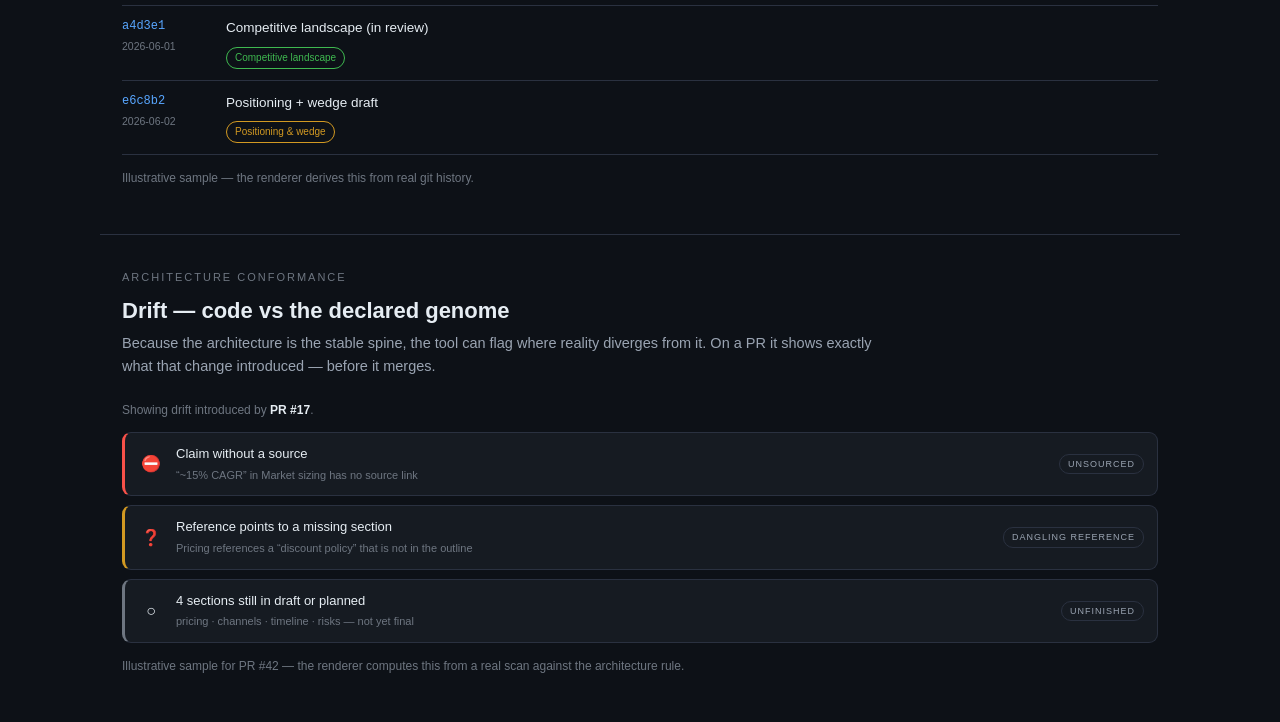
<file: examples/strategy-doc/report.html>
<!DOCTYPE html>
<html lang="en">
<head>
<meta charset="utf-8">
<meta name="viewport" content="width=device-width, initial-scale=1">
<title>nexovia — project genome (mock)</title>
<!--
  HAND-BUILT VISUAL CONTRACT for nexovia v2 (Phase 0b).
  No tool produced this — it is the target the Rust renderer (render_html) must
  reproduce from v2/nexovia.toml in Phase 1. Self-contained, offline, no deps.
  The graph is a real interactive viewer: TOPOLOGY (force-directed, draggable)
  and HIERARCHY (tree) views, with per-file function/library drill-in.
  GENOME below is the parsed v2/nexovia.toml.
-->
<style>
  :root{
    --bg:#0d1117; --panel:#161b22; --panel2:#1c2230; --line:#2a3140; --ink:#e6edf3;
    --mut:#9aa4b2; --faint:#6e7681; --accent:#58a6ff;
    --human:#3fb950; --scan:#58a6ff; --llm:#d29922; --agent:#a371f7;
    --L-governance:#c9d1d9; --L-orchestration:#58a6ff; --L-execution:#3fb950;
    --L-persistence:#d29922; --L-surface:#a371f7;
  }
  *{box-sizing:border-box}
  html{scroll-behavior:smooth}
  body{margin:0;background:var(--bg);color:var(--ink);
    font:14.5px/1.6 -apple-system,BlinkMacSystemFont,"Segoe UI",Helvetica,Arial,sans-serif}
  code,.mono{font-family:ui-monospace,SFMono-Regular,Menlo,monospace;font-size:.86em}

  nav{position:sticky;top:0;z-index:20;display:flex;gap:6px;align-items:center;flex-wrap:wrap;
    padding:10px 22px;background:#0d1117ee;backdrop-filter:blur(8px);border-bottom:1px solid var(--line)}
  nav .brand{font-weight:800;letter-spacing:.5px;margin-right:14px}
  nav .brand b{color:var(--accent)}
  nav a{font-size:12.5px;color:var(--mut);text-decoration:none;padding:5px 10px;border-radius:7px}
  nav a:hover{color:var(--ink);background:#ffffff0d}

  section{max-width:1080px;margin:0 auto;padding:34px 22px;border-bottom:1px solid var(--line)}
  .eyebrow{font-size:11px;letter-spacing:2px;text-transform:uppercase;color:var(--faint);margin:0 0 6px}
  h2.sec{font-size:22px;margin:0 0 4px}
  .sublede{color:var(--mut);margin:0 0 22px;max-width:760px}

  .hero{padding-top:48px}
  .hero h1{font-size:40px;margin:0 0 6px;letter-spacing:-.5px}
  .hero h1 b{color:var(--accent)}
  .hero .tag{font-size:18px;max-width:780px;margin:0 0 16px}
  .hero .intent{color:var(--mut);max-width:840px;white-space:pre-line}
  .chips{display:flex;gap:8px;flex-wrap:wrap;margin:18px 0 0}
  .chip{font-size:11.5px;color:var(--mut);border:1px solid var(--line);border-radius:20px;padding:4px 11px}
  .chip.warn{border-color:var(--llm);color:var(--llm)}
  .chip.live{border-color:var(--human);color:var(--human)}

  .cards{display:grid;grid-template-columns:repeat(3,1fr);gap:14px}
  .card{background:var(--panel);border:1px solid var(--line);border-radius:10px;padding:16px}
  .card h3{margin:0 0 6px;font-size:14px}.card p{margin:0;color:var(--mut);font-size:13px}.card .ic{font-size:18px}

  .stack{display:flex;flex-direction:column;gap:8px}
  .layer{display:grid;grid-template-columns:160px 1fr 240px;gap:14px;align-items:center;
    background:var(--panel);border:1px solid var(--line);border-left:5px solid var(--lc,#888);border-radius:9px;padding:12px 14px}
  .layer .lname{font-weight:700}.layer .lname small{display:block;color:var(--faint);font-weight:400;font-size:11px;margin-top:2px}
  .layer .lrole{color:var(--mut);font-size:13px}.layer .lrole .hex{color:var(--ink)}
  .layer .lmods{display:flex;gap:6px;flex-wrap:wrap;justify-content:flex-end}
  .modtag{font-size:11px;border:1px solid var(--line);border-radius:6px;padding:2px 7px;color:var(--mut);cursor:pointer}
  .modtag:hover{color:var(--ink);border-color:var(--accent)}
  .ruleline{margin-top:12px;padding:10px 12px;background:#3fb95015;border:1px solid #3fb95040;border-radius:8px;font-size:13px}
  .ruleline b{color:var(--human)}
  .inh,.ovr{font-size:8px;letter-spacing:1px;text-transform:uppercase;border-radius:10px;padding:1px 6px;vertical-align:middle;margin-left:8px}
  .inh{color:var(--faint);border:1px solid var(--line)}
  .ovr{color:var(--agent);border:1px solid #a371f755;background:#a371f720}

  /* ===== interactive graph ===== */
  .gbar{display:flex;gap:8px;align-items:center;flex-wrap:wrap;margin-bottom:10px}
  .seg{display:flex;border:1px solid var(--line);border-radius:9px;overflow:hidden}
  .seg .gbtn{border:0;border-radius:0;border-right:1px solid var(--line)}.seg .gbtn:last-child{border-right:0}
  .gbtn{font-size:12px;padding:6px 13px;border:1px solid var(--line);border-radius:8px;background:var(--panel2);color:var(--mut);cursor:pointer}
  .gbtn.on{color:#fff;border-color:var(--accent);background:#1d2740}
  .gbtn:hover{color:var(--ink)}
  .gbar .grow{flex:1}
  .glegend{display:flex;gap:12px;flex-wrap:wrap;font-size:11px;color:var(--mut)}
  .glegend b{display:inline-block;width:9px;height:9px;border-radius:2px;margin-right:5px;vertical-align:middle}
  #graph-host{height:540px;position:relative;background:
    radial-gradient(circle at 1px 1px,#ffffff08 1px,transparent 0) 0 0/24px 24px,var(--panel);
    border:1px solid var(--line);border-radius:10px;overflow:hidden}
  #gsvg{width:100%;height:100%;display:block;cursor:grab;touch-action:none}
  #gsvg.grab{cursor:grabbing}
  .ghint{position:absolute;left:12px;bottom:10px;font-size:11px;color:var(--faint);
    background:#0d1117cc;border:1px solid var(--line);border-radius:7px;padding:6px 10px;pointer-events:none}
  .lnk{fill:none;stroke:var(--faint);opacity:.5}
  .lnk.dep{stroke-width:1.4}.lnk.tree{stroke-width:1.2;opacity:.4}.lnk.fn{stroke-width:1;opacity:.35;stroke-dasharray:3 3}
  .lnk.hot{stroke:var(--accent);opacity:1;stroke-width:2.2}
  .gn{cursor:pointer}
  .gn rect,.gn .chip-r{stroke-width:1.6}
  .gn.planned rect{stroke-dasharray:5 3}
  .gn:hover rect{filter:brightness(1.3)}
  .gn.sel rect{stroke:#fff;stroke-width:2.6}
  .gn.dim{opacity:.22}
  .gn .t{font-size:11px;font-weight:600;fill:var(--ink);pointer-events:none}
  .gn .s{font-size:8.5px;fill:var(--mut);pointer-events:none}
  .gn.fn .t{font-family:ui-monospace,Menlo,monospace;font-size:9.5px;fill:var(--ink)}
  .gn.layer .t,.gn.root .t{font-weight:700;fill:#fff}
  .gcap{fill:var(--faint);font-size:10px;letter-spacing:1px;text-transform:uppercase}

  .detail{margin-top:14px;background:var(--panel);border:1px solid var(--line);border-radius:10px;padding:16px}
  .detail .dt{font-size:17px;font-weight:700}.detail .dp{font-family:ui-monospace,Menlo,monospace;font-size:11px;color:var(--scan);margin-top:2px}
  .dgrid{display:grid;grid-template-columns:1fr 1fr;gap:14px;margin-top:12px}
  .pill{display:inline-block;font-size:10.5px;padding:2px 8px;border-radius:20px;border:1px solid var(--line);color:var(--mut);margin:3px 4px 0 0}
  .field{margin:0 0 12px;padding:10px 11px;background:var(--panel2);border:1px solid var(--line);border-radius:8px}
  .field .k{font-size:9.5px;letter-spacing:1px;text-transform:uppercase;color:var(--faint)}
  .field .v{margin-top:5px;font-size:12.5px}.field .v i{color:var(--faint)}
  .prov{display:inline-flex;align-items:center;gap:6px;font-size:10px;padding:2px 7px;border-radius:20px;margin-top:8px}
  .prov .dot{width:6px;height:6px;border-radius:50%;background:currentColor}
  .prov.human{background:#3fb95020;color:var(--human);border:1px solid #3fb95055}
  .prov.scan{background:#58a6ff20;color:var(--scan);border:1px solid #58a6ff55}
  .prov.llm{background:#d2992220;color:var(--llm);border:1px solid #d2992255}
  .conf{height:4px;border-radius:3px;background:#ffffff14;margin-top:6px;overflow:hidden}.conf>i{display:block;height:100%}
  .fn{font-family:ui-monospace,Menlo,monospace;font-size:11px;background:#ffffff0c;border:1px solid var(--line);border-radius:5px;padding:1px 5px;margin:2px 3px 0 0;display:inline-block;cursor:pointer}
  .lib{font-size:11px;color:var(--llm);margin:2px 6px 0 0;display:inline-block}

  table{width:100%;border-collapse:collapse;font-size:13px}
  th,td{text-align:left;padding:9px 10px;border-bottom:1px solid var(--line);vertical-align:top}
  th{font-size:10.5px;letter-spacing:1px;text-transform:uppercase;color:var(--faint);font-weight:600}
  td .ldot{display:inline-block;width:8px;height:8px;border-radius:2px;margin-right:7px;vertical-align:middle}
  td.path{font-family:ui-monospace,Menlo,monospace;font-size:11px;color:var(--scan)}

  .policy{background:var(--panel);border:1px solid var(--line);border-left:4px solid var(--accent);border-radius:9px;padding:14px 15px;margin:10px 0}
  .policy.advisory{border-left-color:var(--faint)}
  .policy .ph{display:flex;justify-content:space-between;align-items:center;gap:10px}
  .policy .pn{font-weight:700;text-transform:capitalize;font-size:14px}
  .policy .enf{font-size:9px;letter-spacing:1px;text-transform:uppercase;padding:2px 8px;border-radius:20px}
  .policy .enf.validated{background:#3fb95020;color:var(--human);border:1px solid #3fb95055}
  .policy .enf.advisory{background:#ffffff10;color:var(--faint);border:1px solid var(--line)}
  .policy .ps{margin-top:7px;font-size:13px}.policy .pw{margin-top:6px;font-size:12.5px;color:var(--mut)}

  .commit{display:grid;grid-template-columns:90px 1fr;gap:14px;padding:11px 0;border-bottom:1px solid var(--line)}
  .commit .hash{font-family:ui-monospace,Menlo,monospace;font-size:12px;color:var(--scan)}
  .commit .date{font-size:10.5px;color:var(--faint);margin-top:2px}.commit .msg{font-size:13.5px}
  .commit .touch{margin-top:5px}.commit .touch .pill{font-size:10px;cursor:pointer}
  .note{color:var(--faint);font-size:12px;margin-top:14px}

  /* completion strip (hero) */
  .completion{display:flex;gap:22px;flex-wrap:wrap;margin-top:20px}
  .meter{min-width:200px}
  .meter .ml{display:flex;justify-content:space-between;font-size:11px;color:var(--mut);margin-bottom:5px}
  .meter .ml b{color:var(--ink)}
  .meter .bar{height:7px;border-radius:5px;background:#ffffff12;overflow:hidden}
  .meter .bar > i{display:block;height:100%;border-radius:5px}

  /* lifecycle board */
  .board{display:grid;grid-template-columns:repeat(5,1fr);gap:10px;align-items:start}
  .col{background:var(--panel);border:1px solid var(--line);border-radius:9px;padding:10px;min-height:80px}
  .col h4{margin:0 0 9px;font-size:10px;letter-spacing:1px;text-transform:uppercase;color:var(--faint);display:flex;justify-content:space-between}
  .col h4 span{color:var(--ink);background:#ffffff12;border-radius:10px;padding:0 6px;font-size:10px}
  .item{background:var(--panel2);border:1px solid var(--line);border-left:3px solid var(--kc,#888);border-radius:7px;padding:8px 9px;margin-bottom:8px;cursor:pointer}
  .item:hover{border-color:var(--accent)}
  .item .it{font-size:12px;font-weight:600;line-height:1.35}
  .item .im{display:flex;gap:6px;flex-wrap:wrap;margin-top:6px;align-items:center}
  .kind{font-size:8.5px;letter-spacing:.5px;text-transform:uppercase;border-radius:10px;padding:1px 6px;border:1px solid var(--line);color:var(--mut)}
  .kind.feature{color:var(--scan);border:1px solid #58a6ff55;background:#58a6ff18}
  .kind.enhancement{color:var(--human);border:1px solid #3fb95055;background:#3fb95018}
  .kind.bug{color:#f85149;border:1px solid #f8514955;background:#f8514918}
  .kind.chore,.kind.spike{color:var(--mut);border:1px solid var(--line)}
  .prio{font-size:9px;color:var(--faint)}
  .item .mn{font-size:9.5px;color:var(--faint);font-family:ui-monospace,Menlo,monospace}

  /* drift */
  .drow{display:grid;grid-template-columns:26px 1fr auto;gap:12px;align-items:center;padding:11px 13px;background:var(--panel);border:1px solid var(--line);border-radius:9px;margin-bottom:9px}
  .drow.bad{border-left:3px solid #f85149}
  .drow.warn{border-left:3px solid var(--llm)}
  .drow.ok{border-left:3px solid var(--faint)}
  .drow .dic{font-size:16px;text-align:center}
  .drow .dmsg{font-size:13px}
  .drow .dmsg small{display:block;color:var(--faint);font-size:11px;margin-top:2px}
  .drow .dtag{font-size:9px;letter-spacing:1px;text-transform:uppercase;color:var(--mut);border:1px solid var(--line);border-radius:10px;padding:2px 8px;white-space:nowrap}
  @media(max-width:840px){.board{grid-template-columns:1fr 1fr}}

  @media(max-width:840px){.cards{grid-template-columns:1fr}.dgrid{grid-template-columns:1fr}
    .layer{grid-template-columns:1fr;gap:6px}.layer .lmods{justify-content:flex-start}}
  body.view-exec .t-arch, body.view-exec .t-eng{display:none!important}
  body.view-arch .t-eng{display:none!important}
  .exf{display:inline-block;margin:2px 8px 2px 0}.exf .exk{font-size:9px;letter-spacing:.5px;text-transform:uppercase;color:var(--faint);margin-right:5px}
  .planwrap{display:grid;grid-template-columns:repeat(auto-fit,minmax(300px,1fr));gap:14px;align-items:start}
  .panel{background:var(--panel);border:1px solid var(--line);border-radius:10px;padding:15px}
  .panel h3{margin:0 0 8px;font-size:13px}
  .panel .big{font-size:20px;font-weight:700}
  .panel .muted{color:var(--mut);font-size:12px}
  .panel .ps{color:var(--mut);font-size:12.5px;margin:8px 0}
  .panel .kv{font-size:12.5px;margin:7px 0;display:flex;gap:8px;flex-wrap:wrap;align-items:center}
  .panel .kv>span:first-child{color:var(--faint);min-width:118px}
  .panel .kv.gate{display:block}
  .mini{width:100%;border-collapse:collapse;margin-top:10px;font-size:12px}
  .mini td{padding:5px 6px;border-bottom:1px solid var(--line)}
</style>
</head>
<body>

<nav>
  <span class="brand"><b>nexovia</b></span>
  <a href="#overview">What it is</a><a href="#architecture">Architecture</a>
  <a href="#graph" class="t-arch">Graph</a><a href="#modules" id="nav_comp">Components</a>
  <a href="#lifecycle">Lifecycle</a><a href="#delivery">Plan</a><a href="#policies">Policies</a>
  <a href="#commits">Commits</a><a href="#drift">Drift</a>
  <span style="flex:1"></span>
  <span class="seg"><button class="gbtn" id="v_exec" title="Purpose, status, % done, risks, owners">Executive</button><button class="gbtn" id="v_arch" title="All dependencies &amp; structure — no code">Architect</button><button class="gbtn on" id="v_eng" title="Everything incl. functions, libraries, paths">Engineer</button></span>
</nav>

<section class="hero" id="top">
  <div class="eyebrow" id="hero_eyebrow"></div>
  <h1><b>nexovia</b> <span style="color:var(--faint);font-weight:400">/ project genome</span></h1>
  <p class="tag" id="hero_tag"></p>
  <p class="intent" id="hero_intent"></p>
  <div class="chips" id="hero_chips"></div>
  <div class="completion" id="completion"></div>
</section>

<section id="overview">
  <div class="eyebrow">What it is</div>
  <h2 class="sec">A single source of truth for the whole project</h2>
  <p class="sublede">Not a throwaway diagram — one editable, version-controlled file that humans and coding agents both read and write, kept live on every commit and PR. Three things make it trustworthy:</p>
  <div class="cards">
    <div class="card"><div class="ic">🧬</div><h3>One genome, three sources</h3><p>The same <code>nexovia.toml</code> is generated from existing code, a document, or a plain prompt — and rendered to this HTML for humans.</p></div>
    <div class="card"><div class="ic">🔍</div><h3>Agent-written, human-validated</h3><p>The scanner and AI agents keep it current on every commit — each field records who wrote it (<b style="color:var(--scan)">scan</b>, <b style="color:var(--agent)">agent</b>, or <b style="color:var(--human)">human</b>) and how sure. A human edit is a sticky guardrail agents can never overwrite.</p></div>
    <div class="card"><div class="ic">♻️</div><h3>Live, not a snapshot</h3><p>On each commit/PR it scans <b>only what changed</b>, updates the genome incrementally, and regenerates this page so understanding never drifts.</p></div>
  </div>
</section>

<section id="architecture">
  <div class="eyebrow">Design pattern</div>
  <h2 class="sec" id="arch_title"></h2>
  <p class="sublede" id="arch_desc"></p>
  <div class="stack" id="stack"></div>
  <div class="ruleline" id="rule"></div>
</section>

<section id="graph" class="t-arch">
  <div class="eyebrow">Architecture map · interactive</div>
  <h2 class="sec">Explore the project visually</h2>
  <p class="sublede">Switch between <b>Topology</b> (how components depend on each other) and <b>Hierarchy</b> (the layer tree). Drag a component, scroll to zoom, drag the canvas to pan. Turn on <b>Functions</b> — or double-click a component — to drill into the functions inside each file.</p>
  <div class="gbar">
    <div class="seg">
      <button class="gbtn on" id="b_topology">Topology</button>
      <button class="gbtn" id="b_hierarchy">Hierarchy</button>
    </div>
    <button class="gbtn" id="b_funcs">＋ Functions</button>
    <button class="gbtn" id="b_reset">Reset view</button>
    <span class="grow"></span>
    <div class="glegend" id="glegend"></div>
  </div>
  <div id="graph-host">
    <svg id="gsvg"><g id="gview"></g></svg>
    <div class="ghint">drag a component · scroll = zoom · drag canvas = pan · double-click = drill into functions</div>
  </div>
  <div class="detail" id="detail"></div>
</section>

<section id="modules">
  <div class="eyebrow" id="mod_eyebrow">Inventory</div>
  <h2 class="sec" id="mod_h">Components</h2>
  <p class="sublede">What lives in each file, the functions it owns, and the libraries it pulls in — the inventory that stays accurate per commit.</p>
  <table id="modtable"><thead><tr><th id="th_one">Component</th><th id="th_grp">Group</th><th>Details</th><th>Status</th><th>Provenance</th></tr></thead><tbody></tbody></table>
</section>

<section id="lifecycle">
  <div class="eyebrow">Product lifecycle</div>
  <h2 class="sec">Roadmap — features, enhancements, bugs</h2>
  <p class="sublede">Every piece of work is an item linked to the modules it touches, moving through the lifecycle. This composes in from <span class="fn">genome/lifecycle.toml</span> — exactly how you'd reference anything this project never imagined.</p>
  <div class="board" id="board"></div>
</section>

<section id="delivery">
  <div class="eyebrow">Delivery · deployment · quality</div>
  <h2 class="sec">Plan, cost, and how it ships</h2>
  <p class="sublede">Estimates, deployment model, and the performance/QA bar. Every value is tagged so a <b style="color:var(--human)">commitment</b> reads differently from an <b style="color:var(--llm)">estimate</b> or a <b style="color:var(--scan)">measurement</b>.</p>
  <div class="planwrap" id="planwrap"></div>
</section>

<section id="policies">
  <div class="eyebrow">Rules of engagement</div>
  <h2 class="sec">Policies declared in the genome</h2>
  <p class="sublede"><b style="color:var(--human)">validated</b> policies are enforced by the validator; <b style="color:var(--faint)">advisory</b> ones are surfaced as warnings.</p>
  <div id="pols"></div>
</section>

<section id="commits">
  <div class="eyebrow">Tracked over time</div>
  <h2 class="sec">Commits — what moved, where</h2>
  <p class="sublede">Each commit/PR is tracked against the genome, scanning only the changed files, so you see exactly which modules and functions moved.</p>
  <div id="clog"></div>
  <p class="note">Illustrative sample — the renderer derives this from real git history.</p>
</section>

<section id="drift">
  <div class="eyebrow">Architecture conformance</div>
  <h2 class="sec">Drift — code vs the declared genome</h2>
  <p class="sublede">Because the architecture is the stable spine, the tool can flag where reality diverges from it. On a PR it shows exactly what that change introduced — before it merges.</p>
  <div id="driftview"></div>
  <p class="note">Illustrative sample for PR #42 — the renderer computes this from a real scan against the architecture rule.</p>
</section>

<script>
const GENOME = {"project":{"name":"Project Helios — Go-to-Market Strategy","kind":"strategy","domain":"document","summary":"The go-to-market plan for Project Helios: who we sell to, how we win, and what it takes to launch.","intent":"One source of truth for the Helios launch. It states the decision, sizes the market, sets positioning and pricing, lays out the execution plan, and names the risks — each section written by a person or drafted by an agent, every claim traceable to a source. A leader can read it top to bottom; the team can drill in.","source":"document","schema":"nexovia/2","status":"in_progress"},"architecture":{"pattern":"outline","description":"Five parts, from why-we're-here to what-could-go-wrong.","layers":{"context":{"order":1,"label":"Context","role":"Why this document exists and what decision it drives.","_ov":[],"_src":"local"},"market":{"order":2,"label":"Market","role":"Customers, size, and the competitive landscape.","_ov":[],"_src":"local"},"strategy":{"order":3,"label":"Strategy","role":"Positioning, the wedge, and pricing.","_ov":[],"_src":"local"},"execution":{"order":4,"label":"Execution","role":"Channels, timeline, and resourcing.","_ov":[],"_src":"local"},"risks":{"order":5,"label":"Risks","role":"What could go wrong, and how we mitigate it.","_ov":[],"_src":"local"}}},"policies":{},"policy_includes":[],"components":{"exec_summary":{"label":"Executive summary","layer":"context","status":"final","owner":"CEO","summary":"Helios targets mid-market ops teams drowning in manual reconciliation; we win on time-to-value and price.","why":"The one section every leader reads — it must stand alone.","key_points":["Beachhead: mid-market ops","Wedge: 1-day setup","Target: $2M ARR in year one"],"sources":["board deck Q2"]},"problem":{"label":"Problem & decision","layer":"context","status":"final","owner":"Product","summary":"Reconciliation is manual, error-prone, and owned by overworked teams. We decide whether to enter now.","why":"Frames the stakes so the rest of the document has a purpose.","key_points":["8 hrs/week wasted per analyst","Errors cost trust with finance"]},"market_sizing":{"label":"Market sizing","layer":"market","status":"final","owner":"Strategy","summary":"TAM ~$4B across mid-market finance ops, growing ~15% a year as tooling consolidates.","why":"Sets the ceiling on the opportunity and justifies the investment.","key_points":["TAM $4B","SAM $900M","~15% CAGR"],"sources":["Gartner 2025","internal survey n=120"]},"competition":{"label":"Competitive landscape","layer":"market","status":"review","owner":"Strategy","summary":"Two incumbents priced for enterprise; a long tail of spreadsheets. We sit between them.","why":"Shows the gap our wedge exploits.","key_points":["Incumbents: slow, expensive","Real competitor is the status quo (Excel)"]},"positioning":{"label":"Positioning & wedge","layer":"strategy","status":"review","owner":"Marketing","summary":"\"Reconciliation done by Friday, not by quarter-end.\" Land on speed, expand to the finance suite.","why":"The promise everything else must support.","key_points":["Speed over breadth","Land-and-expand"]},"pricing":{"label":"Pricing model","layer":"strategy","status":"draft","owner":"Finance","summary":"Per-seat with a usage ceiling; a free tier for one analyst to drive bottoms-up adoption.","why":"Pricing is the strategy made concrete.","key_points":["Free single-seat tier","$40/seat/mo","Annual discount 15%"]},"channels":{"label":"Channels & motion","layer":"execution","status":"draft","owner":"Sales","summary":"Product-led trial funnels into a light-touch sales assist for teams over five seats.","why":"How the strategy actually reaches buyers.","key_points":["PLG trial","Sales-assist > 5 seats"]},"timeline":{"label":"Timeline & resourcing","layer":"execution","status":"planned","owner":"COO","summary":"Private beta in Q3, GA in Q4; needs two AEs and one solutions engineer.","why":"Turns the plan into dates and headcount.","key_points":["Beta Q3","GA Q4","Hire: 2 AE, 1 SE"]},"risks":{"label":"Risks & mitigations","layer":"risks","status":"draft","owner":"CEO","summary":"Incumbent price cut, slow PLG conversion, and integration depth are the top three risks.","why":"Names what could break the plan before it does.","key_points":["Incumbent price war","PLG conversion < 3%","Integration scope creep"]}},"links":[{"from":"positioning","to":"exec_summary","relation":"supports","provenance":{"by":"human","confidence":1.0}},{"from":"market_sizing","to":"positioning","relation":"supports","provenance":{"by":"human","confidence":1.0}},{"from":"competition","to":"positioning","relation":"informs","provenance":{"by":"human","confidence":1.0}},{"from":"pricing","to":"market_sizing","relation":"references","provenance":{"by":"agent","confidence":0.8}},{"from":"channels","to":"pricing","relation":"expands","provenance":{"by":"human","confidence":1.0}},{"from":"timeline","to":"channels","relation":"supports","provenance":{"by":"human","confidence":1.0}},{"from":"risks","to":"pricing","relation":"references","provenance":{"by":"human","confidence":1.0}},{"from":"problem","to":"exec_summary","relation":"supports","provenance":{"by":"human","confidence":1.0}}],"lifecycle":[{"id":"write-exec","kind":"section","title":"Write the executive summary","status":"shipped","priority":"high","components":["exec_summary"],"why":"The section leaders read first."},{"id":"finalize-tam","kind":"research","title":"Finalize market sizing with sources","status":"shipped","priority":"high","components":["market_sizing"],"why":"Numbers must be defensible."},{"id":"competitive","kind":"research","title":"Competitive landscape review","status":"in_progress","priority":"medium","components":["competition"],"why":"Sharpen the wedge against incumbents."},{"id":"pricing-model","kind":"section","title":"Decide and write the pricing model","status":"planned","priority":"high","components":["pricing"],"why":"Pricing gates the whole motion."},{"id":"risk-register","kind":"review","title":"Risk register + mitigations sign-off","status":"proposed","priority":"medium","components":["risks"],"why":"Leadership needs the downside named."}],"commits":[{"hash":"7c1a3f","date":"2026-05-28","msg":"Draft executive summary","components":["exec_summary"],"fns":[]},{"hash":"9b2f0d","date":"2026-05-30","msg":"Finalize market sizing with sources","components":["market_sizing"],"fns":[]},{"hash":"a4d3e1","date":"2026-06-01","msg":"Competitive landscape (in review)","components":["competition"],"fns":[]},{"hash":"e6c8b2","date":"2026-06-02","msg":"Positioning + wedge draft","components":["positioning"],"fns":[]}],"drift":{"pr":17,"rows":[{"sev":"bad","ic":"⛔","msg":"Claim without a source","sub":"“~15% CAGR” in Market sizing has no source link","tag":"unsourced"},{"sev":"warn","ic":"❓","msg":"Reference points to a missing section","sub":"Pricing references a “discount policy” that is not in the outline","tag":"dangling reference"},{"sev":"ok","ic":"○","msg":"4 sections still in draft or planned","sub":"pricing · channels · timeline · risks — not yet final","tag":"unfinished"}]}};

const SAMPLE_COMMITS = [
  {hash:"a1b2c3d", date:"2026-06-03", msg:"spec: author genome + mock (design-first)", components:["genome_model","render_html"], fns:["Genome","render"]},
  {hash:"e4f5a6b", date:"2026-06-04", msg:"feat(genome): model + stable-ordered io", components:["genome_model","genome_io"], fns:["read","write","to_toml_stable"]},
  {hash:"c7d8e9f", date:"2026-06-05", msg:"feat(ingest): deterministic scan + import edges", components:["ingest_scan"], fns:["scan","import_edges","file_symbols"]},
  {hash:"0a1b2c3", date:"2026-06-06", msg:"feat(track): incremental scan on commit/PR", components:["track","ingest_scan"], fns:["on_pr","changed_files","scan_changed"]},
  {hash:"4d5e6f7", date:"2026-06-07", msg:"feat(validate): hexagonal dependency rule as a gate", components:["validate"], fns:["enforce_policies","check_integrity"]},
];

const SAMPLE_DRIFT = {pr:42, rows:[
  {sev:"bad",  ic:"⛔", msg:"New link breaks the core-independent rule", sub:"genome_merge (execution) → genome_io (persistence) — the core must not depend on an adapter", tag:"rule violation"},
  {sev:"warn", ic:"❓", msg:"2 files in code are not declared in the genome", sub:"src/util/cache.rs · src/util/time.rs — scanned but absent from genome/nodes.toml", tag:"undeclared"},
  {sev:"ok",   ic:"○", msg:"9 declared nodes are still planned (not yet built)", sub:"expected for a design-first project — these flip to active as code lands", tag:"unbuilt"},
]};

const A=GENOME.architecture, P=GENOME.project, N=GENOME.components, L=GENOME.lifecycle;
const DOMVOCAB={
 software:{one:'Component',many:'Components',link:'Link',group:'Layer',struct:'Architecture',tech:['functions','libraries']},
 document:{one:'Section',many:'Sections',link:'Reference',group:'Part',struct:'Outline',tech:[]},
 database:{one:'Table',many:'Tables',link:'Relationship',group:'Schema',struct:'Schema',tech:['columns','indexes']},
 workflow:{one:'Step',many:'Steps',link:'Handoff',group:'Stage',struct:'Flow',tech:[]},
};
const DOM=DOMVOCAB[P.domain]||{one:'Component',many:'Components',link:'Link',group:'Group',struct:'Structure',tech:[]};
const COMMITS=GENOME.commits||SAMPLE_COMMITS, DRIFT=GENOME.drift||SAMPLE_DRIFT;
const DONE=new Set(['active','final','live','done','shipped','published']);
const CORE=new Set(['label','path','kind','layer','status','summary','why','tags','provenance','_src','_ov']);
const extraFields=n=>Object.entries(n).filter(([k,v])=>!CORE.has(k)&&v!=null&&!(Array.isArray(v)&&!v.length));
const detailChips=n=>extraFields(n).map(([k,v])=>{const tech=(DOM.tech||[]).includes(k)?' t-eng':'';const vals=Array.isArray(v)?v.map(x=>`<span class="fn">${x}</span>`).join(' '):`<span class="fn">${v}</span>`;return `<span class="exf${tech}"><span class="exk">${k.replace(/_/g,' ')}</span>${vals}</span>`;}).join(' ')||'<span style="color:var(--faint)">—</span>';
const css=v=>getComputedStyle(document.documentElement).getPropertyValue(v).trim();
const PALETTE=['#58a6ff','#3fb950','#d29922','#a371f7','#f0883e','#39c5cf','#db61a2','#c9d1d9'];
const layerColor=l=>{const v=css('--L-'+l); if(v) return v; const i=ORDER.indexOf(l); return PALETTE[(i<0?0:i)%PALETTE.length];};
const PROV_LABEL={human:"Human-authored",scan:"Scanned",llm:"LLM-inferred",agent:"Agent-written"};
const ORDER=Object.entries(A.layers).sort((a,b)=>a[1].order-b[1].order).map(([k])=>k);
const layerOrder=Object.fromEntries(Object.entries(A.layers).map(([k,v])=>[k,v.order]));
const modsByLayer={}; Object.entries(N).forEach(([id,n])=>(modsByLayer[n.layer] ??= []).push(id));

/* ---------- hero / architecture / table / policies / commits ---------- */
hero_eyebrow.textContent=`${P.domain||'project'} genome · ${P.source}-generated · live`;
hero_tag.textContent=P.summary; hero_intent.textContent=P.intent.trim();
hero_chips.innerHTML=`<span class="chip">schema ${P.schema}</span><span class="chip">${Object.keys(N).length} ${DOM.many.toLowerCase()}</span><span class="chip">${GENOME.links.length} ${DOM.link.toLowerCase()}s</span><span class="chip">${Object.keys(GENOME.policies).length} policies</span><span class="chip live">live · per commit/PR</span><span class="chip warn">status: ${P.status}</span>`;
arch_title.textContent=`${DOM.struct}${A.pattern&&A.pattern.toLowerCase()!==DOM.struct.toLowerCase()?" ("+A.pattern+")":""}${A.basis?" — "+A.basis.join(" + "):""}`;
arch_desc.innerHTML=A.description+(A.extends?`<br><span style="color:var(--faint)">Inherits structure from <a href="${A.extends}" target="_blank" style="color:var(--scan)">${A.extends.split('/').pop()}</a> — the pattern is declared, not imposed: the structure is declared, not imposed — extend a shared one, define your own, or use none.</span>`:'');
document.getElementById('stack').innerHTML=Object.entries(A.layers).sort((a,b)=>a[1].order-b[1].order)
  .map(([key,L])=>`<div class="layer" style="--lc:${layerColor(key)}"><div class="lname">${L.label}${L._src==='local'?'<span class="inh" style="color:var(--scan);border-color:#58a6ff55">local</span>':(L._ov&&L._ov.length)?`<span class="ovr" title="overridden locally: ${L._ov.join(', ')}">override</span>`:'<span class="inh">inherited</span>'}<small>${DOM.group.toLowerCase()} ${L.order}${L.twelve_factor?" · <span class=\"t-arch\">"+L.twelve_factor+"</span>":""}</small></div><div class="lrole">${L.role}${L.hexagonal?"<br><span class=\"hex t-arch\">⬡ "+L.hexagonal+"</span>":""}</div><div class="lmods">${(modsByLayer[key]||[]).map(id=>`<span class="modtag" onclick="goNode('${id}')">${N[id].label}</span>`).join('')||'—'}</div></div>`).join('');
{const r=document.getElementById('rule'); if(A.dependency_rule){r.classList.add('t-arch'); r.innerHTML=`<b>Dependency rule (${A.dependency_rule}):</b> the core never depends outward — outer ${DOM.many.toLowerCase()} reach inward; the validator enforces it.`;} else r.style.display='none';}
document.getElementById('glegend').innerHTML=ORDER.map(l=>`<span><b style="background:${layerColor(l)}"></b>${A.layers[l].label}</span>`).join('');
document.querySelector('#modtable tbody').innerHTML=Object.entries(N).sort((a,b)=>((layerOrder[a[1].layer]||0)-(layerOrder[b[1].layer]||0))).map(([id,n])=>`<tr><td><b>${n.label}</b>${n.path?`<div class="path t-eng">${n.path}</div>`:''}</td><td>${n.layer?`<span class="ldot" style="background:${layerColor(n.layer)}"></span>${A.layers[n.layer]?A.layers[n.layer].label:n.layer}`:'—'}</td><td>${detailChips(n)}</td><td><span class="pill">${n.status||'—'}</span></td><td>${provBadge(n.provenance?.summary)}</td></tr>`).join('');
{ const inc=GENOME.policy_includes||[];
  const incHtml = inc.length?`<div class="note" style="margin:0 0 12px">Inherited from shared, centrally-maintained sets: ${inc.map(f=>`<span class="fn">${f}</span>`).join(' ')}</div>`:'';
  const srcBadge=p=>({
    inherited:'<span class="inh">inherited</span>',
    override:`<span class="ovr" title="overridden locally: ${(p._ov||[]).join(', ')}">override</span>`,
    local:'<span class="inh" style="color:var(--scan);border-color:#58a6ff55">local</span>',
  }[p._src||'local']);
  document.getElementById('pols').innerHTML = incHtml + Object.entries(GENOME.policies).map(([name,p])=>`
    <div class="policy ${p.enforcement}">
      <div class="ph">
        <span class="pn">${name}${srcBadge(p)}${p.ref?` <a href="${p.ref}" target="_blank" style="color:var(--scan);font-weight:400;font-size:11px">↗ ref</a>`:''}</span>
        <span class="enf ${p.enforcement}">${p.enforcement}</span>
      </div>
      ${p.statement?`<div class="ps">${p.statement}</div>`:''}
      ${p.ref?`<div class="pw"><b style="color:var(--faint)">Source:</b> <a href="${p.ref}" target="_blank" style="color:var(--scan)">${p.ref}</a></div>`:''}
      ${p.why?`<div class="pw"><b style="color:var(--faint)">Why:</b> ${p.why}</div>`:''}
      <div style="margin-top:8px">${(p.scope||[]).map(s=>`<span class="pill">${s}</span>`).join('')}</div>
    </div>`).join('');
}
document.getElementById('clog').innerHTML=COMMITS.map(c=>`<div class="commit"><div><div class="hash">${c.hash}</div><div class="date">${c.date}</div></div><div><div class="msg">${c.msg}</div><div class="touch">${c.components.map(id=>`<span class="pill" style="border-color:${layerColor(N[id]?.layer)};color:${layerColor(N[id]?.layer)}" onclick="goNode('${id}')">${N[id]?.label||id}</span>`).join('')} ${c.fns.map(f=>`<span class="fn" style="margin-top:0">${f}</span>`).join(' ')}</div></div></div>`).join('');

// completion — designed (spec) / built (code) / shipped (lifecycle)
{ const tot=Object.keys(N).length;
  const built=Object.values(N).filter(n=>DONE.has(n.status)).length;
  const designed=Object.values(N).filter(n=>n.summary&&n.why&&n.provenance&&n.provenance.summary&&n.provenance.why).length;
  const shipped=L.filter(i=>i.status==='shipped').length;
  const meter=(lab,done,t,col)=>{const p=t?Math.round(done/t*100):0;return `<div class="meter"><div class="ml"><span>${lab}</span><b>${p}% · ${done}/${t}</b></div><div class="bar"><i style="width:${p}%;background:${col}"></i></div></div>`;};
  document.getElementById('completion').innerHTML=meter('Designed',designed,tot,'var(--human)')+meter('Built',built,tot,'var(--scan)')+meter('Shipped',shipped,L.length,'var(--llm)');
}

// lifecycle board
{ const STAGES=['proposed','planned','in_progress','shipped','deprecated'];
  const KC={feature:'#58a6ff',enhancement:'#3fb950',bug:'#f85149',chore:'#8b98a8',spike:'#8b98a8'};
  document.getElementById('board').innerHTML=STAGES.map(st=>{
    const items=L.filter(i=>i.status===st);
    return `<div class="col"><h4>${st.replace('_',' ')}<span>${items.length}</span></h4>${items.map(i=>`
      <div class="item" style="--kc:${KC[i.kind]||'#888'}" onclick="goNode('${(i.components||[])[0]||''}')">
        <div class="it">${i.title}</div>
        <div class="im"><span class="kind ${i.kind}">${i.kind}</span><span class="prio">${i.priority||''}</span></div>
        <div class="im">${(i.components||[]).map(id=>`<span class="mn">${N[id]?N[id].label:id}</span>`).join(' · ')}</div>
      </div>`).join('')||'<div style="color:var(--faint);font-size:11px">—</div>'}</div>`;
  }).join('');
}

// drift
document.getElementById('driftview').innerHTML=
  `<div class="note" style="margin:0 0 12px">Showing drift introduced by <b style="color:var(--ink)">PR #${DRIFT.pr}</b>.</div>`+
  DRIFT.rows.map(r=>`<div class="drow ${r.sev}"><div class="dic">${r.ic}</div><div class="dmsg">${r.msg}<small>${r.sub}</small></div><div class="dtag">${r.tag}</div></div>`).join('');

function provBadge(p){const by=p?.by||'human',conf=p?.confidence??1,col=`var(--${by})`;const meta=(by==='llm'||by==='scan')?` · ${Math.round(conf*100)}%`:'';return `<span class="prov ${by}"><span class="dot"></span>${PROV_LABEL[by]}${meta}</span>`+((by==='llm'||by==='scan')?`<div class="conf"><i style="width:${conf*100}%;background:${col}"></i></div>`:'');}
function field(k,v,prov){return `<div class="field"><div class="k">${k}</div><div class="v">${v||'<i>— empty, awaiting enrichment —</i>'}</div>${provBadge(prov)}</div>`;}
function showDetail(id){
  const n=N[id];if(!n)return;const c=layerColor(n.layer);
  const rel=GENOME.links.filter(e=>e.from===id||e.to===id).map(e=>e.from===id?`→ ${e.relation} <b>${N[e.to].label}</b>`:`← ${N[e.from].label} ${e.relation}`).map(s=>`<div class="pill">${s}</div>`).join('');
  detail.innerHTML=`<div class="dt">${n.label}</div>${n.path?`<div class="dp t-eng">${n.path}</div>`:''}<div style="margin:7px 0"><span class="pill" style="border-color:${c};color:${c}">${n.layer&&A.layers[n.layer]?A.layers[n.layer].label:(n.layer||DOM.one)}</span>${n.kind?`<span class="pill">${n.kind}</span>`:''}<span class="pill">${n.status||''}</span></div><div class="dgrid"><div>${field('Summary',n.summary,n.provenance?.summary)}${field('Why',n.why,n.provenance?.why)}</div><div>${extraFields(n).map(([k,v])=>{const tech=(DOM.tech||[]).includes(k)?' t-eng':'';const vals=Array.isArray(v)?v.map(x=>`<span class="fn">${x}</span>`).join(' '):v;return `<div class="field${tech}"><div class="k">${k.replace(/_/g,' ')}</div><div class="v">${vals}</div></div>`;}).join('')}<div class="field t-arch"><div class="k">Dependencies &amp; ${DOM.link.toLowerCase()}s</div><div class="v">${rel}</div></div></div></div>`;
}

/* ====================== INTERACTIVE GRAPH ====================== */
const GV = {
  mode:'topology', expand:new Set(), sel:null,
  t:{x:0,y:0,k:1}, components:[], links:[], map:{}, pos:{}, ticks:0, raf:null,
  W:0, H:540,
  build(){
    const ns=[], ls=[], map={};
    const add=n=>{ if(GV.pos[n.id]){n.x=GV.pos[n.id].x;n.y=GV.pos[n.id].y;} ns.push(n); map[n.id]=n; return n; };
    if(GV.mode==='hierarchy'){
      const root=add({id:'__root',type:'root',label:P.name});
      ORDER.forEach(l=>{ const mods=modsByLayer[l]; if(!mods||!mods.length)return;
        const ln=add({id:'__L_'+l,type:'layer',layer:l,label:A.layers[l].label});
        ls.push({s:'__root',t:ln.id,kind:'tree'});
        mods.forEach(mid=>{ const mn=add({id:mid,type:'module',...N[mid]}); ls.push({s:ln.id,t:mid,kind:'tree'});
          if(GV.expand.has(mid)) N[mid].functions.forEach(fn=>{ add({id:mid+'#'+fn,type:'fn',layer:N[mid].layer,label:fn,parentId:mid}); ls.push({s:mid,t:mid+'#'+fn,kind:'fn'}); });
        });
      });
    } else {
      Object.keys(N).forEach(mid=>add({id:mid,type:'module',...N[mid]}));
      GENOME.links.forEach(e=>ls.push({s:e.from,t:e.to,kind:'dep',relation:e.relation}));
      Object.keys(N).forEach(mid=>{ if(GV.expand.has(mid)) N[mid].functions.forEach(fn=>{ add({id:mid+'#'+fn,type:'fn',layer:N[mid].layer,label:fn,parentId:mid}); ls.push({s:mid,t:mid+'#'+fn,kind:'fn'}); }); });
    }
    GV.nodes=ns; GV.links=ls; GV.map=map;
    // init any missing positions
    ns.forEach(n=>{ if(n.x==null){ const ci=ORDER.indexOf(n.layer); n.x=140+(ci<0?2:ci)*210+(Math.random()*40-20); n.y=120+(Math.random()*260); } n.vx=n.vx||0; n.vy=n.vy||0; });
    if(GV.mode==='hierarchy'){ GV.layoutTree(); GV.ticks=0; } else { GV.ticks=240; GV.run(); }
    GV.savePos();
  },
  layoutTree(){
    const vGap=120, hGap=92; let leaf=0;
    const place=(id,depth)=>{ const n=GV.map[id]; n.depth=depth;
      const kids=GV.links.filter(l=>l.s===id).map(l=>l.t);
      if(kids.length){ kids.forEach(k=>place(k,depth+1)); n.x=(GV.map[kids[0]].x+GV.map[kids[kids.length-1]].x)/2; }
      else { n.x=leaf*hGap; leaf++; }
      n.y=depth*vGap+40;
    };
    place('__root',0);
    GV.savePos();
  },
  run(){ cancelAnimationFrame(GV.raf); const loop=()=>{ if(GV.ticks>0){ GV.sim(); GV.draw(); GV.ticks--; GV.raf=requestAnimationFrame(loop);} }; GV.raf=requestAnimationFrame(loop); },
  sim(){
    const ns=GV.nodes, CY=GV.H/2;
    for(let i=0;i<ns.length;i++)for(let j=i+1;j<ns.length;j++){ const a=ns[i],b=ns[j];
      let dx=a.x-b.x,dy=a.y-b.y,d2=dx*dx+dy*dy||0.01,d=Math.sqrt(d2),rep=(a.type==='fn'||b.type==='fn'?900:2600)/d2,fx=dx/d*rep,fy=dy/d*rep;
      a.vx+=fx;a.vy+=fy;b.vx-=fx;b.vy-=fy; }
    GV.links.forEach(l=>{ const a=GV.map[l.s],b=GV.map[l.t]; if(!a||!b)return;
      const L=l.kind==='fn'?64:155; let dx=b.x-a.x,dy=b.y-a.y,d=Math.hypot(dx,dy)||0.01,f=(d-L)*0.04,fx=dx/d*f,fy=dy/d*f;
      a.vx+=fx;a.vy+=fy;b.vx-=fx;b.vy-=fy; });
    ns.forEach(n=>{ if(n.type==='module'){ const ci=ORDER.indexOf(n.layer); n.vx+=(140+ci*210 - n.x)*0.018; } n.vy+=(CY-n.y)*0.004;
      if(n.pin)return; n.x+=Math.max(-12,Math.min(12,n.vx)); n.y+=Math.max(-12,Math.min(12,n.vy)); n.vx*=0.8; n.vy*=0.8; });
    GV.savePos();
  },
  savePos(){ GV.nodes.forEach(n=>GV.pos[n.id]={x:n.x,y:n.y}); },
  fit(){ const xs=GV.nodes.map(n=>n.x),ys=GV.nodes.map(n=>n.y); if(!xs.length)return;
    const minx=Math.min(...xs)-90,maxx=Math.max(...xs)+90,miny=Math.min(...ys)-50,maxy=Math.max(...ys)+60;
    const host=document.getElementById('graph-host'),w=host.clientWidth,h=host.clientHeight;
    const k=Math.min(w/(maxx-minx),h/(maxy-miny),1.4); GV.t.k=k; GV.t.x=(w-(minx+maxx)*k)/2; GV.t.y=(h-(miny+maxy)*k)/2; GV.draw(); },
  draw(){
    const v=document.getElementById('gview'); v.setAttribute('transform',`translate(${GV.t.x},${GV.t.y}) scale(${GV.t.k})`);
    const sel=GV.sel, conn=new Set(); if(sel){ conn.add(sel); GV.links.forEach(l=>{ if(l.s===sel)conn.add(l.t); if(l.t===sel)conn.add(l.s); }); }
    let h='';
    GV.links.forEach(l=>{ const a=GV.map[l.s],b=GV.map[l.t]; if(!a||!b)return;
      const hot=sel&&(l.s===sel||l.t===sel); const mx=(a.x+b.x)/2;
      const d=GV.mode==='hierarchy'?`M${a.x} ${a.y+14} C ${a.x} ${(a.y+b.y)/2}, ${b.x} ${(a.y+b.y)/2}, ${b.x} ${b.y-14}`:`M${a.x} ${a.y} C ${mx} ${a.y}, ${mx} ${b.y}, ${b.x} ${b.y}`;
      h+=`<path class="lnk ${l.kind}${hot?' hot':''}" d="${d}"/>`; });
    GV.nodes.forEach(n=>{ const c=n.layer?layerColor(n.layer):'#8b98a8'; const dim=sel&&!conn.has(n.id)?' dim':''; const isSel=n.id===sel?' sel':'';
      if(n.type==='fn'){ const w=Math.max(38,n.label.length*6.2+14);
        h+=`<g class="gn fn${dim}" data-id="${n.id}" data-parent="${n.parentId}" transform="translate(${n.x},${n.y})"><rect x="${-w/2}" y="-11" width="${w}" height="22" rx="11" fill="${c}1a" stroke="${c}99"/><text class="t" x="0" y="3.5" text-anchor="middle">${n.label}</text></g>`;
      } else if(n.type==='layer'){ const w=Math.max(96,n.label.length*8+24);
        h+=`<g class="gn layer" data-id="${n.id}" transform="translate(${n.x},${n.y})"><rect x="${-w/2}" y="-14" width="${w}" height="28" rx="14" fill="${c}33" stroke="${c}"/><text class="t" x="0" y="4" text-anchor="middle">${n.label}</text></g>`;
      } else if(n.type==='root'){ const w=Math.max(90,n.label.length*9+24);
        h+=`<g class="gn root" data-id="${n.id}" transform="translate(${n.x},${n.y})"><rect x="${-w/2}" y="-16" width="${w}" height="32" rx="9" fill="#1d2740" stroke="${css('--accent')}"/><text class="t" x="0" y="5" text-anchor="middle">${n.label}</text></g>`;
      } else { const w=156,hh=46;
        h+=`<g class="gn module ${n.status==='planned'?'planned':''}${dim}${isSel}" data-id="${n.id}" transform="translate(${n.x},${n.y})"><rect x="${-w/2}" y="${-hh/2}" width="${w}" height="${hh}" rx="8" fill="${c}22" stroke="${c}"/><text class="t" x="${-w/2+11}" y="-2">${n.label}</text><text class="s" x="${-w/2+11}" y="13">${n.path||n.kind||''}</text></g>`;
      }
    });
    v.innerHTML=h;
  }
};
const gsvg=document.getElementById('gsvg');
GV.W=document.getElementById('graph-host').clientWidth;

// interactions
let drag=null;
gsvg.addEventListener('pointerdown',ev=>{ const g=ev.target.closest('.gn'); const pt=svgPt(ev);
  if(g && g.classList.contains('module')){ const n=GV.map[g.dataset.id]; drag={node:n,ox:pt.x-n.x,oy:pt.y-n.y}; n.pin=true; gsvg.setPointerCapture(ev.pointerId); }
  else if(g && g.classList.contains('fn')){ /* handled on click */ }
  else { drag={pan:true,sx:ev.clientX,sy:ev.clientY,tx:GV.t.x,ty:GV.t.y}; gsvg.classList.add('grab'); }
});
gsvg.addEventListener('pointermove',ev=>{ if(!drag)return;
  if(drag.pan){ GV.t.x=drag.tx+(ev.clientX-drag.sx); GV.t.y=drag.ty+(ev.clientY-drag.sy); GV.draw(); }
  else { const pt=svgPt(ev); drag.node.x=pt.x-drag.ox; drag.node.y=pt.y-drag.oy; GV.savePos(); GV.draw(); }
});
gsvg.addEventListener('pointerup',ev=>{ if(drag&&drag.node){ drag.node.pin=false; if(GV.mode==='topology'){GV.ticks=80;GV.run();} } drag=null; gsvg.classList.remove('grab'); });
gsvg.addEventListener('click',ev=>{ const g=ev.target.closest('.gn'); if(!g)return;
  const id=g.dataset.id;
  if(g.classList.contains('fn')){ GV.sel=g.dataset.parent; showDetail(g.dataset.parent); GV.draw(); return; }
  if(g.classList.contains('module')){ GV.sel=id; showDetail(id); GV.draw(); }
});
gsvg.addEventListener('dblclick',ev=>{ const g=ev.target.closest('.gn'); if(!g||!g.classList.contains('module'))return;
  const id=g.dataset.id; if(GV.expand.has(id))GV.expand.delete(id); else GV.expand.add(id); GV.build(); GV.draw(); });
gsvg.addEventListener('wheel',ev=>{ ev.preventDefault(); const r=gsvg.getBoundingClientRect(); const px=ev.clientX-r.left,py=ev.clientY-r.top; const f=ev.deltaY<0?1.12:0.89;
  const k2=Math.max(0.3,Math.min(2.6,GV.t.k*f)); const wx=(px-GV.t.x)/GV.t.k, wy=(py-GV.t.y)/GV.t.k;
  GV.t.k=k2; GV.t.x=px-wx*k2; GV.t.y=py-wy*k2; GV.draw(); },{passive:false});
function svgPt(ev){ const r=gsvg.getBoundingClientRect(); return {x:(ev.clientX-r.left-GV.t.x)/GV.t.k, y:(ev.clientY-r.top-GV.t.y)/GV.t.k}; }

function setMode(m){ GV.mode=m; b_topology.classList.toggle('on',m==='topology'); b_hierarchy.classList.toggle('on',m==='hierarchy');
  GV.pos={}; GV.build(); GV.fit(); }
b_topology.onclick=()=>setMode('topology');
b_hierarchy.onclick=()=>setMode('hierarchy');
b_funcs.onclick=()=>{ const allOn=Object.keys(N).every(id=>GV.expand.has(id)); GV.expand=allOn?new Set():new Set(Object.keys(N));
  b_funcs.classList.toggle('on',!allOn); GV.pos={}; GV.build(); GV.fit(); };
b_reset.onclick=()=>{ GV.pos={}; GV.build(); GV.fit(); };
function goNode(id,expand){ document.getElementById('graph').scrollIntoView({block:'start'}); if(expand){GV.expand.add(id);GV.build();}
  GV.sel=id; showDetail(id); GV.draw(); }

// boot graph
(function(){
  const D=GENOME.delivery, DP=GENOME.deployment, Q=GENOME.quality, sec=document.getElementById('delivery');
  const has=o=>o&&Object.keys(o).length;
  if(!has(D)&&!has(DP)&&!has(Q)){ if(sec) sec.style.display='none'; return; }
  const money=(n,c)=>`${c||'$'} ${Math.round(n).toLocaleString()}`;
  const trust=(by,conf)=> by==='human'?'<span class="prov human"><span class="dot"></span>commitment</span>'
    : by==='measured'?'<span class="prov scan"><span class="dot"></span>measured</span>'
    : `<span class="prov llm"><span class="dot"></span>estimate · ${Math.round((conf||0.5)*100)}%</span>`;
  let html='';
  if(has(D)&&(D.estimates||[]).length){
    const hrs=D.estimates.reduce((s,e)=>s+(e.hours||0),0), cost=hrs*(D.blended_rate||0);
    html+=`<div class="panel"><h3>Delivery & cost</h3><div class="big">${hrs} hrs · ${money(cost,D.currency)}</div>`+
      `<div class="muted">${(D.team||[]).join(' · ')} @ ${D.currency||'$'}${D.blended_rate}/hr</div>`+
      `<table class="mini">${D.estimates.map(e=>`<tr><td>${e.title||e.item}</td><td>${e.hours}h</td><td>${money(e.hours*(D.blended_rate||0),D.currency)}</td><td>${trust(e.by,e.confidence)}</td></tr>`).join('')}</table></div>`;
  }
  if(has(DP)){
    html+=`<div class="panel"><h3>Deployment</h3><div class="big">${DP.type||''}</div><div class="muted">${DP.model||''}</div><p class="ps">${DP.summary||''}</p>`+
      (DP.targets?`<div class="kv"><span>Targets</span> ${DP.targets.map(x=>`<span class="pill">${x}</span>`).join('')}</div>`:'')+
      (DP.artifacts?`<div class="kv"><span>Artifacts</span> ${DP.artifacts.map(x=>`<span class="fn">${x}</span>`).join(' ')}</div>`:'')+
      (DP.runtime?`<div class="kv"><span>Runtime</span> ${DP.runtime}</div>`:'')+
      `<div style="margin-top:8px">${trust(DP.provenance?DP.provenance.by:'human',DP.provenance?DP.provenance.confidence:1)}</div></div>`;
  }
  if(has(Q)){
    html+=`<div class="panel"><h3>Quality — budgets & gates</h3>`+
      (Q.budgets||[]).map(b=>`<div class="kv"><span>${b.metric}</span> <b>${b.target}</b> <span class="muted">now: ${b.current||'—'}</span> ${trust(b.by,b.confidence)}</div>`).join('')+
      `<div class="t-arch" style="margin-top:8px">`+(Q.gates||[]).map(g=>`<div class="kv gate"><span class="pill">${g.status||'planned'}</span> <b>${g.name}</b><br><span class="muted">${g.rule}</span></div>`).join('')+`</div></div>`;
  }
  document.getElementById('planwrap').innerHTML=html;
})();
nav_comp.textContent=DOM.many; mod_h.textContent=DOM.many; th_one.textContent=DOM.one; th_grp.textContent=DOM.group;
function setView(v){document.body.className='view-'+v; v_exec.classList.toggle('on',v==='exec'); v_arch.classList.toggle('on',v==='arch'); v_eng.classList.toggle('on',v==='eng');}
v_exec.onclick=()=>setView('exec'); v_arch.onclick=()=>setView('arch'); v_eng.onclick=()=>setView('eng');
setView((P.domain==='document'||P.domain==='workflow')?'exec':'arch');
GV.build(); GV.fit(); {const f0=Object.keys(N)[0]; GV.sel=f0; showDetail(f0);} GV.draw();
window.addEventListener('resize',()=>GV.draw());
</script>
</body>
</html>
</file>
<file: site/styles.css>
/* genome.nex-ovia.com — reuses the nex-ovia hub design system (theme tokens
   and components from infraflow-nex-ovia-site/site.css) so the product page
   feels native to the rest of nex-ovia. */

:root {
  --bg:             #0a0a0f;
  --surface:        #111118;
  --surface-raised: #1a1a24;
  --border:         #2a2a3a;
  --accent:         #6c63ff;
  --accent-2:       #00d4aa;
  --accent-warm:    #ff6b6b;
  --text:           #f0f0f5;
  --text-2:         #9090a8;
  --text-muted:     #5a5a72;
  --font-display:   'DM Serif Display', Georgia, serif;
  --font-body:      'DM Sans', system-ui, sans-serif;
  --font-mono:      'JetBrains Mono', monospace;
  --ease:           cubic-bezier(0.16, 1, 0.3, 1);
  --section:        7rem;
  --radius:         0.75rem;
  --radius-sm:      0.375rem;
}

*, *::before, *::after { box-sizing: border-box; margin: 0; padding: 0; }
html { scroll-behavior: smooth; }

body {
  background: var(--bg);
  color: var(--text);
  font-family: var(--font-body);
  font-size: 1rem;
  line-height: 1.7;
  overflow-x: hidden;
}

body::before {
  content: '';
  position: fixed;
  inset: 0;
  background-image: url("data:image/svg+xml,%3Csvg viewBox='0 0 256 256' xmlns='http://www.w3.org/2000/svg'%3E%3Cfilter id='noise'%3E%3CfeTurbulence type='fractalNoise' baseFrequency='0.9' numOctaves='4' stitchTiles='stitch'/%3E%3C/filter%3E%3Crect width='100%25' height='100%25' filter='url(%23noise)' opacity='0.035'/%3E%3C/svg%3E");
  pointer-events: none;
  z-index: 0;
  opacity: 0.4;
}

.container { max-width: 1200px; margin: 0 auto; padding: 0 2rem; position: relative; z-index: 1; }

/* Nav */
nav {
  position: fixed; top: 0; left: 0; right: 0; z-index: 100;
  padding: 1.25rem 0;
  background: rgba(10, 10, 15, 0.8);
  backdrop-filter: blur(20px);
  border-bottom: 1px solid transparent;
  transition: border-color 0.3s var(--ease);
}
nav.scrolled { border-color: var(--border); }
nav .container { display: flex; align-items: center; justify-content: space-between; gap: 2rem; }
.nav-logo { font-family: var(--font-display); font-size: 1.25rem; color: var(--text); text-decoration: none; letter-spacing: -0.02em; }
.nav-logo span { color: var(--accent); }
.nav-logo small { font-family: var(--font-mono); font-size: 0.6rem; color: var(--text-muted); text-transform: uppercase; letter-spacing: 0.1em; margin-left: 0.5rem; }
.nav-links { display: flex; align-items: center; gap: 0.25rem; list-style: none; }
.nav-links a { color: var(--text-2); text-decoration: none; font-size: 0.875rem; font-weight: 500; padding: 0.5rem 0.875rem; border-radius: var(--radius-sm); transition: color 0.2s, background 0.2s; }
.nav-links a:hover { color: var(--text); background: var(--surface-raised); }
.nav-links .highlight a { color: var(--bg); background: var(--accent); font-weight: 600; }
.nav-links .highlight a:hover { background: #7d75ff; color: var(--bg); }

/* Page hero */
.page-hero { padding: 10rem 0 5rem; border-bottom: 1px solid var(--border); position: relative; overflow: hidden; }
.page-hero-glow { position: absolute; width: 600px; height: 600px; border-radius: 50%; background: radial-gradient(circle, rgba(108, 99, 255, 0.1) 0%, transparent 70%); top: -200px; right: -100px; pointer-events: none; }
.page-eyebrow { display: inline-flex; align-items: center; gap: 0.5rem; font-family: var(--font-mono); font-size: 0.75rem; color: var(--accent-2); letter-spacing: 0.1em; text-transform: uppercase; margin-bottom: 1.5rem; padding: 0.375rem 0.875rem; border: 1px solid rgba(0, 212, 170, 0.2); border-radius: 100px; background: rgba(0, 212, 170, 0.05); }
.page-hero h1 { font-family: var(--font-display); font-size: clamp(2.5rem, 5vw, 4rem); line-height: 1.1; letter-spacing: -0.03em; margin-bottom: 1.25rem; max-width: 16ch; }
.page-hero-sub { font-size: 1.125rem; color: var(--text-2); max-width: 640px; line-height: 1.8; font-weight: 300; }
.hero-actions { display: flex; gap: 1rem; margin-top: 2.5rem; flex-wrap: wrap; }

/* Sections */
section { padding: var(--section) 0; position: relative; }
.section-label { font-family: var(--font-mono); font-size: 0.7rem; letter-spacing: 0.15em; text-transform: uppercase; color: var(--accent); margin-bottom: 1.25rem; }
.section-title { font-family: var(--font-display); font-size: clamp(2rem, 4vw, 3rem); line-height: 1.15; letter-spacing: -0.02em; margin-bottom: 3rem; }

/* Buttons */
.btn { display: inline-flex; align-items: center; gap: 0.5rem; padding: 0.875rem 1.75rem; border-radius: var(--radius-sm); font-weight: 600; font-size: 0.9375rem; text-decoration: none; transition: all 0.2s var(--ease); cursor: pointer; border: none; }
.btn-primary { background: var(--accent); color: #fff; }
.btn-primary:hover { background: #7d75ff; transform: translateY(-2px); box-shadow: 0 8px 24px rgba(108, 99, 255, 0.35); }
.btn-secondary { background: var(--surface-raised); color: var(--text); border: 1px solid var(--border); }
.btn-secondary:hover { border-color: var(--accent); color: var(--accent); transform: translateY(-2px); }
.btn-sponsor { background: transparent; color: #ea4aaa; border: 1px solid #ea4aaa; }
.btn-sponsor:hover { background: #ea4aaa; color: white; transform: translateY(-2px); box-shadow: 0 8px 24px rgba(234, 74, 170, 0.3); }
.btn-sponsor::before { content: '♥  '; }

/* Cards + grids */
.grid { display: grid; gap: 1.5rem; }
.grid-3 { grid-template-columns: repeat(3, 1fr); }
.grid-4 { grid-template-columns: repeat(4, 1fr); }
.grid-2 { grid-template-columns: repeat(2, 1fr); }
.card { background: var(--surface); border: 1px solid var(--border); border-radius: var(--radius); padding: 2.5rem; transition: border-color 0.3s, transform 0.3s var(--ease); }
.card:hover { border-color: rgba(108, 99, 255, 0.4); transform: translateY(-3px); }
.card-label { font-family: var(--font-mono); font-size: 0.65rem; letter-spacing: 0.15em; text-transform: uppercase; color: var(--accent); margin-bottom: 1rem; display: block; }
.card-title { font-family: var(--font-display); font-size: 1.375rem; margin-bottom: 0.875rem; letter-spacing: -0.01em; }
.card-body { color: var(--text-2); font-size: 0.9375rem; line-height: 1.75; font-weight: 300; }
.card-split .lead { color: var(--accent-warm); font-family: var(--font-mono); font-size: 0.65rem; letter-spacing: 0.12em; text-transform: uppercase; display: block; margin-bottom: 0.4rem; }
.card-split .lead.good { color: var(--accent-2); }
.card-split p { color: var(--text-2); font-size: 0.9rem; line-height: 1.7; font-weight: 300; margin-bottom: 1.25rem; }
.card-split p:last-child { margin-bottom: 0; }

/* Status badges */
.status { display: inline-flex; align-items: center; gap: 0.375rem; font-family: var(--font-mono); font-size: 0.65rem; letter-spacing: 0.1em; text-transform: uppercase; padding: 0.3rem 0.75rem; border-radius: 100px; }
.status-available { background: rgba(0, 212, 170, 0.1); color: var(--accent-2); border: 1px solid rgba(0, 212, 170, 0.25); }
.status-available::before { content: '●'; font-size: 0.5rem; }

/* Install / code blocks */
.install-row { margin-bottom: 1.25rem; }
.install-row .os { font-family: var(--font-mono); font-size: 0.65rem; letter-spacing: 0.12em; text-transform: uppercase; color: var(--text-muted); margin-bottom: 0.5rem; }
.code-block { display: flex; align-items: center; justify-content: space-between; gap: 1rem; background: #0d0d14; border: 1px solid var(--border); border-radius: var(--radius-sm); padding: 1rem 1.25rem; overflow-x: auto; }
.code-block code { font-family: var(--font-mono); font-size: 0.8125rem; color: var(--text); white-space: nowrap; }
.code-block code .prompt { color: var(--text-muted); user-select: none; }
.copy-btn { flex-shrink: 0; background: var(--surface-raised); border: 1px solid var(--border); color: var(--text-2); border-radius: var(--radius-sm); padding: 0.4rem 0.7rem; cursor: pointer; transition: all 0.2s; font-family: var(--font-mono); font-size: 0.65rem; letter-spacing: 0.08em; text-transform: uppercase; }
.copy-btn:hover { color: var(--accent); border-color: var(--accent); }
.install-note { color: var(--text-2); font-size: 0.9375rem; font-weight: 300; margin-top: 1.25rem; }

/* Release list */
.release-card { background: var(--surface); border: 1px solid var(--border); border-radius: var(--radius); overflow: hidden; }
.release-head { padding: 1.25rem 2rem; border-bottom: 1px solid var(--border); font-family: var(--font-mono); font-size: 0.8rem; color: var(--text-2); display: flex; align-items: center; gap: 0.75rem; flex-wrap: wrap; }
.release-head .ver { color: var(--text); font-weight: 500; }
.release-head .pre { color: var(--accent); font-size: 0.65rem; letter-spacing: 0.1em; text-transform: uppercase; }
.release-row { display: flex; align-items: center; justify-content: space-between; gap: 1rem; padding: 1rem 2rem; border-bottom: 1px solid rgba(42, 42, 58, 0.5); }
.release-row:last-child { border-bottom: none; }
.release-row .os { color: var(--text); font-weight: 500; font-size: 0.9375rem; }
.release-row .arch { color: var(--text-muted); font-family: var(--font-mono); font-size: 0.75rem; margin-left: 0.5rem; }
.release-row .meta { color: var(--text-muted); font-family: var(--font-mono); font-size: 0.75rem; }
.release-row a { color: var(--accent-2); text-decoration: none; font-weight: 600; font-size: 0.875rem; }
.release-row a:hover { color: var(--text); }

/* How steps */
.how-step code { font-family: var(--font-mono); color: var(--accent-2); font-size: 0.9rem; }
.how-step .num { font-family: var(--font-mono); color: var(--text-muted); font-size: 0.75rem; display: block; margin-bottom: 0.75rem; }

/* Sponsor strip */
.sponsor-strip { background: var(--surface); border: 1px solid var(--border); border-radius: var(--radius); padding: 3rem 3.5rem; display: flex; align-items: center; justify-content: space-between; gap: 2rem; flex-wrap: wrap; position: relative; overflow: hidden; }
.sponsor-strip::before { content: ''; position: absolute; inset: 0; background: linear-gradient(135deg, rgba(108, 99, 255, 0.06) 0%, transparent 50%); pointer-events: none; }
.sponsor-label { font-family: var(--font-mono); font-size: 0.7rem; letter-spacing: 0.12em; text-transform: uppercase; color: var(--accent); margin-bottom: 0.5rem; }
.sponsor-title { font-family: var(--font-display); font-size: 1.5rem; letter-spacing: -0.01em; margin-bottom: 0.5rem; }
.sponsor-body { color: var(--text-2); font-size: 0.9375rem; max-width: 480px; line-height: 1.7; font-weight: 300; }

/* Footer */
footer { border-top: 1px solid var(--border); padding: 3rem 0; }
.footer-inner { display: flex; align-items: center; justify-content: space-between; gap: 2rem; flex-wrap: wrap; }
.footer-logo { font-family: var(--font-display); font-size: 1.125rem; color: var(--text); }
.footer-logo span { color: var(--accent); }
.footer-links { display: flex; gap: 1.5rem; list-style: none; flex-wrap: wrap; }
.footer-links a { color: var(--text-muted); text-decoration: none; font-size: 0.875rem; transition: color 0.2s; }
.footer-links a:hover { color: var(--text); }
.footer-copy { color: var(--text-muted); font-size: 0.8125rem; margin-top: 1.5rem; }

/* Animations */
@keyframes fadeUp { from { opacity: 0; transform: translateY(24px); } to { opacity: 1; transform: translateY(0); } }
.reveal { opacity: 0; transform: translateY(20px); transition: opacity 0.7s var(--ease), transform 0.7s var(--ease); }
.reveal.visible { opacity: 1; transform: translateY(0); }
.animate-hero { animation: fadeUp 0.8s var(--ease) both; }
.delay-1 { animation-delay: 0.1s; }
.delay-2 { animation-delay: 0.2s; }

@media (max-width: 900px) {
  .grid-3, .grid-4, .grid-2 { grid-template-columns: 1fr; }
}
@media (max-width: 768px) {
  :root { --section: 4rem; }
  .nav-links { display: none; }
  .sponsor-strip { padding: 2rem; }
}
</file>
